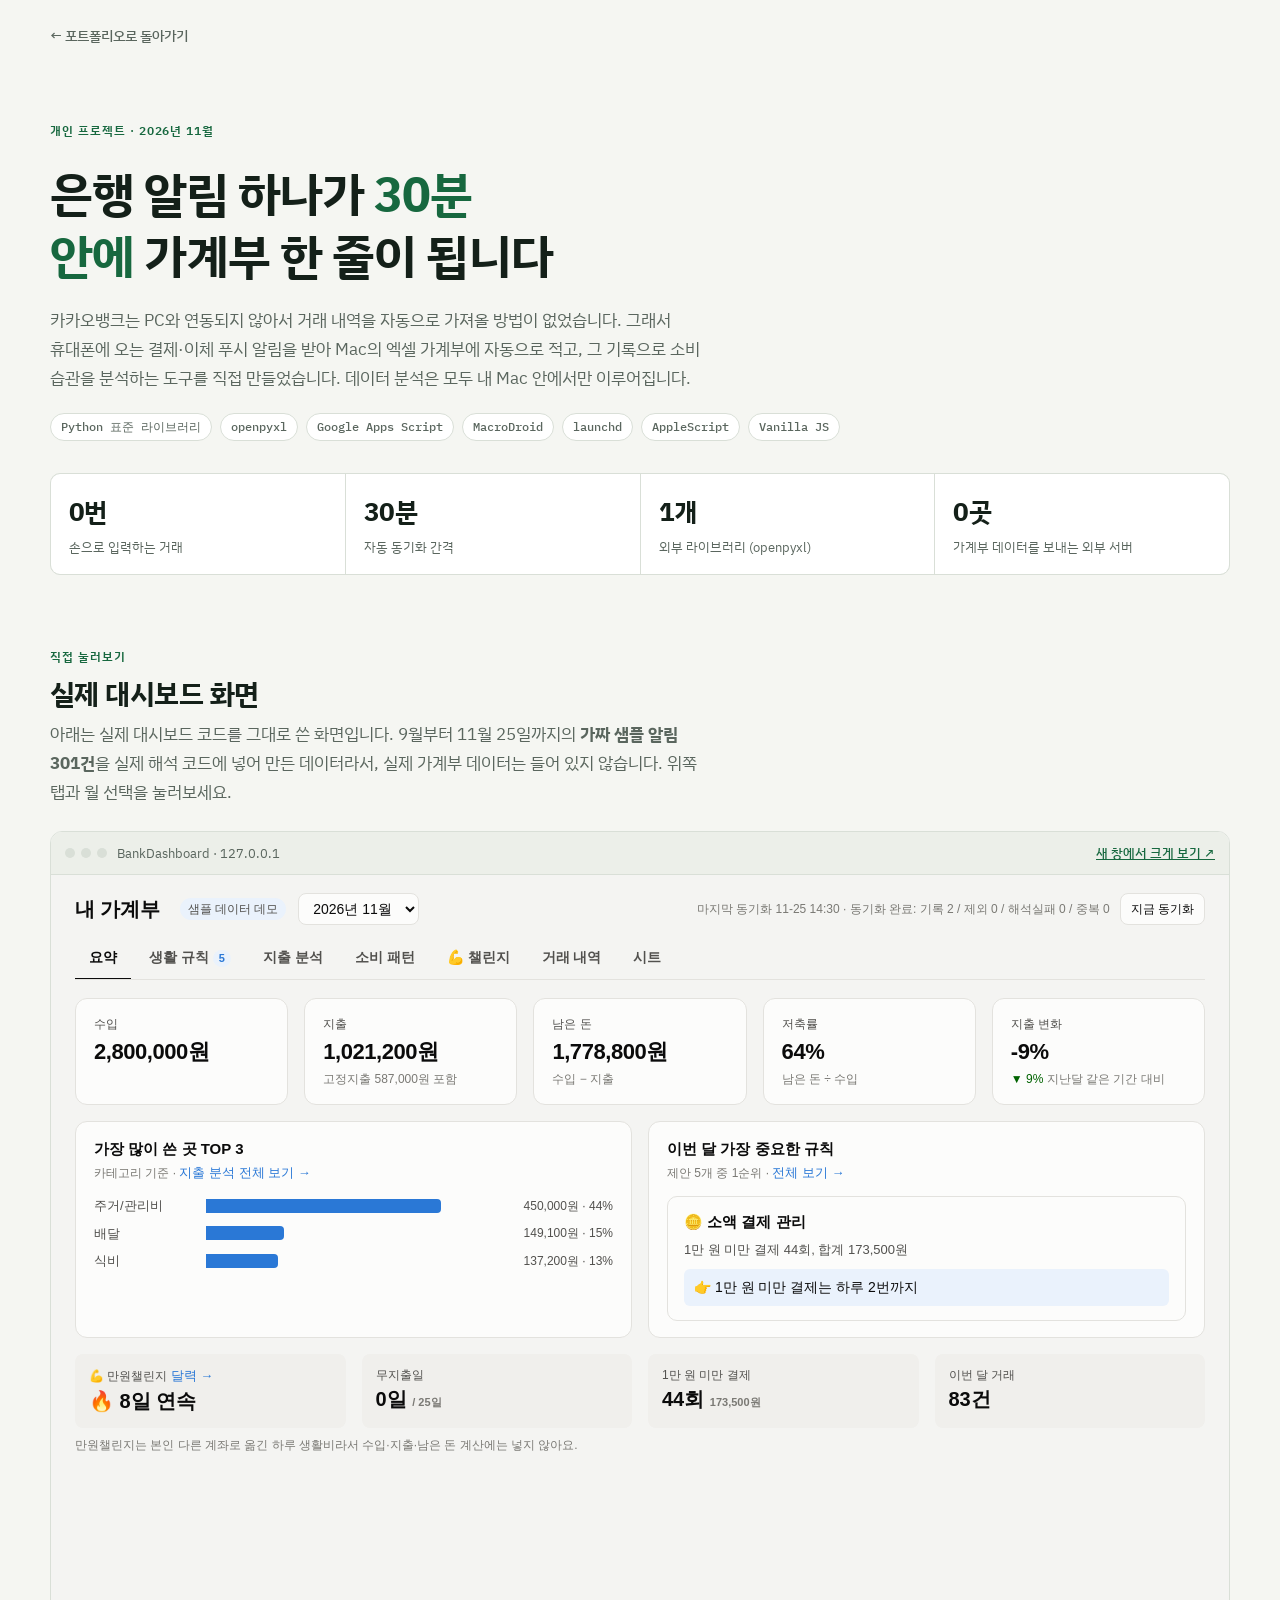
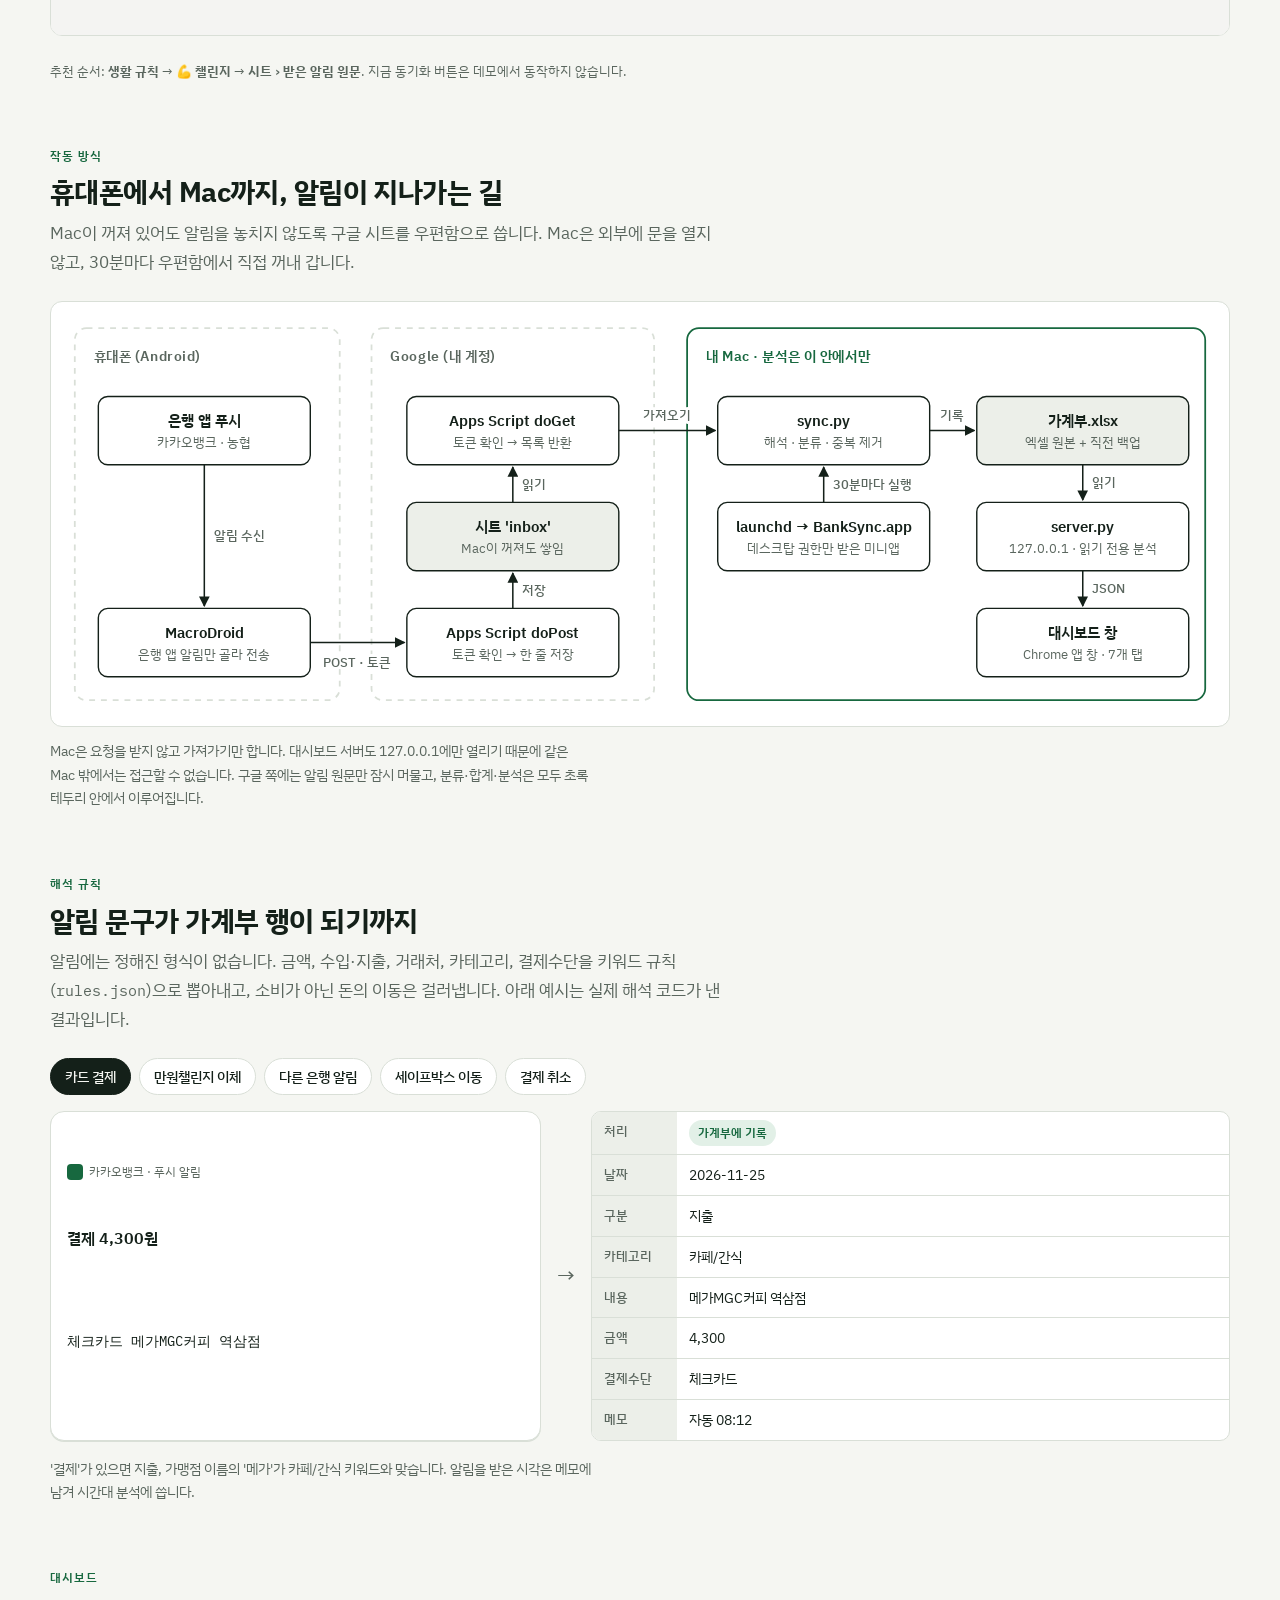
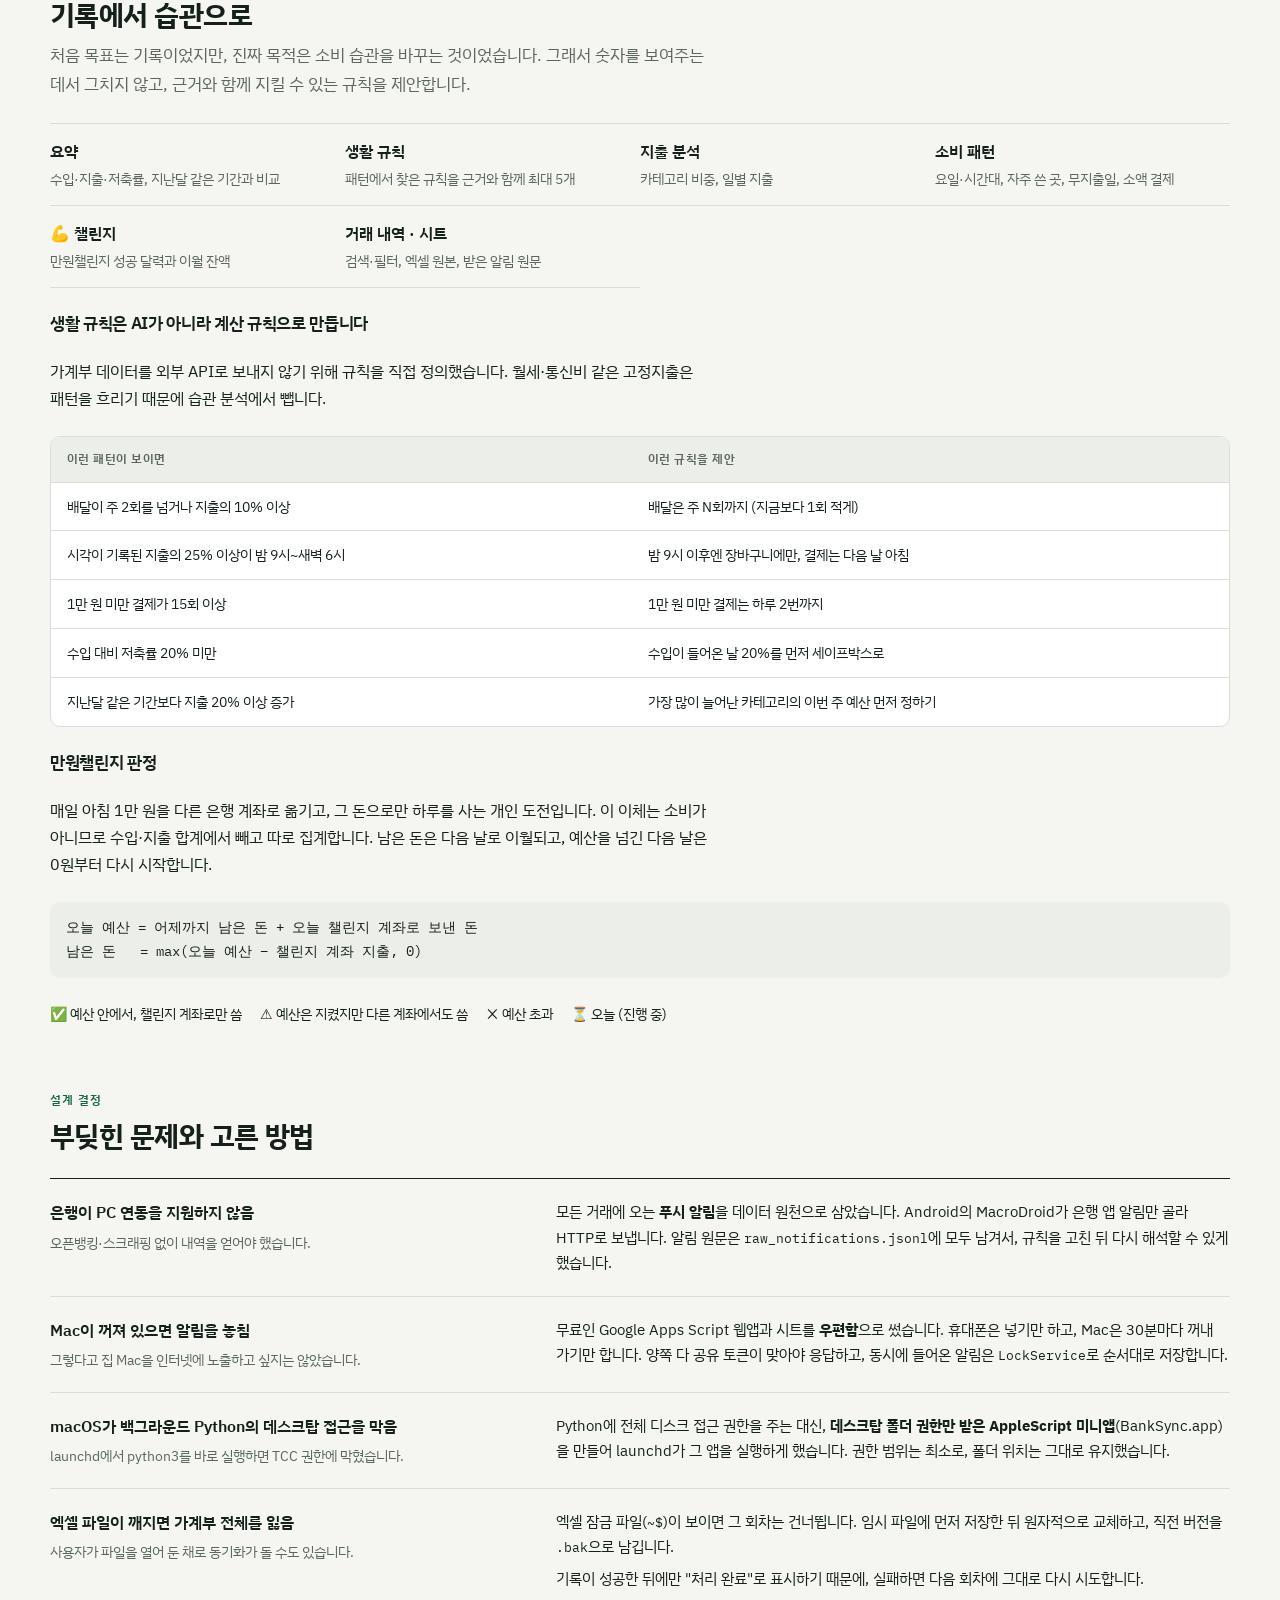
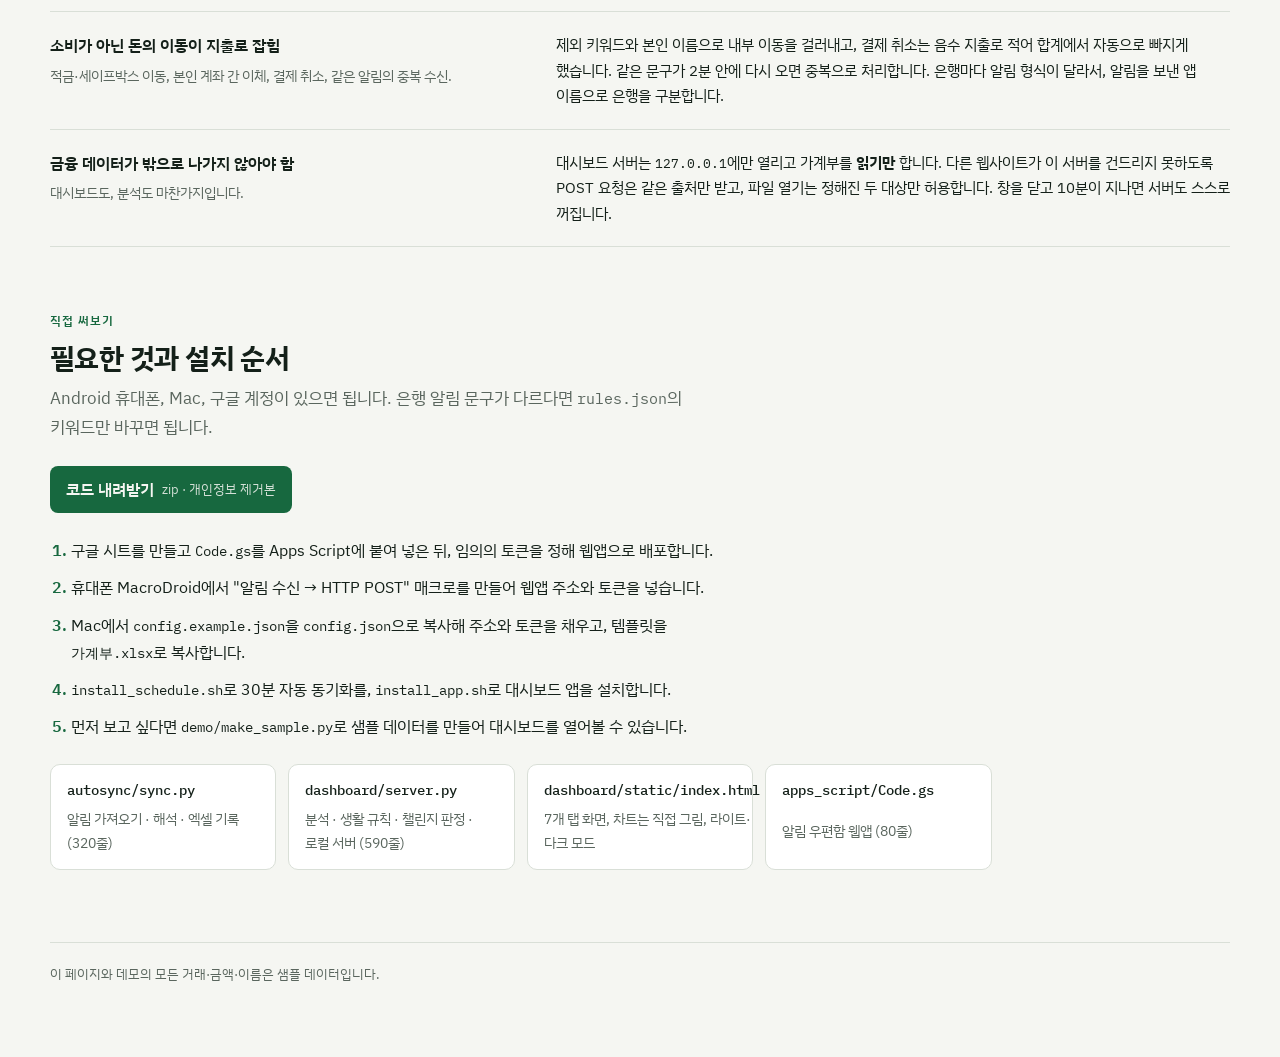
<file: bank-ledger/index.html>
<!doctype html>
<html lang="ko">
<head>
<meta charset="utf-8">
<meta name="viewport" content="width=device-width, initial-scale=1, viewport-fit=cover">
<meta name="description" content="은행 푸시 알림을 Mac의 엑셀 가계부로 자동 기록하고 소비 습관을 분석하는 개인 프로젝트">
<link rel="icon" href="../images/bank-ledger-icon.png">
<title>알림 가계부 자동화</title>

<meta name="claude:viewport-fit-sides" content="cover">
<link rel="preconnect" href="https://fonts.googleapis.com">
<link rel="preconnect" href="https://fonts.gstatic.com" crossorigin>
<link rel="stylesheet" href="https://fonts.googleapis.com/css2?family=IBM+Plex+Mono:wght@400;500&family=IBM+Plex+Sans+KR:wght@400;500;600;700&display=swap">
<style>
  /* 레이아웃: 한 줄 읽기 폭의 본문 + 넓게 펼치는 데모·다이어그램. 알림 원문(모노)과 가계부 행(표)의 대비가 이 페이지의 시각 언어 */
  :root {
    --bg: #f5f6f2;
    --surface: #ffffff;
    --sunk: #ecefe9;
    --ink: #142019;
    --muted: #5a665e;
    --line: #d9dfd7;
    --accent: #17683f;
    --accent-soft: #e2f0e7;
    --warn: #8a5a00;
    --warn-soft: #fbf0d6;
    --bad: #a12a2a;
    --font-body: "IBM Plex Sans KR", "Apple SD Gothic Neo", "Malgun Gothic", system-ui, sans-serif;
    --font-mono: "IBM Plex Mono", ui-monospace, "SF Mono", Menlo, monospace;
    --measure: 68ch;
    --wide: 1180px;
  }
  @media (prefers-color-scheme: dark) {
    :root:not([data-theme="light"]) {
      --bg: #0e1310; --surface: #161d19; --sunk: #1c2520; --ink: #e6ede8; --muted: #9aa8a0;
      --line: #2a352f; --accent: #5cc48c; --accent-soft: #173326; --warn: #f0c060; --warn-soft: #33290f; --bad: #ff8a8a;
      color-scheme: dark;
    }
  }
  :root[data-theme="dark"] {
    --bg: #0e1310; --surface: #161d19; --sunk: #1c2520; --ink: #e6ede8; --muted: #9aa8a0;
    --line: #2a352f; --accent: #5cc48c; --accent-soft: #173326; --warn: #f0c060; --warn-soft: #33290f; --bad: #ff8a8a;
    color-scheme: dark;
  }
  * { box-sizing: border-box; }
  body {
    background: var(--bg); color: var(--ink);
    font: 16px/1.7 var(--font-body);
    -webkit-font-smoothing: antialiased;
    word-break: keep-all; overflow-wrap: break-word;
    padding-left: max(16px, env(safe-area-inset-left, 0px));
    padding-right: max(16px, env(safe-area-inset-right, 0px));
    padding-block: 0 72px;
  }
  .col { max-width: var(--wide); margin: 0 auto; }
  .prose { max-width: var(--measure); }
  h1, h2, h3 { text-wrap: balance; letter-spacing: -0.02em; line-height: 1.3; margin: 0; }
  h2 { font-size: clamp(22px, 3vw, 28px); font-weight: 700; }
  h3 { font-size: 17px; font-weight: 600; }
  p { margin: 0; }
  a { color: var(--accent); }
  a:focus-visible, button:focus-visible { outline: 2px solid var(--accent); outline-offset: 2px; border-radius: 4px; }
  code, .mono { font-family: var(--font-mono); font-size: 0.88em; }
  .eyebrow { font-size: 12px; font-weight: 600; letter-spacing: 0.08em; color: var(--accent); }
  section { display: grid; gap: 24px; padding-block: 64px 0; }
  .lead { font-size: 17px; color: var(--muted); }

  /* 머리 */
  .hero { display: grid; gap: 20px; padding-block: 72px 8px; }
  .hero h1 { font-size: clamp(30px, 5vw, 48px); font-weight: 700; max-width: 18ch; }
  .hero h1 em { font-style: normal; color: var(--accent); }
  .tags { display: flex; flex-wrap: wrap; gap: 8px; }
  .tag { font: 500 12px/1 var(--font-mono); padding: 7px 10px; border: 1px solid var(--line); border-radius: 999px; color: var(--muted); background: var(--surface); }
  .facts { display: grid; grid-template-columns: repeat(4, minmax(0, 1fr)); gap: 1px; background: var(--line); border: 1px solid var(--line); border-radius: 10px; overflow: hidden; margin-top: 12px; }
  .fact { background: var(--surface); padding: 16px 18px; display: grid; gap: 2px; }
  .fact b { font-size: 26px; font-weight: 700; font-variant-numeric: tabular-nums; letter-spacing: -0.02em; }
  .fact span { font-size: 13px; color: var(--muted); }
  @media (max-width: 720px) { .facts { grid-template-columns: repeat(2, minmax(0, 1fr)); } }

  /* 데모 */
  .demo { border: 1px solid var(--line); border-radius: 12px; overflow: hidden; background: var(--surface); }
  .demo-bar { display: flex; align-items: center; gap: 10px; padding: 10px 14px; border-bottom: 1px solid var(--line); background: var(--sunk); font-size: 13px; color: var(--muted); flex-wrap: wrap; }
  .demo-bar .dots { display: flex; gap: 6px; }
  .demo-bar .dots i { width: 10px; height: 10px; border-radius: 50%; background: var(--line); display: block; }
  .demo-bar a { margin-left: auto; font-weight: 500; }
  .demo iframe { display: block; width: 100%; height: 760px; border: 0; background: var(--bg); }
  @media (max-width: 720px) { .demo iframe { height: 640px; } }
  .note { font-size: 13px; color: var(--muted); }

  /* 다이어그램 */
  figure { margin: 0; display: grid; gap: 12px; }
  .diagram { overflow-x: auto; border: 1px solid var(--line); border-radius: 12px; background: var(--surface); padding: 12px; }
  .diagram svg { display: block; width: 100%; min-width: 760px; height: auto; color: var(--ink); }
  figcaption { font-size: 14px; color: var(--muted); max-width: var(--measure); }
  .zone { fill: none; stroke: var(--line); stroke-width: 1.5; stroke-dasharray: 5 5; }
  .zone.mine { stroke: var(--accent); stroke-dasharray: none; }
  .zlabel { font: 600 12px var(--font-body); fill: var(--muted); letter-spacing: 0.04em; }
  .zlabel.mine { fill: var(--accent); }
  .box { fill: var(--surface); stroke: currentColor; stroke-width: 1.2; }
  .box.store { fill: var(--sunk); }
  .bt { font: 600 13px var(--font-body); fill: currentColor; }
  .bs { font: 400 11px var(--font-body); fill: var(--muted); }
  .edge { stroke: currentColor; stroke-width: 1.3; fill: none; }
  .el { font: 500 11px var(--font-body); fill: var(--muted); paint-order: stroke; stroke: var(--surface); stroke-width: 5px; stroke-linejoin: round; }
  .arrowhead { fill: currentColor; }

  /* 알림 → 가계부 행 */
  .parse { display: grid; gap: 16px; }
  .chips { display: flex; flex-wrap: wrap; gap: 8px; }
  .chip { font: 500 14px var(--font-body); padding: 8px 14px; border-radius: 999px; border: 1px solid var(--line); background: var(--surface); color: var(--ink); cursor: pointer; }
  .chip[aria-pressed="true"] { background: var(--ink); color: var(--bg); border-color: var(--ink); }
  .pair { display: grid; grid-template-columns: minmax(0, 1fr) auto minmax(0, 1.3fr); gap: 16px; align-items: stretch; }
  .pair .arrow { align-self: center; font-size: 22px; color: var(--muted); }
  @media (max-width: 760px) { .pair { grid-template-columns: minmax(0, 1fr); } .pair .arrow { transform: rotate(90deg); justify-self: center; } }
  .notif { background: var(--surface); border: 1px solid var(--line); border-radius: 14px; padding: 14px 16px; display: grid; gap: 6px; box-shadow: 0 1px 0 var(--line); }
  .notif .app { font-size: 12px; color: var(--muted); display: flex; gap: 6px; align-items: center; }
  .notif .app i { width: 16px; height: 16px; border-radius: 4px; background: var(--accent); display: inline-block; }
  .notif .t { font-weight: 600; }
  .notif .x { font-family: var(--font-mono); font-size: 13.5px; white-space: pre-wrap; word-break: break-all; }
  .row { border: 1px solid var(--line); border-radius: 10px; overflow: hidden; background: var(--surface); }
  .row table { width: 100%; border-collapse: collapse; font-size: 14px; }
  .row th, .row td { text-align: left; padding: 8px 12px; border-bottom: 1px solid var(--line); vertical-align: top; }
  .row tr:last-child th, .row tr:last-child td { border-bottom: 0; }
  .row th { width: 6.5em; font-weight: 500; color: var(--muted); background: var(--sunk); font-size: 13px; }
  .row td { font-variant-numeric: tabular-nums; }
  .status { display: inline-block; font-size: 12px; font-weight: 600; padding: 3px 9px; border-radius: 999px; }
  .status.ok { background: var(--accent-soft); color: var(--accent); }
  .status.skip { background: var(--warn-soft); color: var(--warn); }
  .why { font-size: 14px; color: var(--muted); }

  /* 화면 구성 */
  .tabs-list { display: grid; grid-template-columns: repeat(auto-fill, minmax(240px, 1fr)); gap: 0; border-top: 1px solid var(--line); }
  .tabs-list div { padding: 14px 16px 14px 0; border-bottom: 1px solid var(--line); display: grid; gap: 2px; }
  .tabs-list b { font-weight: 600; }
  .tabs-list span { font-size: 14px; color: var(--muted); }
  .rule-eg { display: grid; gap: 0; border: 1px solid var(--line); border-radius: 10px; overflow: hidden; background: var(--surface); }
  .rule-eg > div { display: grid; grid-template-columns: minmax(0, 1fr) minmax(0, 1fr); gap: 16px; padding: 12px 16px; border-bottom: 1px solid var(--line); font-size: 14px; }
  .rule-eg > div:last-child { border-bottom: 0; }
  .rule-eg .h { background: var(--sunk); font-size: 12px; font-weight: 600; color: var(--muted); letter-spacing: 0.04em; }
  @media (max-width: 600px) { .rule-eg > div { grid-template-columns: minmax(0, 1fr); gap: 4px; } }

  /* 챌린지 공식 */
  .formula { font-family: var(--font-mono); font-size: 14px; background: var(--sunk); border-radius: 10px; padding: 14px 16px; overflow-x: auto; white-space: pre; }
  .legend { display: flex; flex-wrap: wrap; gap: 8px 18px; font-size: 14px; }

  /* 설계 결정 */
  .decisions { display: grid; gap: 0; border-top: 1px solid var(--ink); }
  .decision { display: grid; grid-template-columns: minmax(0, 1fr) minmax(0, 1.4fr); gap: 24px; padding: 20px 0; border-bottom: 1px solid var(--line); }
  .decision .q { font-weight: 600; }
  .decision .q small { display: block; font-weight: 400; font-size: 14px; color: var(--muted); margin-top: 4px; }
  .decision .a { font-size: 15px; display: grid; gap: 6px; }
  @media (max-width: 720px) { .decision { grid-template-columns: minmax(0, 1fr); gap: 8px; } }

  /* 설치 */
  ol.steps { margin: 0; padding-left: 1.3em; display: grid; gap: 10px; }
  ol.steps li::marker { font-weight: 600; color: var(--accent); }
  .stack { display: grid; grid-template-columns: repeat(auto-fill, minmax(220px, 1fr)); gap: 12px; }
  .stack div { border: 1px solid var(--line); border-radius: 10px; padding: 14px 16px; background: var(--surface); display: grid; gap: 4px; }
  .stack b { font-family: var(--font-mono); font-size: 14px; font-weight: 500; }
  .stack span { font-size: 14px; color: var(--muted); }
  footer { margin-top: 72px; padding-top: 20px; border-top: 1px solid var(--line); font-size: 13px; color: var(--muted); display: grid; gap: 4px; }
  @media (prefers-reduced-motion: no-preference) { .chip { transition: background 0.15s, color 0.15s; } }
</style>
<style>
  body { margin: 0; }
  .back { display: inline-flex; gap: 6px; align-items: center; margin-top: 24px; font-size: 14px; font-weight: 500; color: var(--muted); text-decoration: none; }
  .back:hover { color: var(--accent); }
  .dl { display: inline-flex; align-items: center; gap: 8px; justify-self: start; padding: 10px 16px; border-radius: 8px;
        background: var(--accent); color: var(--bg); font-weight: 600; text-decoration: none; }
  .dl small { font-weight: 400; opacity: 0.85; }
</style>
</head>
<body>

<div class="col">
  <a class="back" href="../">← 포트폴리오로 돌아가기</a>

  <header class="hero">
    <div class="eyebrow">개인 프로젝트 · 2026년 11월</div>
    <h1>은행 알림 하나가 <em>30분 안에</em> 가계부 한 줄이 됩니다</h1>
    <p class="lead prose">카카오뱅크는 PC와 연동되지 않아서 거래 내역을 자동으로 가져올 방법이 없었습니다. 그래서 휴대폰에 오는 결제·이체 푸시 알림을 받아 Mac의 엑셀 가계부에 자동으로 적고, 그 기록으로 소비 습관을 분석하는 도구를 직접 만들었습니다. 데이터 분석은 모두 내 Mac 안에서만 이루어집니다.</p>
    <div class="tags">
      <span class="tag">Python 표준 라이브러리</span><span class="tag">openpyxl</span><span class="tag">Google Apps Script</span>
      <span class="tag">MacroDroid</span><span class="tag">launchd</span><span class="tag">AppleScript</span><span class="tag">Vanilla JS</span>
    </div>
    <div class="facts">
      <div class="fact"><b>0번</b><span>손으로 입력하는 거래</span></div>
      <div class="fact"><b>30분</b><span>자동 동기화 간격</span></div>
      <div class="fact"><b>1개</b><span>외부 라이브러리 (openpyxl)</span></div>
      <div class="fact"><b>0곳</b><span>가계부 데이터를 보내는 외부 서버</span></div>
    </div>
  </header>

  <section id="demo" aria-labelledby="demo-h">
    <div class="prose" style="display:grid;gap:8px">
      <div class="eyebrow">직접 눌러보기</div>
      <h2 id="demo-h">실제 대시보드 화면</h2>
      <p class="lead">아래는 실제 대시보드 코드를 그대로 쓴 화면입니다. 9월부터 11월 25일까지의 <b>가짜 샘플 알림 301건</b>을 실제 해석 코드에 넣어 만든 데이터라서, 실제 가계부 데이터는 들어 있지 않습니다. 위쪽 탭과 월 선택을 눌러보세요.</p>
    </div>
    <div class="demo">
      <div class="demo-bar"><span class="dots" aria-hidden="true"><i></i><i></i><i></i></span><span>BankDashboard · 127.0.0.1</span><a href="demo.html" target="_blank" rel="noopener">새 창에서 크게 보기 ↗</a></div>
      <iframe src="demo.html" title="가계부 대시보드 데모 (샘플 데이터)" loading="lazy"></iframe>
    </div>
    <p class="note">추천 순서: <b>생활 규칙</b> → <b>💪 챌린지</b> → <b>시트 › 받은 알림 원문</b>. 지금 동기화 버튼은 데모에서 동작하지 않습니다.</p>
  </section>

  <section id="flow" aria-labelledby="flow-h">
    <div class="prose" style="display:grid;gap:8px">
      <div class="eyebrow">작동 방식</div>
      <h2 id="flow-h">휴대폰에서 Mac까지, 알림이 지나가는 길</h2>
      <p class="lead">Mac이 꺼져 있어도 알림을 놓치지 않도록 구글 시트를 우편함으로 씁니다. Mac은 외부에 문을 열지 않고, 30분마다 우편함에서 직접 꺼내 갑니다.</p>
    </div>
    <figure>
      <div class="diagram">
        <svg viewBox="0 0 980 340" role="img" aria-label="은행 앱 푸시 알림을 MacroDroid가 토큰과 함께 Apps Script로 보내 구글 시트에 쌓고, Mac의 sync.py가 30분마다 가져와 해석해 가계부.xlsx에 기록하면, 127.0.0.1 서버가 읽어 대시보드 창에 보여준다.">
          <defs>
            <marker id="ah" viewBox="0 0 10 10" refX="9" refY="5" markerWidth="7" markerHeight="7" orient="auto-start-reverse">
              <path class="arrowhead" d="M0,0 L10,5 L0,10 z"/>
            </marker>
          </defs>
          <!-- 구역 -->
          <rect class="zone" x="10" y="12" width="225" height="316" rx="10"/>
          <rect class="zone" x="262" y="12" width="240" height="316" rx="10"/>
          <rect class="zone mine" x="530" y="12" width="440" height="316" rx="10"/>
          <text class="zlabel" x="26" y="40">휴대폰 (Android)</text>
          <text class="zlabel" x="278" y="40">Google (내 계정)</text>
          <text class="zlabel mine" x="546" y="40">내 Mac · 분석은 이 안에서만</text>

          <!-- 휴대폰 -->
          <rect class="box" x="30" y="70" width="180" height="58" rx="8"/>
          <text class="bt" x="120" y="95" text-anchor="middle">은행 앱 푸시</text>
          <text class="bs" x="120" y="113" text-anchor="middle">카카오뱅크 · 농협</text>
          <rect class="box" x="30" y="250" width="180" height="58" rx="8"/>
          <text class="bt" x="120" y="275" text-anchor="middle">MacroDroid</text>
          <text class="bs" x="120" y="293" text-anchor="middle">은행 앱 알림만 골라 전송</text>
          <line class="edge" x1="120" y1="128" x2="120" y2="248" marker-end="url(#ah)"/>
          <text class="el" x="128" y="192">알림 수신</text>

          <!-- 구글 -->
          <rect class="box" x="292" y="250" width="180" height="58" rx="8"/>
          <text class="bt" x="382" y="275" text-anchor="middle">Apps Script doPost</text>
          <text class="bs" x="382" y="293" text-anchor="middle">토큰 확인 → 한 줄 저장</text>
          <rect class="box store" x="292" y="160" width="180" height="58" rx="8"/>
          <text class="bt" x="382" y="185" text-anchor="middle">시트 'inbox'</text>
          <text class="bs" x="382" y="203" text-anchor="middle">Mac이 꺼져도 쌓임</text>
          <rect class="box" x="292" y="70" width="180" height="58" rx="8"/>
          <text class="bt" x="382" y="95" text-anchor="middle">Apps Script doGet</text>
          <text class="bs" x="382" y="113" text-anchor="middle">토큰 확인 → 목록 반환</text>
          <line class="edge" x1="210" y1="279" x2="290" y2="279" marker-end="url(#ah)"/>
          <text class="el" x="250" y="300" text-anchor="middle">POST · 토큰</text>
          <line class="edge" x1="382" y1="250" x2="382" y2="220" marker-end="url(#ah)"/>
          <text class="el" x="390" y="239">저장</text>
          <line class="edge" x1="382" y1="160" x2="382" y2="130" marker-end="url(#ah)"/>
          <text class="el" x="390" y="149">읽기</text>

          <!-- Mac -->
          <rect class="box" x="556" y="70" width="180" height="58" rx="8"/>
          <text class="bt" x="646" y="95" text-anchor="middle">sync.py</text>
          <text class="bs" x="646" y="113" text-anchor="middle">해석 · 분류 · 중복 제거</text>
          <rect class="box" x="556" y="160" width="180" height="58" rx="8"/>
          <text class="bt" x="646" y="185" text-anchor="middle">launchd → BankSync.app</text>
          <text class="bs" x="646" y="203" text-anchor="middle">데스크탑 권한만 받은 미니앱</text>
          <rect class="box store" x="776" y="70" width="180" height="58" rx="8"/>
          <text class="bt" x="866" y="95" text-anchor="middle">가계부.xlsx</text>
          <text class="bs" x="866" y="113" text-anchor="middle">엑셀 원본 + 직전 백업</text>
          <rect class="box" x="776" y="160" width="180" height="58" rx="8"/>
          <text class="bt" x="866" y="185" text-anchor="middle">server.py</text>
          <text class="bs" x="866" y="203" text-anchor="middle">127.0.0.1 · 읽기 전용 분석</text>
          <rect class="box" x="776" y="250" width="180" height="58" rx="8"/>
          <text class="bt" x="866" y="275" text-anchor="middle">대시보드 창</text>
          <text class="bs" x="866" y="293" text-anchor="middle">Chrome 앱 창 · 7개 탭</text>
          <line class="edge" x1="472" y1="99" x2="554" y2="99" marker-end="url(#ah)"/>
          <text class="el" x="513" y="90" text-anchor="middle">가져오기</text>
          <line class="edge" x1="646" y1="160" x2="646" y2="130" marker-end="url(#ah)"/>
          <text class="el" x="654" y="149">30분마다 실행</text>
          <line class="edge" x1="736" y1="99" x2="774" y2="99" marker-end="url(#ah)"/>
          <text class="el" x="755" y="90" text-anchor="middle">기록</text>
          <line class="edge" x1="866" y1="128" x2="866" y2="158" marker-end="url(#ah)"/>
          <text class="el" x="874" y="147">읽기</text>
          <line class="edge" x1="866" y1="218" x2="866" y2="248" marker-end="url(#ah)"/>
          <text class="el" x="874" y="237">JSON</text>
        </svg>
      </div>
      <figcaption>Mac은 요청을 받지 않고 가져가기만 합니다. 대시보드 서버도 127.0.0.1에만 열리기 때문에 같은 Mac 밖에서는 접근할 수 없습니다. 구글 쪽에는 알림 원문만 잠시 머물고, 분류·합계·분석은 모두 초록 테두리 안에서 이루어집니다.</figcaption>
    </figure>
  </section>

  <section id="parse" aria-labelledby="parse-h">
    <div class="prose" style="display:grid;gap:8px">
      <div class="eyebrow">해석 규칙</div>
      <h2 id="parse-h">알림 문구가 가계부 행이 되기까지</h2>
      <p class="lead">알림에는 정해진 형식이 없습니다. 금액, 수입·지출, 거래처, 카테고리, 결제수단을 키워드 규칙(<code>rules.json</code>)으로 뽑아내고, 소비가 아닌 돈의 이동은 걸러냅니다. 아래 예시는 실제 해석 코드가 낸 결과입니다.</p>
    </div>
    <div class="parse">
      <div class="chips" role="group" aria-label="예시 알림 고르기" id="chips"></div>
      <div class="pair">
        <div class="notif" id="notif" aria-live="polite"></div>
        <div class="arrow" aria-hidden="true">→</div>
        <div class="row" id="row"></div>
      </div>
      <p class="why prose" id="why"></p>
    </div>
  </section>

  <section id="screens" aria-labelledby="screens-h">
    <div class="prose" style="display:grid;gap:8px">
      <div class="eyebrow">대시보드</div>
      <h2 id="screens-h">기록에서 습관으로</h2>
      <p class="lead">처음 목표는 기록이었지만, 진짜 목적은 소비 습관을 바꾸는 것이었습니다. 그래서 숫자를 보여주는 데서 그치지 않고, 근거와 함께 지킬 수 있는 규칙을 제안합니다.</p>
    </div>
    <div class="tabs-list">
      <div><b>요약</b><span>수입·지출·저축률, 지난달 같은 기간과 비교</span></div>
      <div><b>생활 규칙</b><span>패턴에서 찾은 규칙을 근거와 함께 최대 5개</span></div>
      <div><b>지출 분석</b><span>카테고리 비중, 일별 지출</span></div>
      <div><b>소비 패턴</b><span>요일·시간대, 자주 쓴 곳, 무지출일, 소액 결제</span></div>
      <div><b>💪 챌린지</b><span>만원챌린지 성공 달력과 이월 잔액</span></div>
      <div><b>거래 내역 · 시트</b><span>검색·필터, 엑셀 원본, 받은 알림 원문</span></div>
    </div>
    <h3>생활 규칙은 AI가 아니라 계산 규칙으로 만듭니다</h3>
    <p class="prose">가계부 데이터를 외부 API로 보내지 않기 위해 규칙을 직접 정의했습니다. 월세·통신비 같은 고정지출은 패턴을 흐리기 때문에 습관 분석에서 뺍니다.</p>
    <div class="rule-eg">
      <div class="h"><span>이런 패턴이 보이면</span><span>이런 규칙을 제안</span></div>
      <div><span>배달이 주 2회를 넘거나 지출의 10% 이상</span><span>배달은 주 N회까지 (지금보다 1회 적게)</span></div>
      <div><span>시각이 기록된 지출의 25% 이상이 밤 9시~새벽 6시</span><span>밤 9시 이후엔 장바구니에만, 결제는 다음 날 아침</span></div>
      <div><span>1만 원 미만 결제가 15회 이상</span><span>1만 원 미만 결제는 하루 2번까지</span></div>
      <div><span>수입 대비 저축률 20% 미만</span><span>수입이 들어온 날 20%를 먼저 세이프박스로</span></div>
      <div><span>지난달 같은 기간보다 지출 20% 이상 증가</span><span>가장 많이 늘어난 카테고리의 이번 주 예산 먼저 정하기</span></div>
    </div>

    <h3>만원챌린지 판정</h3>
    <p class="prose">매일 아침 1만 원을 다른 은행 계좌로 옮기고, 그 돈으로만 하루를 사는 개인 도전입니다. 이 이체는 소비가 아니므로 수입·지출 합계에서 빼고 따로 집계합니다. 남은 돈은 다음 날로 이월되고, 예산을 넘긴 다음 날은 0원부터 다시 시작합니다.</p>
    <div class="formula">오늘 예산 = 어제까지 남은 돈 + 오늘 챌린지 계좌로 보낸 돈
남은 돈   = max(오늘 예산 − 챌린지 계좌 지출, 0)</div>
    <div class="legend"><span>✅ 예산 안에서, 챌린지 계좌로만 씀</span><span>⚠️ 예산은 지켰지만 다른 계좌에서도 씀</span><span>❌ 예산 초과</span><span>⏳ 오늘 (진행 중)</span></div>
  </section>

  <section id="decisions" aria-labelledby="dec-h">
    <div class="prose" style="display:grid;gap:8px">
      <div class="eyebrow">설계 결정</div>
      <h2 id="dec-h">부딪힌 문제와 고른 방법</h2>
    </div>
    <div class="decisions">
      <div class="decision">
        <div class="q">은행이 PC 연동을 지원하지 않음<small>오픈뱅킹·스크래핑 없이 내역을 얻어야 했습니다.</small></div>
        <div class="a"><p>모든 거래에 오는 <b>푸시 알림</b>을 데이터 원천으로 삼았습니다. Android의 MacroDroid가 은행 앱 알림만 골라 HTTP로 보냅니다. 알림 원문은 <code>raw_notifications.jsonl</code>에 모두 남겨서, 규칙을 고친 뒤 다시 해석할 수 있게 했습니다.</p></div>
      </div>
      <div class="decision">
        <div class="q">Mac이 꺼져 있으면 알림을 놓침<small>그렇다고 집 Mac을 인터넷에 노출하고 싶지는 않았습니다.</small></div>
        <div class="a"><p>무료인 Google Apps Script 웹앱과 시트를 <b>우편함</b>으로 썼습니다. 휴대폰은 넣기만 하고, Mac은 30분마다 꺼내 가기만 합니다. 양쪽 다 공유 토큰이 맞아야 응답하고, 동시에 들어온 알림은 <code>LockService</code>로 순서대로 저장합니다.</p></div>
      </div>
      <div class="decision">
        <div class="q">macOS가 백그라운드 Python의 데스크탑 접근을 막음<small>launchd에서 python3를 바로 실행하면 TCC 권한에 막혔습니다.</small></div>
        <div class="a"><p>Python에 전체 디스크 접근 권한을 주는 대신, <b>데스크탑 폴더 권한만 받은 AppleScript 미니앱</b>(BankSync.app)을 만들어 launchd가 그 앱을 실행하게 했습니다. 권한 범위는 최소로, 폴더 위치는 그대로 유지했습니다.</p></div>
      </div>
      <div class="decision">
        <div class="q">엑셀 파일이 깨지면 가계부 전체를 잃음<small>사용자가 파일을 열어 둔 채로 동기화가 돌 수도 있습니다.</small></div>
        <div class="a">
          <p>엑셀 잠금 파일(<code>~$</code>)이 보이면 그 회차는 건너뜁니다. 임시 파일에 먼저 저장한 뒤 원자적으로 교체하고, 직전 버전을 <code>.bak</code>으로 남깁니다.</p>
          <p>기록이 성공한 뒤에만 "처리 완료"로 표시하기 때문에, 실패하면 다음 회차에 그대로 다시 시도합니다.</p>
        </div>
      </div>
      <div class="decision">
        <div class="q">소비가 아닌 돈의 이동이 지출로 잡힘<small>적금·세이프박스 이동, 본인 계좌 간 이체, 결제 취소, 같은 알림의 중복 수신.</small></div>
        <div class="a"><p>제외 키워드와 본인 이름으로 내부 이동을 걸러내고, 결제 취소는 음수 지출로 적어 합계에서 자동으로 빠지게 했습니다. 같은 문구가 2분 안에 다시 오면 중복으로 처리합니다. 은행마다 알림 형식이 달라서, 알림을 보낸 앱 이름으로 은행을 구분합니다.</p></div>
      </div>
      <div class="decision">
        <div class="q">금융 데이터가 밖으로 나가지 않아야 함<small>대시보드도, 분석도 마찬가지입니다.</small></div>
        <div class="a"><p>대시보드 서버는 <code>127.0.0.1</code>에만 열리고 가계부를 <b>읽기만</b> 합니다. 다른 웹사이트가 이 서버를 건드리지 못하도록 POST 요청은 같은 출처만 받고, 파일 열기는 정해진 두 대상만 허용합니다. 창을 닫고 10분이 지나면 서버도 스스로 꺼집니다.</p></div>
      </div>
    </div>
  </section>

  <section id="setup" aria-labelledby="setup-h">
    <div class="prose" style="display:grid;gap:8px">
      <div class="eyebrow">직접 써보기</div>
      <h2 id="setup-h">필요한 것과 설치 순서</h2>
      <p class="lead">Android 휴대폰, Mac, 구글 계정이 있으면 됩니다. 은행 알림 문구가 다르다면 <code>rules.json</code>의 키워드만 바꾸면 됩니다.</p>
    </div>
    <a class="dl" href="../files/bank-ledger.zip" download>코드 내려받기 <small>zip · 개인정보 제거본</small></a>
    <ol class="steps prose">
      <li>구글 시트를 만들고 <code>Code.gs</code>를 Apps Script에 붙여 넣은 뒤, 임의의 토큰을 정해 웹앱으로 배포합니다.</li>
      <li>휴대폰 MacroDroid에서 "알림 수신 → HTTP POST" 매크로를 만들어 웹앱 주소와 토큰을 넣습니다.</li>
      <li>Mac에서 <code>config.example.json</code>을 <code>config.json</code>으로 복사해 주소와 토큰을 채우고, 템플릿을 <code>가계부.xlsx</code>로 복사합니다.</li>
      <li><code>install_schedule.sh</code>로 30분 자동 동기화를, <code>install_app.sh</code>로 대시보드 앱을 설치합니다.</li>
      <li>먼저 보고 싶다면 <code>demo/make_sample.py</code>로 샘플 데이터를 만들어 대시보드를 열어볼 수 있습니다.</li>
    </ol>
    <div class="stack">
      <div><b>autosync/sync.py</b><span>알림 가져오기 · 해석 · 엑셀 기록 (320줄)</span></div>
      <div><b>dashboard/server.py</b><span>분석 · 생활 규칙 · 챌린지 판정 · 로컬 서버 (590줄)</span></div>
      <div><b>dashboard/static/index.html</b><span>7개 탭 화면, 차트는 직접 그림, 라이트·다크 모드</span></div>
      <div><b>apps_script/Code.gs</b><span>알림 우편함 웹앱 (80줄)</span></div>
    </div>
  </section>

  <footer>
    <span>이 페이지와 데모의 모든 거래·금액·이름은 샘플 데이터입니다.</span>
  </footer>
</div>

<script>
const EXAMPLES = [
  { label: "카드 결제", app: "카카오뱅크", title: "결제 4,300원", text: "체크카드 메가MGC커피 역삼점", status: "ok",
    row: { 날짜: "2026-11-25", 구분: "지출", 카테고리: "카페/간식", 내용: "메가MGC커피 역삼점", 금액: "4,300", 결제수단: "체크카드", 메모: "자동 08:12" },
    why: "'결제'가 있으면 지출, 가맹점 이름의 '메가'가 카페/간식 키워드와 맞습니다. 알림을 받은 시각은 메모에 남겨 시간대 분석에 씁니다." },
  { label: "만원챌린지 이체", app: "카카오뱅크", title: "출금 10,000원", text: "입출금통장(1234) → 만원챌린지", status: "ok",
    row: { 날짜: "2026-11-25", 구분: "챌린지", 카테고리: "만원챌린지", 내용: "만원챌린지", 금액: "10,000", 결제수단: "계좌이체", 메모: "자동 08:41" },
    why: "화살표 오른쪽이 받는 사람입니다. 챌린지 계좌로 옮긴 돈은 소비가 아니므로 '지출'이 아니라 '챌린지'로 따로 집계합니다." },
  { label: "다른 은행 알림", app: "NH스마트뱅킹", title: "입출금 알림", text: "농협 출금3,200원\n11/25 12:05 302-****-0000-00 CU 선릉역점 잔액6,800원", status: "ok",
    row: { 날짜: "2026-11-25", 구분: "지출", 카테고리: "식비", 내용: "CU 선릉역점", 금액: "3,200", 결제수단: "농협 출금", 메모: "자동 12:05 · 농협(챌린지 계좌)" },
    why: "형식이 전혀 다른 은행입니다. 잔액·날짜·가려진 계좌번호를 지운 나머지를 거래처로 쓰고, 보낸 앱 이름으로 챌린지 계좌인지 판단합니다." },
  { label: "세이프박스 이동", app: "카카오뱅크", title: "출금 300,000원", text: "입출금통장(1234) → 세이프박스", status: "skip",
    reason: "제외 · 제외 키워드",
    why: "내 돈을 내 저축 칸으로 옮긴 것이라 지출이 아닙니다. 기록하지 않고 excluded.jsonl에 이유와 함께 남깁니다." },
  { label: "결제 취소", app: "카카오뱅크", title: "결제취소 18,500원", text: "체크카드 배달의민족", status: "ok",
    row: { 날짜: "2026-11-25", 구분: "지출", 카테고리: "배달", 내용: "배달의민족", 금액: "−18,500", 결제수단: "체크카드", 메모: "자동 20:20 · 결제취소" },
    why: "취소는 음수 지출로 적습니다. 원래 결제와 더하면 0원이 되어, 따로 찾아 지우지 않아도 합계가 맞습니다." },
];
const esc = s => String(s).replace(/[&<>"']/g, c => ({ "&": "&amp;", "<": "&lt;", ">": "&gt;", '"': "&quot;", "'": "&#39;" }[c]));
const chips = document.getElementById("chips");
function show(i) {
  const e = EXAMPLES[i];
  chips.querySelectorAll("button").forEach((b, j) => b.setAttribute("aria-pressed", String(i === j)));
  document.getElementById("notif").innerHTML =
    `<div class="app"><i aria-hidden="true"></i>${esc(e.app)} · 푸시 알림</div><div class="t">${esc(e.title)}</div><div class="x">${esc(e.text)}</div>`;
  document.getElementById("row").innerHTML = e.status === "ok"
    ? `<table><tbody><tr><th>처리</th><td><span class="status ok">가계부에 기록</span></td></tr>${Object.entries(e.row).map(([k, v]) => `<tr><th>${k}</th><td>${esc(v)}</td></tr>`).join("")}</tbody></table>`
    : `<table><tbody><tr><th>처리</th><td><span class="status skip">${esc(e.reason)}</span></td></tr><tr><th>가계부</th><td>기록하지 않음</td></tr><tr><th>보관</th><td class="mono">data/excluded.jsonl</td></tr></tbody></table>`;
  document.getElementById("why").textContent = e.why;
}
EXAMPLES.forEach((e, i) => {
  const b = document.createElement("button");
  b.type = "button"; b.className = "chip"; b.id = "chip-" + i; b.textContent = e.label;
  b.addEventListener("click", () => show(i));
  chips.appendChild(b);
});
show(0);
</script>

</body>
</html>
</file>
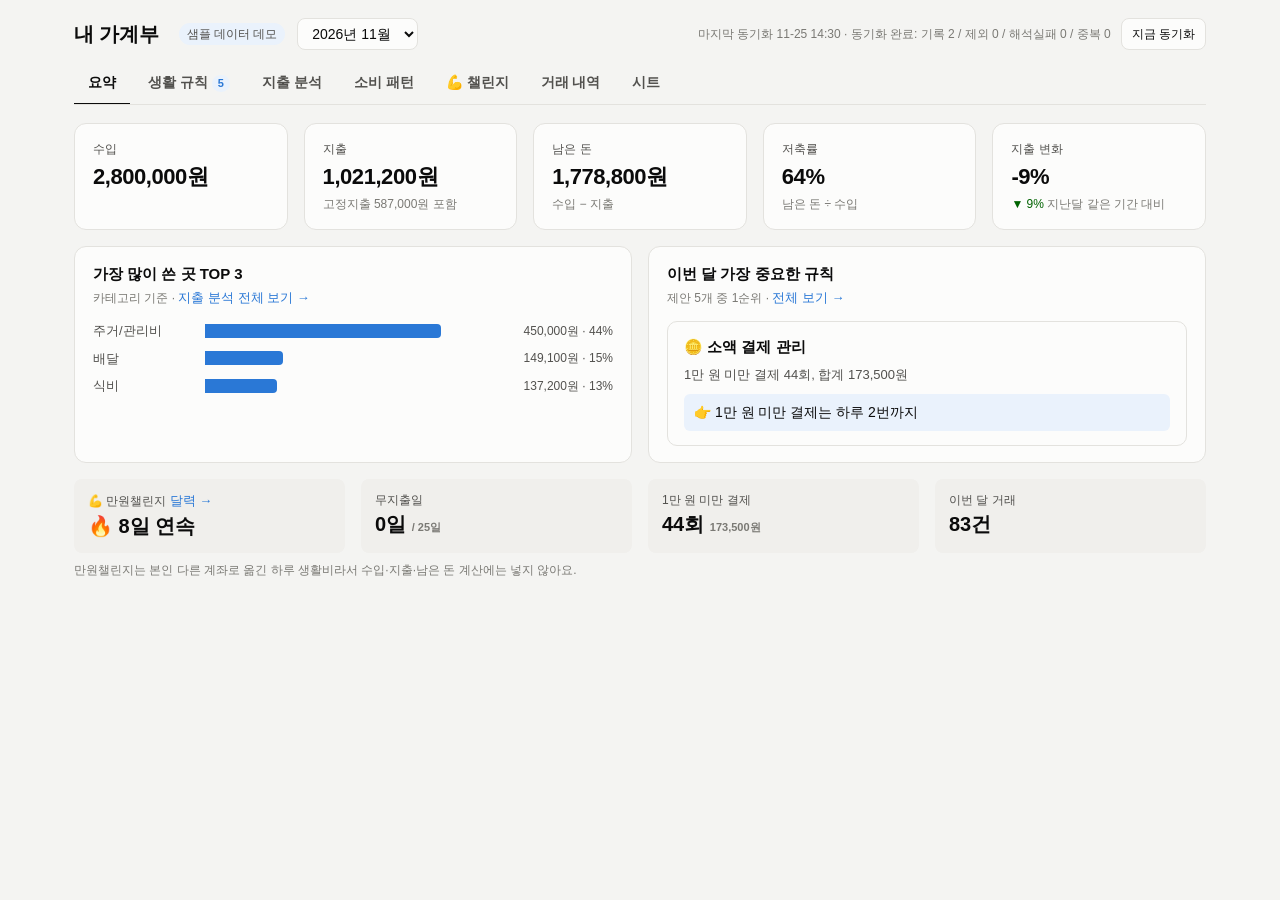
<file: bank-ledger/demo.html>
<!doctype html>
<html lang="ko">
<head>
<meta charset="utf-8">
<meta name="viewport" content="width=device-width, initial-scale=1">
<title>가계부 대시보드 데모</title>
<style>
  :root {
    color-scheme: light;
    --bg: #f4f4f2;
    --surface-1: #fcfcfb;
    --surface-2: #f0efec;
    --border: #e3e2de;
    --grid: #e9e8e4;
    --text-primary: #0b0b0b;
    --text-secondary: #52514e;
    --text-muted: #7a7974;
    --series-1: #2a78d6;
    --future: #e3e2de;
    --good: #006300;
    --bad: #b42323;
    --accent-bg: #eaf2fc;
    --tab-active: #0b0b0b;
    --ok-bg: #e4f5e4; --ok-fg: #006300;
    --half-bg: #fff3d1; --half-fg: #7a5200;
    --fail-bg: #fde6e6; --fail-fg: #b42323;
  }
  @media (prefers-color-scheme: dark) {
    :root {
      color-scheme: dark;
      --bg: #111110;
      --surface-1: #1a1a19;
      --surface-2: #232322;
      --border: #2f2f2d;
      --grid: #2a2a28;
      --text-primary: #f0efec;
      --text-secondary: #c3c2b7;
      --text-muted: #8f8e86;
      --series-1: #3987e5;
      --future: #2f2f2d;
      --good: #4cc24c;
      --bad: #ff7b7b;
      --accent-bg: #16263a;
      --tab-active: #f0efec;
      --ok-bg: #12301a; --ok-fg: #6fd46f;
      --half-bg: #33290f; --half-fg: #f5c451;
      --fail-bg: #3a1a1a; --fail-fg: #ff8a8a;
    }
  }
  * { box-sizing: border-box; }
  body {
    margin: 0; background: var(--bg); color: var(--text-primary);
    font: 14px/1.5 -apple-system, BlinkMacSystemFont, "Apple SD Gothic Neo", "Malgun Gothic", sans-serif;
    -webkit-font-smoothing: antialiased;
  }
  .wrap { max-width: 1180px; margin: 0 auto; padding: 0 24px 48px; }

  /* 상단 고정 영역: 제목 + 탭 */
  .top { position: sticky; top: 0; z-index: 5; background: var(--bg); padding-top: 18px; }
  header { display: flex; align-items: center; gap: 12px; flex-wrap: wrap; margin-bottom: 12px; }
  header h1 { font-size: 20px; margin: 0 8px 0 0; letter-spacing: -0.01em; }
  select, input, button {
    font: inherit; color: var(--text-primary); background: var(--surface-1);
    border: 1px solid var(--border); border-radius: 8px; padding: 6px 10px;
  }
  button { cursor: pointer; }
  button:hover { background: var(--surface-2); }
  button:disabled { opacity: .5; cursor: default; }
  .sync { margin-left: auto; display: flex; align-items: center; gap: 10px; color: var(--text-muted); font-size: 12px; }
  nav.tabs { display: flex; gap: 4px; border-bottom: 1px solid var(--border); overflow-x: auto; }
  nav.tabs a {
    padding: 10px 14px; color: var(--text-secondary); text-decoration: none; font-weight: 600; font-size: 14px;
    border-bottom: 2px solid transparent; margin-bottom: -1px; white-space: nowrap;
  }
  nav.tabs a:hover { color: var(--text-primary); }
  nav.tabs a.active { color: var(--tab-active); border-bottom-color: var(--tab-active); }
  nav.tabs .badge { display: inline-block; min-width: 18px; padding: 0 5px; margin-left: 4px; border-radius: 9px; background: var(--accent-bg); color: var(--series-1); font-size: 11px; text-align: center; }
  .month-hint { font-size: 12px; color: var(--text-muted); }

  main { padding-top: 18px; }
  .banner { background: var(--accent-bg); border-radius: 10px; padding: 12px 14px; margin-bottom: 16px; color: var(--text-secondary); }
  .banner b { color: var(--text-primary); }
  .grid { display: grid; gap: 16px; }
  .kpis { grid-template-columns: repeat(5, 1fr); margin-bottom: 16px; }
  .two { grid-template-columns: 1fr 1fr; }
  .card { background: var(--surface-1); border: 1px solid var(--border); border-radius: 12px; padding: 16px 18px; min-width: 0; }
  .card h2 { font-size: 15px; margin: 0 0 2px; }
  .card .sub { font-size: 12px; color: var(--text-muted); margin: 0 0 14px; }
  .kpi .label { font-size: 12px; color: var(--text-secondary); }
  .kpi .value { font-size: 22px; font-weight: 700; letter-spacing: -0.02em; margin-top: 2px; font-variant-numeric: tabular-nums; }
  .kpi .note { font-size: 12px; color: var(--text-muted); margin-top: 2px; }
  .up { color: var(--bad); } .down { color: var(--good); }
  .mt { margin-top: 16px; }
  a.more { font-size: 13px; color: var(--series-1); text-decoration: none; }
  a.more:hover { text-decoration: underline; }

  /* 생활 규칙 */
  .rules { display: grid; grid-template-columns: repeat(auto-fill, minmax(300px, 1fr)); gap: 12px; }
  .rule { border: 1px solid var(--border); border-radius: 10px; padding: 14px 16px; background: var(--surface-1); }
  .rule .t { font-weight: 700; font-size: 15px; }
  .rule .e { font-size: 13px; color: var(--text-secondary); margin: 6px 0 10px; }
  .rule .r { font-size: 14px; background: var(--accent-bg); border-radius: 6px; padding: 8px 10px; }
  .empty { color: var(--text-muted); font-size: 13px; padding: 8px 0; }
  .howto { font-size: 13px; color: var(--text-secondary); }
  .howto li { margin: 4px 0; }

  /* 가로 막대 */
  .hbars { display: grid; grid-template-columns: 100px 1fr 160px; gap: 8px 12px; align-items: center; }
  .hbars .name { font-size: 13px; color: var(--text-secondary); white-space: nowrap; overflow: hidden; text-overflow: ellipsis; }
  .hbars .track { height: 14px; }
  .hbars .bar { height: 100%; background: var(--series-1); border-radius: 0 4px 4px 0; min-width: 2px; }
  .hbars .val { font-size: 12px; color: var(--text-secondary); text-align: right; font-variant-numeric: tabular-nums; white-space: nowrap; }

  /* 세로 막대 */
  .vbars { display: flex; align-items: flex-end; gap: 2px; height: 180px; border-bottom: 1px solid var(--border); }
  .vbars .col { flex: 1; height: 100%; display: flex; align-items: flex-end; }
  .vbars .bar { width: 100%; background: var(--series-1); border-radius: 4px 4px 0 0; }
  .vbars .col.future .bar { background: var(--future); }
  .vbars .col:hover .bar { filter: brightness(1.15); }
  .xlabels { display: flex; gap: 2px; margin-top: 4px; }
  .xlabels span { flex: 1; text-align: center; font-size: 11px; color: var(--text-muted); }
  .vbars.wide, .xlabels.wide { gap: 10px; }
  .vbars.wide .col { justify-content: center; }
  .vbars.wide .bar { max-width: 48px; }
  .chart-note { font-size: 12px; color: var(--text-muted); margin-top: 8px; }

  /* 목록 */
  .list { list-style: none; margin: 0; padding: 0; }
  .list li { display: flex; justify-content: space-between; gap: 12px; padding: 8px 0; border-bottom: 1px solid var(--border); font-size: 13px; }
  .list li:last-child { border-bottom: 0; }
  .list .muted { color: var(--text-muted); }
  .stats { display: grid; grid-template-columns: repeat(3, 1fr); gap: 12px; }
  .stat { background: var(--surface-2); border-radius: 8px; padding: 12px 14px; }
  .stat .label { font-size: 12px; color: var(--text-secondary); }
  .stat .value { font-size: 20px; font-weight: 700; font-variant-numeric: tabular-nums; }

  /* 표 */
  .filters { display: flex; gap: 8px; margin-bottom: 10px; flex-wrap: wrap; align-items: center; }
  .filters input { flex: 1; min-width: 200px; }
  table { width: 100%; border-collapse: collapse; font-size: 13px; }
  th { text-align: left; font-weight: 600; color: var(--text-secondary); font-size: 12px; padding: 7px 8px; border-bottom: 1px solid var(--border); position: sticky; top: 0; background: var(--surface-1); z-index: 1; }
  td { padding: 7px 8px; border-bottom: 1px solid var(--border); }
  td.num, th.num { text-align: right; font-variant-numeric: tabular-nums; white-space: nowrap; }
  .income { color: var(--good); }
  .tbl-wrap { max-height: calc(100vh - 260px); overflow: auto; }
  .tag { font-size: 11px; color: var(--text-muted); }

  /* 시트 (엑셀처럼) */
  .sheet-bar { display: flex; gap: 8px; align-items: center; flex-wrap: wrap; margin-bottom: 12px; }
  .seg { display: inline-flex; border: 1px solid var(--border); border-radius: 8px; overflow: hidden; }
  .seg button { border: 0; border-radius: 0; border-right: 1px solid var(--border); }
  .seg button:last-child { border-right: 0; }
  .seg button.on { background: var(--text-primary); color: var(--surface-1); }
  .sheet-bar .actions { margin-left: auto; display: flex; gap: 8px; flex-wrap: wrap; }
  .sheet { border: 1px solid var(--border); border-radius: 8px; overflow: auto; max-height: calc(100vh - 250px); background: var(--surface-1); }
  .sheet table { border-collapse: separate; border-spacing: 0; font-size: 12.5px; }
  .sheet th, .sheet td { border-right: 1px solid var(--grid); border-bottom: 1px solid var(--grid); padding: 5px 8px; white-space: nowrap; }
  .sheet thead th { background: var(--surface-2); color: var(--text-secondary); text-align: center; font-weight: 600; }
  .sheet thead tr.letters th { font-weight: 500; color: var(--text-muted); font-size: 11px; padding: 3px 8px; top: 0; }
  .sheet thead tr.names th { top: 23px; }
  .sheet .rn { position: sticky; left: 0; background: var(--surface-2); color: var(--text-muted); text-align: center; font-size: 11px; min-width: 40px; z-index: 1; }
  .sheet thead .rn { z-index: 3; }
  .sheet tr.example td { color: var(--text-muted); }
  .sheet tr.total td { font-weight: 700; background: var(--surface-2); }
  .pill { font-size: 11px; padding: 1px 7px; border-radius: 9px; background: var(--surface-2); color: var(--text-secondary); }
  .pill.ok { background: var(--accent-bg); color: var(--series-1); }
  .pill.fail { color: var(--bad); }
  .sheet-note { font-size: 12px; color: var(--text-muted); margin-top: 8px; }

  /* 챌린지 달력 */
  .cal { display: grid; grid-template-columns: repeat(7, 1fr); gap: 6px; }
  .cal .wd { text-align: center; font-size: 12px; color: var(--text-muted); padding-bottom: 2px; }
  .cal .wd.sun { color: var(--bad); }
  .cal .cell { min-height: 92px; border-radius: 10px; border: 1px solid var(--border); padding: 8px 9px; display: flex; flex-direction: column; gap: 4px; background: var(--surface-1); }
  .cal .cell.blank { border: 0; background: transparent; }
  .cal .cell .hd { display: flex; justify-content: space-between; align-items: center; }
  .cal .cell .num { font-size: 13px; font-weight: 600; color: var(--text-secondary); }
  .cal .cell .ico { font-size: 16px; line-height: 1; }
  .cal .cell .amt { margin-top: auto; font-size: 11.5px; color: var(--text-secondary); font-variant-numeric: tabular-nums; }
  .cal .cell .lbl { font-size: 11px; font-weight: 600; }
  .cal .meter { height: 4px; border-radius: 2px; background: var(--grid); overflow: hidden; }
  .cal .meter i { display: block; height: 100%; border-radius: 2px; background: currentColor; }
  .cal .success { background: var(--ok-bg); border-color: transparent; color: var(--ok-fg); }
  .cal .half { background: var(--half-bg); border-color: transparent; color: var(--half-fg); }
  .cal .fail { background: var(--fail-bg); border-color: transparent; color: var(--fail-fg); }
  .cal .today { border: 2px solid var(--series-1); color: var(--series-1); }
  .cal .future .num, .cal .none .num { color: var(--text-muted); font-weight: 500; }
  .cal .success .num, .cal .half .num, .cal .fail .num, .cal .today .num { color: inherit; }
  .legend { display: flex; gap: 14px; flex-wrap: wrap; font-size: 12px; color: var(--text-secondary); margin-top: 12px; }
  .ch-kpis { grid-template-columns: repeat(5, 1fr); margin-bottom: 16px; }
  .today-box { border-radius: 10px; padding: 12px 14px; background: var(--accent-bg); margin-bottom: 16px; font-size: 14px; }
  .today-box b { font-size: 18px; }

  #tip { position: fixed; pointer-events: none; background: var(--text-primary); color: var(--surface-1); font-size: 12px; padding: 5px 8px; border-radius: 6px; white-space: pre-line; max-width: 280px; opacity: 0; transition: opacity .08s; z-index: 10; }
  .error { color: var(--bad); padding: 40px; text-align: center; }
  [hidden] { display: none !important; }

  @media (max-width: 900px) { .ch-kpis { grid-template-columns: repeat(2, 1fr); } .cal .cell { min-height: 70px; } .kpis { grid-template-columns: repeat(2, 1fr); } .two { grid-template-columns: 1fr; } .stats { grid-template-columns: 1fr; } }
</style>
</head>
<body>
<div class="wrap">
  <div class="top">
    <header>
      <h1>내 가계부</h1><span style="font-size:12px;padding:2px 8px;border-radius:999px;background:var(--accent-bg);color:var(--text-secondary)">샘플 데이터 데모</span>
      <select id="month" aria-label="월 선택"></select>
      <div class="sync">
        <span id="syncText">동기화 상태 확인 중…</span>
        <button id="syncBtn">지금 동기화</button>
      </div>
    </header>
    <nav class="tabs" id="tabs">
      <a href="#summary" data-tab="summary">요약</a>
      <a href="#rules" data-tab="rules">생활 규칙<span class="badge" id="ruleBadge" hidden></span></a>
      <a href="#spending" data-tab="spending">지출 분석</a>
      <a href="#patterns" data-tab="patterns">소비 패턴</a>
      <a href="#challenge" data-tab="challenge">💪 챌린지</a>
      <a href="#transactions" data-tab="transactions">거래 내역</a>
      <a href="#sheet" data-tab="sheet">시트</a>
    </nav>
  </div>
  <main id="app"><div class="empty">불러오는 중…</div></main>
</div>
<div id="tip" role="tooltip"></div>

<script>
/* 데모 모드: 서버 대신 미리 계산한 샘플 데이터를 돌려준다 (가짜 데이터) */
window.__DEMO_DATA__ = {"2026-09": {"ok": true, "month": "2026-09", "months": ["2026-11", "2026-10", "2026-09"], "is_current": false, "enough_data": true, "challenge": {"mode": "carryover", "days": [{"day": 1, "weekday": 2, "status": "none", "carry_in": 0.0, "transfer": 0.0, "budget": 0, "spent": 0.0, "other": 5500.0, "items": [], "other_items": ["스타벅스 테헤란로점 5,500원"]}, {"day": 2, "weekday": 3, "status": "none", "carry_in": 0.0, "transfer": 0.0, "budget": 0, "spent": 0.0, "other": 23400.0, "items": [], "other_items": ["파리바게뜨 역삼점 8,500원", "메가MGC커피 역삼점 4,300원", "스타벅스 테헤란로점 4,600원", "GS25 역삼센터점 6,000원"]}, {"day": 3, "weekday": 4, "status": "none", "carry_in": 0.0, "transfer": 0.0, "budget": 0, "spent": 0.0, "other": 59100.0, "items": [], "other_items": ["넷플릭스 13,500원", "스타벅스 테헤란로점 5,800원", "파리바게뜨 역삼점 6,800원", "파리바게뜨 역삼점 4,400원", "배달의민족 24,800원", "세븐일레븐 대치점 3,800원"]}, {"day": 4, "weekday": 5, "status": "none", "carry_in": 0.0, "transfer": 0.0, "budget": 0, "spent": 0.0, "other": 15400.0, "items": [], "other_items": ["CU 선릉역점 3,800원", "컴포즈커피 선릉점 2,600원", "스타벅스 테헤란로점 6,300원", "메가MGC커피 역삼점 2,700원"]}, {"day": 5, "weekday": 6, "status": "none", "carry_in": 0.0, "transfer": 0.0, "budget": 0, "spent": 0.0, "other": 5700.0, "items": [], "other_items": ["세븐일레븐 대치점 2,600원", "컴포즈커피 선릉점 3,100원"]}, {"day": 6, "weekday": 0, "status": "none", "carry_in": 0.0, "transfer": 0.0, "budget": 0, "spent": 0.0, "other": 26200.0, "items": [], "other_items": ["GS25 역삼센터점 2,600원", "스타벅스 테헤란로점 6,200원", "컴포즈커피 선릉점 1,700원", "쿠팡이츠 15,700원"]}, {"day": 7, "weekday": 1, "status": "none", "carry_in": 0.0, "transfer": 0.0, "budget": 0, "spent": 0.0, "other": 14900.0, "items": [], "other_items": ["유튜브 프리미엄 14,900원"]}, {"day": 8, "weekday": 2, "status": "none", "carry_in": 0.0, "transfer": 0.0, "budget": 0, "spent": 0.0, "other": 12300.0, "items": [], "other_items": ["메가MGC커피 역삼점 2,700원", "스타벅스 테헤란로점 5,800원", "세븐일레븐 대치점 3,800원"]}, {"day": 9, "weekday": 3, "status": "none", "carry_in": 0.0, "transfer": 0.0, "budget": 0, "spent": 0.0, "other": 20800.0, "items": [], "other_items": ["세븐일레븐 대치점 5,200원", "파리바게뜨 역삼점 8,700원", "파리바게뜨 역삼점 6,900원"]}, {"day": 10, "weekday": 4, "status": "none", "carry_in": 0.0, "transfer": 0.0, "budget": 0, "spent": 0.0, "other": 16300.0, "items": [], "other_items": ["컴포즈커피 선릉점 3,700원", "메가MGC커피 역삼점 3,700원", "파리바게뜨 역삼점 5,600원", "세븐일레븐 대치점 3,300원"]}, {"day": 11, "weekday": 5, "status": "none", "carry_in": 0.0, "transfer": 0.0, "budget": 0, "spent": 0.0, "other": 14600.0, "items": [], "other_items": ["스타벅스 테헤란로점 5,300원", "파리바게뜨 역삼점 6,600원", "CU 선릉역점 2,700원"]}, {"day": 12, "weekday": 6, "status": "none", "carry_in": 0.0, "transfer": 0.0, "budget": 0, "spent": 0.0, "other": 26900.0, "items": [], "other_items": ["파리바게뜨 역삼점 4,700원", "배달의민족 17,400원", "CU 선릉역점 4,800원"]}, {"day": 13, "weekday": 0, "status": "none", "carry_in": 0.0, "transfer": 0.0, "budget": 0, "spent": 0.0, "other": 48800.0, "items": [], "other_items": ["세븐일레븐 대치점 6,100원", "메가MGC커피 역삼점 2,500원", "컴포즈커피 선릉점 3,100원", "메가박스 코엑스 17,500원", "배달의민족 19,600원"]}, {"day": 14, "weekday": 1, "status": "none", "carry_in": 0.0, "transfer": 0.0, "budget": 0, "spent": 0.0, "other": 31700.0, "items": [], "other_items": ["컴포즈커피 선릉점 2,900원", "카카오T 택시 10,600원", "메가MGC커피 역삼점 3,600원", "파리바게뜨 역삼점 7,600원", "CU 선릉역점 7,000원"]}, {"day": 15, "weekday": 2, "status": "none", "carry_in": 0.0, "transfer": 0.0, "budget": 0, "spent": 0.0, "other": 6400.0, "items": [], "other_items": ["파리바게뜨 역삼점 3,600원", "메가MGC커피 역삼점 2,800원"]}, {"day": 16, "weekday": 3, "status": "none", "carry_in": 0.0, "transfer": 0.0, "budget": 0, "spent": 0.0, "other": 7000.0, "items": [], "other_items": ["메가MGC커피 역삼점 2,400원", "CU 선릉역점 4,600원"]}, {"day": 17, "weekday": 4, "status": "none", "carry_in": 0.0, "transfer": 0.0, "budget": 0, "spent": 0.0, "other": 0.0, "items": [], "other_items": []}, {"day": 18, "weekday": 5, "status": "none", "carry_in": 0.0, "transfer": 0.0, "budget": 0, "spent": 0.0, "other": 11100.0, "items": [], "other_items": ["스타벅스 테헤란로점 6,200원", "컴포즈커피 선릉점 1,700원", "세븐일레븐 대치점 3,200원"]}, {"day": 19, "weekday": 6, "status": "none", "carry_in": 0.0, "transfer": 0.0, "budget": 0, "spent": 0.0, "other": 24200.0, "items": [], "other_items": ["컴포즈커피 선릉점 3,300원", "CU 선릉역점 7,100원", "다이소 역삼점 13,800원"]}, {"day": 20, "weekday": 0, "status": "none", "carry_in": 0.0, "transfer": 0.0, "budget": 0, "spent": 0.0, "other": 10900.0, "items": [], "other_items": ["스타벅스 테헤란로점 4,500원", "스타벅스 테헤란로점 6,400원"]}, {"day": 21, "weekday": 1, "status": "none", "carry_in": 0.0, "transfer": 0.0, "budget": 0, "spent": 0.0, "other": 27800.0, "items": [], "other_items": ["파리바게뜨 역삼점 6,200원", "컴포즈커피 선릉점 1,700원", "쿠팡이츠 19,900원"]}, {"day": 22, "weekday": 2, "status": "none", "carry_in": 0.0, "transfer": 0.0, "budget": 0, "spent": 0.0, "other": 40000.0, "items": [], "other_items": ["스타벅스 테헤란로점 5,900원", "스타벅스 테헤란로점 6,600원", "GS25 역삼센터점 2,800원", "배달의민족 24,700원"]}, {"day": 23, "weekday": 3, "status": "none", "carry_in": 0.0, "transfer": 0.0, "budget": 0, "spent": 0.0, "other": 14500.0, "items": [], "other_items": ["메가MGC커피 역삼점 2,100원", "메가MGC커피 역삼점 2,500원", "파리바게뜨 역삼점 6,400원", "세븐일레븐 대치점 3,500원"]}, {"day": 24, "weekday": 4, "status": "none", "carry_in": 0.0, "transfer": 0.0, "budget": 0, "spent": 0.0, "other": 67200.0, "items": [], "other_items": ["무신사 30,900원", "카카오T 택시 13,900원", "메가MGC커피 역삼점 3,300원", "컴포즈커피 선릉점 3,100원", "쿠팡이츠 16,000원"]}, {"day": 25, "weekday": 5, "status": "none", "carry_in": 0.0, "transfer": 0.0, "budget": 0, "spent": 0.0, "other": 32000.0, "items": [], "other_items": ["컴포즈커피 선릉점 1,700원", "컴포즈커피 선릉점 2,900원", "스타벅스 테헤란로점 4,900원", "쿠팡이츠 22,500원"]}, {"day": 26, "weekday": 6, "status": "none", "carry_in": 0.0, "transfer": 0.0, "budget": 0, "spent": 0.0, "other": 7200.0, "items": [], "other_items": ["컴포즈커피 선릉점 2,000원", "스타벅스 테헤란로점 5,200원"]}, {"day": 27, "weekday": 0, "status": "none", "carry_in": 0.0, "transfer": 0.0, "budget": 0, "spent": 0.0, "other": 17800.0, "items": [], "other_items": ["메가MGC커피 역삼점 2,800원", "메가박스 코엑스 15,000원"]}, {"day": 28, "weekday": 1, "status": "none", "carry_in": 0.0, "transfer": 0.0, "budget": 0, "spent": 0.0, "other": 53000.0, "items": [], "other_items": ["스타벅스 테헤란로점 4,800원", "파리바게뜨 역삼점 6,900원", "세븐일레븐 대치점 6,100원", "이마트24 역삼점 5,500원", "배달의민족 29,700원"]}, {"day": 29, "weekday": 2, "status": "none", "carry_in": 0.0, "transfer": 0.0, "budget": 0, "spent": 0.0, "other": 3300.0, "items": [], "other_items": ["메가MGC커피 역삼점 3,300원"]}, {"day": 30, "weekday": 3, "status": "none", "carry_in": 0.0, "transfer": 0.0, "budget": 0, "spent": 0.0, "other": 0.0, "items": [], "other_items": []}], "first_weekday": 2, "joined": 0, "success": 0, "half": 0, "fail": 0, "rate": null, "streak": 0, "best": 0, "balance": 0.0, "carry_from_prev": 0.0, "month_transfer": 0.0, "month_spent": 0.0, "avg_spent": null, "today": null}, "summary": {"income": 2800000.0, "expense": 1231000.0, "net": 1569000.0, "savings_rate": 0.5603571428571429, "prev_expense_same_period": 0, "expense_change": null, "no_spend_days": 2, "elapsed_days": 30, "small_count": 73, "small_sum": 323600.0, "tx_count": 94, "timed_count": 90, "fixed_expense": 587000.0, "challenge_sum": 0, "challenge_days": 0}, "categories": [{"name": "주거/관리비", "amount": 450000.0, "count": 1, "share": 0.3655564581640942}, {"name": "카페/간식", "amount": 239100.0, "count": 54, "share": 0.1942323314378554}, {"name": "배달", "amount": 190300.0, "count": 9, "share": 0.1545897644191714}, {"name": "식비", "amount": 84500.0, "count": 19, "share": 0.0686433793663688}, {"name": "보험", "amount": 82000.0, "count": 1, "share": 0.06661251015434606}, {"name": "통신비", "amount": 55000.0, "count": 1, "share": 0.04467912266450041}, {"name": "문화/여가", "amount": 32500.0, "count": 2, "share": 0.026401299756295696}, {"name": "쇼핑/의류", "amount": 30900.0, "count": 1, "share": 0.025101543460601138}, {"name": "구독", "amount": 28400.0, "count": 2, "share": 0.02307067424857839}, {"name": "교통", "amount": 24500.0, "count": 2, "share": 0.019902518277822908}, {"name": "생활용품", "amount": 13800.0, "count": 1, "share": 0.011210398050365557}], "daily": [{"day": 1, "amount": 5500.0, "future": false}, {"day": 2, "amount": 23400.0, "future": false}, {"day": 3, "amount": 59100.0, "future": false}, {"day": 4, "amount": 15400.0, "future": false}, {"day": 5, "amount": 5700.0, "future": false}, {"day": 6, "amount": 26200.0, "future": false}, {"day": 7, "amount": 14900.0, "future": false}, {"day": 8, "amount": 12300.0, "future": false}, {"day": 9, "amount": 20800.0, "future": false}, {"day": 10, "amount": 16300.0, "future": false}, {"day": 11, "amount": 14600.0, "future": false}, {"day": 12, "amount": 26900.0, "future": false}, {"day": 13, "amount": 48800.0, "future": false}, {"day": 14, "amount": 31700.0, "future": false}, {"day": 15, "amount": 6400.0, "future": false}, {"day": 16, "amount": 7000.0, "future": false}, {"day": 17, "amount": 0.0, "future": false}, {"day": 18, "amount": 11100.0, "future": false}, {"day": 19, "amount": 24200.0, "future": false}, {"day": 20, "amount": 10900.0, "future": false}, {"day": 21, "amount": 27800.0, "future": false}, {"day": 22, "amount": 40000.0, "future": false}, {"day": 23, "amount": 14500.0, "future": false}, {"day": 24, "amount": 67200.0, "future": false}, {"day": 25, "amount": 32000.0, "future": false}, {"day": 26, "amount": 7200.0, "future": false}, {"day": 27, "amount": 17800.0, "future": false}, {"day": 28, "amount": 53000.0, "future": false}, {"day": 29, "amount": 3300.0, "future": false}, {"day": 30, "amount": 0.0, "future": false}], "weekday": [{"label": "월", "amount": 127400.0}, {"label": "화", "amount": 67500.0}, {"label": "수", "amount": 65700.0}, {"label": "목", "amount": 142600.0}, {"label": "금", "amount": 73100.0}, {"label": "토", "amount": 64000.0}, {"label": "일", "amount": 103700.0}], "timeslot": [{"label": "새벽", "amount": 75800.0, "count": 7}, {"label": "아침", "amount": 106500.0, "count": 20}, {"label": "점심", "amount": 105500.0, "count": 24}, {"label": "오후", "amount": 67000.0, "count": 15}, {"label": "저녁", "amount": 145100.0, "count": 7}, {"label": "밤", "amount": 144100.0, "count": 17}], "merchants": [{"name": "스타벅스 테헤란로점", "amount": 84000.0, "count": 15}, {"name": "파리바게뜨 역삼점", "amount": 82900.0, "count": 13}, {"name": "메가MGC커피 역삼점", "amount": 38700.0, "count": 13}, {"name": "컴포즈커피 선릉점", "amount": 33500.0, "count": 13}, {"name": "세븐일레븐 대치점", "amount": 37600.0, "count": 9}], "rules": [{"icon": "🪙", "title": "소액 결제 관리", "evidence": "1만 원 미만 결제 73회, 합계 323,600원", "rule": "1만 원 미만 결제는 하루 2번까지"}, {"icon": "🌙", "title": "밤 결제 멈추기", "evidence": "시각이 기록된 지출 중 34%(24건, 219,900원)가 밤 9시~새벽 6시", "rule": "밤 9시 이후엔 장바구니에만 담고, 결제는 다음 날 아침에"}, {"icon": "🛵", "title": "배달 줄이기", "evidence": "이번 달 배달 9회 · 190,300원 (지출의 15%), 주 평균 2.1회", "rule": "배달은 주 1회까지"}, {"icon": "☕", "title": "카페·간식 횟수 정하기", "evidence": "카페/간식 54회 · 239,100원, 주 평균 12.6회", "rule": "카페는 주 11회까지, 나머지는 텀블러·집 커피"}, {"icon": "🗓️", "title": "무지출 데이 만들기", "evidence": "30일 중 돈을 안 쓴 날이 2일", "rule": "일주일에 하루는 무지출 데이 (예: 수요일)"}], "category_names": ["교통", "구독", "급여", "문화/여가", "배달", "보험", "생활용품", "쇼핑/의류", "식비", "주거/관리비", "카페/간식", "통신비"], "transactions": [{"date": "2026-09-29", "kind": "지출", "cat": "카페/간식", "desc": "메가MGC커피 역삼점", "amount": 3300.0, "method": "체크카드", "memo": "자동 12:30", "hour": 12, "time": "12:30"}, {"date": "2026-09-28", "kind": "지출", "cat": "배달", "desc": "배달의민족", "amount": 29700.0, "method": "체크카드", "memo": "자동 20:09", "hour": 20, "time": "20:09"}, {"date": "2026-09-28", "kind": "지출", "cat": "식비", "desc": "이마트24 역삼점", "amount": 5500.0, "method": "체크카드", "memo": "자동 13:47", "hour": 13, "time": "13:47"}, {"date": "2026-09-28", "kind": "지출", "cat": "식비", "desc": "세븐일레븐 대치점", "amount": 6100.0, "method": "체크카드", "memo": "자동 12:23", "hour": 12, "time": "12:23"}, {"date": "2026-09-28", "kind": "지출", "cat": "카페/간식", "desc": "파리바게뜨 역삼점", "amount": 6900.0, "method": "체크카드", "memo": "자동 09:42", "hour": 9, "time": "09:42"}, {"date": "2026-09-28", "kind": "지출", "cat": "카페/간식", "desc": "스타벅스 테헤란로점", "amount": 4800.0, "method": "체크카드", "memo": "자동 08:47", "hour": 8, "time": "08:47"}, {"date": "2026-09-27", "kind": "지출", "cat": "문화/여가", "desc": "메가박스 코엑스", "amount": 15000.0, "method": "체크카드", "memo": "자동 19:01", "hour": 19, "time": "19:01"}, {"date": "2026-09-27", "kind": "지출", "cat": "카페/간식", "desc": "메가MGC커피 역삼점", "amount": 2800.0, "method": "체크카드", "memo": "자동 13:57", "hour": 13, "time": "13:57"}, {"date": "2026-09-26", "kind": "지출", "cat": "카페/간식", "desc": "스타벅스 테헤란로점", "amount": 5200.0, "method": "체크카드", "memo": "자동 12:23", "hour": 12, "time": "12:23"}, {"date": "2026-09-26", "kind": "지출", "cat": "카페/간식", "desc": "컴포즈커피 선릉점", "amount": 2000.0, "method": "체크카드", "memo": "자동 08:16", "hour": 8, "time": "08:16"}, {"date": "2026-09-25", "kind": "지출", "cat": "배달", "desc": "쿠팡이츠", "amount": 22500.0, "method": "체크카드", "memo": "자동 19:36", "hour": 19, "time": "19:36"}, {"date": "2026-09-25", "kind": "지출", "cat": "카페/간식", "desc": "스타벅스 테헤란로점", "amount": 4900.0, "method": "체크카드", "memo": "자동 16:09", "hour": 16, "time": "16:09"}, {"date": "2026-09-25", "kind": "지출", "cat": "카페/간식", "desc": "컴포즈커피 선릉점", "amount": 2900.0, "method": "체크카드", "memo": "자동 13:42", "hour": 13, "time": "13:42"}, {"date": "2026-09-25", "kind": "수입", "cat": "급여", "desc": "샘플컴퍼니 급여", "amount": 2800000.0, "method": "계좌이체", "memo": "자동 09:10", "hour": 9, "time": "09:10"}, {"date": "2026-09-25", "kind": "지출", "cat": "카페/간식", "desc": "컴포즈커피 선릉점", "amount": 1700.0, "method": "체크카드", "memo": "자동 08:26", "hour": 8, "time": "08:26"}, {"date": "2026-09-24", "kind": "지출", "cat": "배달", "desc": "쿠팡이츠", "amount": 16000.0, "method": "체크카드", "memo": "자동 20:24", "hour": 20, "time": "20:24"}, {"date": "2026-09-24", "kind": "지출", "cat": "카페/간식", "desc": "컴포즈커피 선릉점", "amount": 3100.0, "method": "체크카드", "memo": "자동 16:24", "hour": 16, "time": "16:24"}, {"date": "2026-09-24", "kind": "지출", "cat": "카페/간식", "desc": "메가MGC커피 역삼점", "amount": 3300.0, "method": "체크카드", "memo": "자동 08:23", "hour": 8, "time": "08:23"}, {"date": "2026-09-24", "kind": "지출", "cat": "교통", "desc": "카카오T 택시", "amount": 13900.0, "method": "체크카드", "memo": "자동 08:20", "hour": 8, "time": "08:20"}, {"date": "2026-09-24", "kind": "지출", "cat": "쇼핑/의류", "desc": "무신사", "amount": 30900.0, "method": "체크카드", "memo": "자동 01:03", "hour": 1, "time": "01:03"}, {"date": "2026-09-23", "kind": "지출", "cat": "식비", "desc": "세븐일레븐 대치점", "amount": 3500.0, "method": "체크카드", "memo": "자동 21:16", "hour": 21, "time": "21:16"}, {"date": "2026-09-23", "kind": "지출", "cat": "카페/간식", "desc": "파리바게뜨 역삼점", "amount": 6400.0, "method": "체크카드", "memo": "자동 13:58", "hour": 13, "time": "13:58"}, {"date": "2026-09-23", "kind": "지출", "cat": "카페/간식", "desc": "메가MGC커피 역삼점", "amount": 2500.0, "method": "체크카드", "memo": "자동 12:16", "hour": 12, "time": "12:16"}, {"date": "2026-09-23", "kind": "지출", "cat": "카페/간식", "desc": "메가MGC커피 역삼점", "amount": 2100.0, "method": "체크카드", "memo": "자동 08:47", "hour": 8, "time": "08:47"}, {"date": "2026-09-22", "kind": "지출", "cat": "배달", "desc": "배달의민족", "amount": 24700.0, "method": "체크카드", "memo": "자동 23:40", "hour": 23, "time": "23:40"}, {"date": "2026-09-22", "kind": "지출", "cat": "식비", "desc": "GS25 역삼센터점", "amount": 2800.0, "method": "체크카드", "memo": "자동 22:28", "hour": 22, "time": "22:28"}, {"date": "2026-09-22", "kind": "지출", "cat": "카페/간식", "desc": "스타벅스 테헤란로점", "amount": 6600.0, "method": "체크카드", "memo": "자동 08:18", "hour": 8, "time": "08:18"}, {"date": "2026-09-22", "kind": "지출", "cat": "카페/간식", "desc": "스타벅스 테헤란로점", "amount": 5900.0, "method": "체크카드", "memo": "자동 08:02", "hour": 8, "time": "08:02"}, {"date": "2026-09-21", "kind": "지출", "cat": "배달", "desc": "쿠팡이츠", "amount": 19900.0, "method": "체크카드", "memo": "자동 22:28", "hour": 22, "time": "22:28"}, {"date": "2026-09-21", "kind": "지출", "cat": "카페/간식", "desc": "컴포즈커피 선릉점", "amount": 1700.0, "method": "체크카드", "memo": "자동 09:59", "hour": 9, "time": "09:59"}, {"date": "2026-09-21", "kind": "지출", "cat": "카페/간식", "desc": "파리바게뜨 역삼점", "amount": 6200.0, "method": "체크카드", "memo": "자동 09:22", "hour": 9, "time": "09:22"}, {"date": "2026-09-20", "kind": "지출", "cat": "카페/간식", "desc": "스타벅스 테헤란로점", "amount": 6400.0, "method": "체크카드", "memo": "자동 13:19", "hour": 13, "time": "13:19"}, {"date": "2026-09-20", "kind": "지출", "cat": "카페/간식", "desc": "스타벅스 테헤란로점", "amount": 4500.0, "method": "체크카드", "memo": "자동 12:49", "hour": 12, "time": "12:49"}, {"date": "2026-09-19", "kind": "지출", "cat": "생활용품", "desc": "다이소 역삼점", "amount": 13800.0, "method": "체크카드", "memo": "자동 23:07", "hour": 23, "time": "23:07"}, {"date": "2026-09-19", "kind": "지출", "cat": "식비", "desc": "CU 선릉역점", "amount": 7100.0, "method": "체크카드", "memo": "자동 22:54", "hour": 22, "time": "22:54"}, {"date": "2026-09-19", "kind": "지출", "cat": "카페/간식", "desc": "컴포즈커피 선릉점", "amount": 3300.0, "method": "체크카드", "memo": "자동 13:24", "hour": 13, "time": "13:24"}, {"date": "2026-09-18", "kind": "지출", "cat": "식비", "desc": "세븐일레븐 대치점", "amount": 3200.0, "method": "체크카드", "memo": "자동 22:52", "hour": 22, "time": "22:52"}, {"date": "2026-09-18", "kind": "지출", "cat": "카페/간식", "desc": "컴포즈커피 선릉점", "amount": 1700.0, "method": "체크카드", "memo": "자동 13:17", "hour": 13, "time": "13:17"}, {"date": "2026-09-18", "kind": "지출", "cat": "카페/간식", "desc": "스타벅스 테헤란로점", "amount": 6200.0, "method": "체크카드", "memo": "자동 09:03", "hour": 9, "time": "09:03"}, {"date": "2026-09-16", "kind": "지출", "cat": "식비", "desc": "CU 선릉역점", "amount": 4600.0, "method": "체크카드", "memo": "자동 21:41", "hour": 21, "time": "21:41"}, {"date": "2026-09-16", "kind": "지출", "cat": "카페/간식", "desc": "메가MGC커피 역삼점", "amount": 2400.0, "method": "체크카드", "memo": "자동 15:22", "hour": 15, "time": "15:22"}, {"date": "2026-09-15", "kind": "지출", "cat": "카페/간식", "desc": "메가MGC커피 역삼점", "amount": 2800.0, "method": "체크카드", "memo": "자동 15:19", "hour": 15, "time": "15:19"}, {"date": "2026-09-15", "kind": "지출", "cat": "카페/간식", "desc": "파리바게뜨 역삼점", "amount": 3600.0, "method": "체크카드", "memo": "자동 13:23", "hour": 13, "time": "13:23"}, {"date": "2026-09-15", "kind": "지출", "cat": "보험", "desc": "보험료 자동이체", "amount": 82000.0, "method": "계좌이체", "memo": "자동 10:00", "hour": 10, "time": "10:00"}, {"date": "2026-09-14", "kind": "지출", "cat": "식비", "desc": "CU 선릉역점", "amount": 7000.0, "method": "체크카드", "memo": "자동 21:55", "hour": 21, "time": "21:55"}, {"date": "2026-09-14", "kind": "지출", "cat": "카페/간식", "desc": "파리바게뜨 역삼점", "amount": 7600.0, "method": "체크카드", "memo": "자동 16:23", "hour": 16, "time": "16:23"}, {"date": "2026-09-14", "kind": "지출", "cat": "카페/간식", "desc": "메가MGC커피 역삼점", "amount": 3600.0, "method": "체크카드", "memo": "자동 12:47", "hour": 12, "time": "12:47"}, {"date": "2026-09-14", "kind": "지출", "cat": "교통", "desc": "카카오T 택시", "amount": 10600.0, "method": "체크카드", "memo": "자동 08:51", "hour": 8, "time": "08:51"}, {"date": "2026-09-14", "kind": "지출", "cat": "카페/간식", "desc": "컴포즈커피 선릉점", "amount": 2900.0, "method": "체크카드", "memo": "자동 08:17", "hour": 8, "time": "08:17"}, {"date": "2026-09-13", "kind": "지출", "cat": "배달", "desc": "배달의민족", "amount": 19600.0, "method": "체크카드", "memo": "자동 20:14", "hour": 20, "time": "20:14"}, {"date": "2026-09-13", "kind": "지출", "cat": "문화/여가", "desc": "메가박스 코엑스", "amount": 17500.0, "method": "체크카드", "memo": "자동 19:52", "hour": 19, "time": "19:52"}, {"date": "2026-09-13", "kind": "지출", "cat": "카페/간식", "desc": "컴포즈커피 선릉점", "amount": 3100.0, "method": "체크카드", "memo": "자동 16:12", "hour": 16, "time": "16:12"}, {"date": "2026-09-13", "kind": "지출", "cat": "카페/간식", "desc": "메가MGC커피 역삼점", "amount": 2500.0, "method": "체크카드", "memo": "자동 15:24", "hour": 15, "time": "15:24"}, {"date": "2026-09-13", "kind": "지출", "cat": "식비", "desc": "세븐일레븐 대치점", "amount": 6100.0, "method": "체크카드", "memo": "자동 00:48", "hour": 0, "time": "00:48"}, {"date": "2026-09-12", "kind": "지출", "cat": "식비", "desc": "CU 선릉역점", "amount": 4800.0, "method": "체크카드", "memo": "자동 23:46", "hour": 23, "time": "23:46"}, {"date": "2026-09-12", "kind": "지출", "cat": "배달", "desc": "배달의민족", "amount": 17400.0, "method": "체크카드", "memo": "자동 23:38", "hour": 23, "time": "23:38"}, {"date": "2026-09-12", "kind": "지출", "cat": "카페/간식", "desc": "파리바게뜨 역삼점", "amount": 4700.0, "method": "체크카드", "memo": "자동 15:03", "hour": 15, "time": "15:03"}, {"date": "2026-09-11", "kind": "지출", "cat": "식비", "desc": "CU 선릉역점", "amount": 2700.0, "method": "체크카드", "memo": "자동 23:01", "hour": 23, "time": "23:01"}, {"date": "2026-09-11", "kind": "지출", "cat": "카페/간식", "desc": "파리바게뜨 역삼점", "amount": 6600.0, "method": "체크카드", "memo": "자동 16:50", "hour": 16, "time": "16:50"}, {"date": "2026-09-11", "kind": "지출", "cat": "카페/간식", "desc": "스타벅스 테헤란로점", "amount": 5300.0, "method": "체크카드", "memo": "자동 13:41", "hour": 13, "time": "13:41"}, {"date": "2026-09-10", "kind": "지출", "cat": "식비", "desc": "세븐일레븐 대치점", "amount": 3300.0, "method": "체크카드", "memo": "자동 21:15", "hour": 21, "time": "21:15"}, {"date": "2026-09-10", "kind": "지출", "cat": "카페/간식", "desc": "파리바게뜨 역삼점", "amount": 5600.0, "method": "체크카드", "memo": "자동 15:49", "hour": 15, "time": "15:49"}, {"date": "2026-09-10", "kind": "지출", "cat": "카페/간식", "desc": "메가MGC커피 역삼점", "amount": 3700.0, "method": "체크카드", "memo": "자동 13:36", "hour": 13, "time": "13:36"}, {"date": "2026-09-10", "kind": "지출", "cat": "카페/간식", "desc": "컴포즈커피 선릉점", "amount": 3700.0, "method": "체크카드", "memo": "자동 13:10", "hour": 13, "time": "13:10"}, {"date": "2026-09-10", "kind": "지출", "cat": "통신비", "desc": "SKT 통신요금 자동이체", "amount": 55000.0, "method": "계좌이체", "memo": "자동 10:00", "hour": 10, "time": "10:00"}, {"date": "2026-09-09", "kind": "지출", "cat": "카페/간식", "desc": "파리바게뜨 역삼점", "amount": 6900.0, "method": "체크카드", "memo": "자동 13:31", "hour": 13, "time": "13:31"}, {"date": "2026-09-09", "kind": "지출", "cat": "카페/간식", "desc": "파리바게뜨 역삼점", "amount": 8700.0, "method": "체크카드", "memo": "자동 12:36", "hour": 12, "time": "12:36"}, {"date": "2026-09-09", "kind": "지출", "cat": "식비", "desc": "세븐일레븐 대치점", "amount": 5200.0, "method": "체크카드", "memo": "자동 00:07", "hour": 0, "time": "00:07"}, {"date": "2026-09-08", "kind": "지출", "cat": "식비", "desc": "세븐일레븐 대치점", "amount": 3800.0, "method": "체크카드", "memo": "자동 21:54", "hour": 21, "time": "21:54"}, {"date": "2026-09-08", "kind": "지출", "cat": "카페/간식", "desc": "스타벅스 테헤란로점", "amount": 5800.0, "method": "체크카드", "memo": "자동 15:23", "hour": 15, "time": "15:23"}, {"date": "2026-09-08", "kind": "지출", "cat": "카페/간식", "desc": "메가MGC커피 역삼점", "amount": 2700.0, "method": "체크카드", "memo": "자동 08:44", "hour": 8, "time": "08:44"}, {"date": "2026-09-07", "kind": "지출", "cat": "구독", "desc": "유튜브 프리미엄", "amount": 14900.0, "method": "체크카드", "memo": "자동 04:30", "hour": 4, "time": "04:30"}, {"date": "2026-09-06", "kind": "지출", "cat": "배달", "desc": "쿠팡이츠", "amount": 15700.0, "method": "체크카드", "memo": "자동 22:35", "hour": 22, "time": "22:35"}, {"date": "2026-09-06", "kind": "지출", "cat": "카페/간식", "desc": "컴포즈커피 선릉점", "amount": 1700.0, "method": "체크카드", "memo": "자동 09:12", "hour": 9, "time": "09:12"}, {"date": "2026-09-06", "kind": "지출", "cat": "카페/간식", "desc": "스타벅스 테헤란로점", "amount": 6200.0, "method": "체크카드", "memo": "자동 08:00", "hour": 8, "time": "08:00"}, {"date": "2026-09-06", "kind": "지출", "cat": "식비", "desc": "GS25 역삼센터점", "amount": 2600.0, "method": "체크카드", "memo": "자동 00:02", "hour": 0, "time": "00:02"}, {"date": "2026-09-05", "kind": "지출", "cat": "카페/간식", "desc": "컴포즈커피 선릉점", "amount": 3100.0, "method": "체크카드", "memo": "자동 12:58", "hour": 12, "time": "12:58"}, {"date": "2026-09-05", "kind": "지출", "cat": "식비", "desc": "세븐일레븐 대치점", "amount": 2600.0, "method": "체크카드", "memo": "자동 00:03", "hour": 0, "time": "00:03"}, {"date": "2026-09-04", "kind": "지출", "cat": "카페/간식", "desc": "메가MGC커피 역삼점", "amount": 2700.0, "method": "체크카드", "memo": "자동 16:01", "hour": 16, "time": "16:01"}, {"date": "2026-09-04", "kind": "지출", "cat": "카페/간식", "desc": "스타벅스 테헤란로점", "amount": 6300.0, "method": "체크카드", "memo": "자동 15:44", "hour": 15, "time": "15:44"}, {"date": "2026-09-04", "kind": "지출", "cat": "카페/간식", "desc": "컴포즈커피 선릉점", "amount": 2600.0, "method": "체크카드", "memo": "자동 13:37", "hour": 13, "time": "13:37"}, {"date": "2026-09-04", "kind": "지출", "cat": "식비", "desc": "CU 선릉역점", "amount": 3800.0, "method": "체크카드", "memo": "자동 12:49", "hour": 12, "time": "12:49"}, {"date": "2026-09-03", "kind": "지출", "cat": "식비", "desc": "세븐일레븐 대치점", "amount": 3800.0, "method": "체크카드", "memo": "자동 23:03", "hour": 23, "time": "23:03"}, {"date": "2026-09-03", "kind": "지출", "cat": "배달", "desc": "배달의민족", "amount": 24800.0, "method": "체크카드", "memo": "자동 19:07", "hour": 19, "time": "19:07"}, {"date": "2026-09-03", "kind": "지출", "cat": "카페/간식", "desc": "파리바게뜨 역삼점", "amount": 4400.0, "method": "체크카드", "memo": "자동 13:29", "hour": 13, "time": "13:29"}, {"date": "2026-09-03", "kind": "지출", "cat": "카페/간식", "desc": "파리바게뜨 역삼점", "amount": 6800.0, "method": "체크카드", "memo": "자동 09:14", "hour": 9, "time": "09:14"}, {"date": "2026-09-03", "kind": "지출", "cat": "카페/간식", "desc": "스타벅스 테헤란로점", "amount": 5800.0, "method": "체크카드", "memo": "자동 08:51", "hour": 8, "time": "08:51"}, {"date": "2026-09-03", "kind": "지출", "cat": "구독", "desc": "넷플릭스", "amount": 13500.0, "method": "체크카드", "memo": "자동 04:12", "hour": 4, "time": "04:12"}, {"date": "2026-09-02", "kind": "지출", "cat": "식비", "desc": "GS25 역삼센터점", "amount": 6000.0, "method": "체크카드", "memo": "자동 21:17", "hour": 21, "time": "21:17"}, {"date": "2026-09-02", "kind": "지출", "cat": "카페/간식", "desc": "스타벅스 테헤란로점", "amount": 4600.0, "method": "체크카드", "memo": "자동 16:54", "hour": 16, "time": "16:54"}, {"date": "2026-09-02", "kind": "지출", "cat": "카페/간식", "desc": "메가MGC커피 역삼점", "amount": 4300.0, "method": "체크카드", "memo": "자동 15:18", "hour": 15, "time": "15:18"}, {"date": "2026-09-02", "kind": "지출", "cat": "카페/간식", "desc": "파리바게뜨 역삼점", "amount": 8500.0, "method": "체크카드", "memo": "자동 08:55", "hour": 8, "time": "08:55"}, {"date": "2026-09-01", "kind": "지출", "cat": "카페/간식", "desc": "스타벅스 테헤란로점", "amount": 5500.0, "method": "체크카드", "memo": "자동 13:35", "hour": 13, "time": "13:35"}, {"date": "2026-09-01", "kind": "지출", "cat": "주거/관리비", "desc": "월세 집주인", "amount": 450000.0, "method": "계좌이체", "memo": "자동 09:05", "hour": 9, "time": "09:05"}], "sync": {"last": "2026-11-25 14:30:02", "message": "동기화 완료: 기록 2 / 제외 0 / 해석실패 0 / 중복 0"}, "generated_at": "2026-11-25 14:30"}, "2026-10": {"ok": true, "month": "2026-10", "months": ["2026-11", "2026-10", "2026-09"], "is_current": false, "enough_data": true, "challenge": {"mode": "carryover", "days": [{"day": 1, "weekday": 4, "status": "none", "carry_in": 0.0, "transfer": 0.0, "budget": 0, "spent": 0.0, "other": 0.0, "items": [], "other_items": []}, {"day": 2, "weekday": 5, "status": "none", "carry_in": 0.0, "transfer": 0.0, "budget": 0, "spent": 0.0, "other": 5900.0, "items": [], "other_items": ["메가MGC커피 역삼점 3,800원", "메가MGC커피 역삼점 2,100원"]}, {"day": 3, "weekday": 6, "status": "none", "carry_in": 0.0, "transfer": 0.0, "budget": 0, "spent": 0.0, "other": 44200.0, "items": [], "other_items": ["넷플릭스 13,500원", "메가MGC커피 역삼점 2,100원", "파리바게뜨 역삼점 7,400원", "배달의민족 21,200원"]}, {"day": 4, "weekday": 0, "status": "none", "carry_in": 0.0, "transfer": 0.0, "budget": 0, "spent": 0.0, "other": 34300.0, "items": [], "other_items": ["파리바게뜨 역삼점 4,100원", "배달의민족 27,100원", "세븐일레븐 대치점 3,100원"]}, {"day": 5, "weekday": 1, "status": "none", "carry_in": 0.0, "transfer": 0.0, "budget": 0, "spent": 0.0, "other": 4500.0, "items": [], "other_items": ["컴포즈커피 선릉점 2,500원", "컴포즈커피 선릉점 2,000원"]}, {"day": 6, "weekday": 2, "status": "none", "carry_in": 0.0, "transfer": 0.0, "budget": 0, "spent": 0.0, "other": 42100.0, "items": [], "other_items": ["파리바게뜨 역삼점 6,400원", "메가MGC커피 역삼점 4,100원", "쿠팡이츠 24,500원", "GS25 역삼센터점 7,100원"]}, {"day": 7, "weekday": 3, "status": "none", "carry_in": 0.0, "transfer": 0.0, "budget": 0, "spent": 0.0, "other": 24800.0, "items": [], "other_items": ["유튜브 프리미엄 14,900원", "컴포즈커피 선릉점 1,700원", "스타벅스 테헤란로점 4,500원", "컴포즈커피 선릉점 3,700원"]}, {"day": 8, "weekday": 4, "status": "none", "carry_in": 0.0, "transfer": 0.0, "budget": 0, "spent": 0.0, "other": 6200.0, "items": [], "other_items": ["파리바게뜨 역삼점 6,200원"]}, {"day": 9, "weekday": 5, "status": "none", "carry_in": 0.0, "transfer": 0.0, "budget": 0, "spent": 0.0, "other": 7700.0, "items": [], "other_items": ["파리바게뜨 역삼점 7,700원"]}, {"day": 10, "weekday": 6, "status": "none", "carry_in": 0.0, "transfer": 0.0, "budget": 0, "spent": 0.0, "other": 17200.0, "items": [], "other_items": ["세븐일레븐 대치점 3,600원", "파리바게뜨 역삼점 7,300원", "스타벅스 테헤란로점 6,300원"]}, {"day": 11, "weekday": 0, "status": "none", "carry_in": 0.0, "transfer": 0.0, "budget": 0, "spent": 0.0, "other": 27300.0, "items": [], "other_items": ["세븐일레븐 대치점 2,700원", "스타벅스 테헤란로점 4,800원", "쿠팡이츠 19,800원"]}, {"day": 12, "weekday": 1, "status": "none", "carry_in": 0.0, "transfer": 0.0, "budget": 0, "spent": 0.0, "other": 13300.0, "items": [], "other_items": ["컴포즈커피 선릉점 1,800원", "메가MGC커피 역삼점 4,100원", "컴포즈커피 선릉점 2,700원", "GS25 역삼센터점 4,700원"]}, {"day": 13, "weekday": 2, "status": "none", "carry_in": 0.0, "transfer": 0.0, "budget": 0, "spent": 0.0, "other": 11200.0, "items": [], "other_items": ["파리바게뜨 역삼점 3,700원", "컴포즈커피 선릉점 3,100원", "세븐일레븐 대치점 4,400원"]}, {"day": 14, "weekday": 3, "status": "none", "carry_in": 0.0, "transfer": 0.0, "budget": 0, "spent": 0.0, "other": 7000.0, "items": [], "other_items": ["CU 선릉역점 1,900원", "스타벅스 테헤란로점 5,100원"]}, {"day": 15, "weekday": 4, "status": "none", "carry_in": 0.0, "transfer": 0.0, "budget": 0, "spent": 0.0, "other": 42600.0, "items": [], "other_items": ["메가MGC커피 역삼점 3,200원", "메가MGC커피 역삼점 2,200원", "메가MGC커피 역삼점 3,500원", "요기요 28,100원", "GS25 역삼센터점 5,600원"]}, {"day": 16, "weekday": 5, "status": "none", "carry_in": 0.0, "transfer": 0.0, "budget": 0, "spent": 0.0, "other": 6000.0, "items": [], "other_items": ["스타벅스 테헤란로점 6,000원"]}, {"day": 17, "weekday": 6, "status": "none", "carry_in": 0.0, "transfer": 0.0, "budget": 0, "spent": 0.0, "other": 40900.0, "items": [], "other_items": ["메가MGC커피 역삼점 2,100원", "쿠팡 38,800원"]}, {"day": 18, "weekday": 0, "status": "none", "carry_in": 0.0, "transfer": 0.0, "budget": 0, "spent": 0.0, "other": 30400.0, "items": [], "other_items": ["파리바게뜨 역삼점 7,600원", "메가MGC커피 역삼점 2,100원", "파리바게뜨 역삼점 3,800원", "배달의민족 16,900원"]}, {"day": 19, "weekday": 1, "status": "none", "carry_in": 0.0, "transfer": 0.0, "budget": 0, "spent": 0.0, "other": 18600.0, "items": [], "other_items": ["컴포즈커피 선릉점 3,700원", "파리바게뜨 역삼점 8,800원", "세븐일레븐 대치점 6,100원"]}, {"day": 20, "weekday": 2, "status": "none", "carry_in": 0.0, "transfer": 0.0, "budget": 0, "spent": 0.0, "other": 13600.0, "items": [], "other_items": ["메가MGC커피 역삼점 2,200원", "컴포즈커피 선릉점 2,900원", "세븐일레븐 대치점 4,400원", "메가MGC커피 역삼점 4,100원"]}, {"day": 21, "weekday": 3, "status": "none", "carry_in": 0.0, "transfer": 0.0, "budget": 0, "spent": 0.0, "other": 33900.0, "items": [], "other_items": ["스타벅스 테헤란로점 4,800원", "스타벅스 테헤란로점 5,400원", "컴포즈커피 선릉점 1,600원", "배달의민족 22,100원"]}, {"day": 22, "weekday": 4, "status": "none", "carry_in": 0.0, "transfer": 0.0, "budget": 0, "spent": 0.0, "other": 7700.0, "items": [], "other_items": ["파리바게뜨 역삼점 7,700원"]}, {"day": 23, "weekday": 5, "status": "none", "carry_in": 0.0, "transfer": 0.0, "budget": 0, "spent": 0.0, "other": 37100.0, "items": [], "other_items": ["파리바게뜨 역삼점 7,000원", "배달의민족 30,100원"]}, {"day": 24, "weekday": 6, "status": "none", "carry_in": 0.0, "transfer": 0.0, "budget": 0, "spent": 0.0, "other": 9000.0, "items": [], "other_items": ["메가MGC커피 역삼점 2,300원", "파리바게뜨 역삼점 6,700원"]}, {"day": 25, "weekday": 0, "status": "none", "carry_in": 0.0, "transfer": 0.0, "budget": 0, "spent": 0.0, "other": 44900.0, "items": [], "other_items": ["카카오T 택시 17,400원", "스타벅스 테헤란로점 5,300원", "스타벅스 테헤란로점 6,100원", "쿠팡이츠 14,100원", "CU 선릉역점 2,000원"]}, {"day": 26, "weekday": 1, "status": "none", "carry_in": 0.0, "transfer": 0.0, "budget": 0, "spent": 0.0, "other": 70200.0, "items": [], "other_items": ["파리바게뜨 역삼점 7,500원", "무신사 62,700원"]}, {"day": 27, "weekday": 2, "status": "none", "carry_in": 0.0, "transfer": 0.0, "budget": 0, "spent": 0.0, "other": 11600.0, "items": [], "other_items": ["스타벅스 테헤란로점 5,000원", "스타벅스 테헤란로점 6,600원"]}, {"day": 28, "weekday": 3, "status": "none", "carry_in": 0.0, "transfer": 0.0, "budget": 0, "spent": 0.0, "other": 31600.0, "items": [], "other_items": ["컴포즈커피 선릉점 2,300원", "쿠팡 10,400원", "배달의민족 18,900원"]}, {"day": 29, "weekday": 4, "status": "none", "carry_in": 0.0, "transfer": 0.0, "budget": 0, "spent": 0.0, "other": 27900.0, "items": [], "other_items": ["컴포즈커피 선릉점 2,600원", "파리바게뜨 역삼점 4,400원", "메가MGC커피 역삼점 2,500원", "요기요 18,400원"]}, {"day": 30, "weekday": 5, "status": "none", "carry_in": 0.0, "transfer": 0.0, "budget": 0, "spent": 0.0, "other": 41600.0, "items": [], "other_items": ["파리바게뜨 역삼점 8,300원", "파리바게뜨 역삼점 8,500원", "배달의민족 24,800원"]}, {"day": 31, "weekday": 6, "status": "none", "carry_in": 0.0, "transfer": 0.0, "budget": 0, "spent": 0.0, "other": 70200.0, "items": [], "other_items": ["메가MGC커피 역삼점 4,000원", "메가박스 코엑스 25,500원", "쿠팡이츠 21,700원", "티머니 충전 19,000원"]}], "first_weekday": 4, "joined": 0, "success": 0, "half": 0, "fail": 0, "rate": null, "streak": 0, "best": 0, "balance": 0.0, "carry_from_prev": 0.0, "month_transfer": 0.0, "month_spent": 0.0, "avg_spent": null, "today": null}, "summary": {"income": 2950000.0, "expense": 1370500.0, "net": 1579500.0, "savings_rate": 0.5354237288135594, "prev_expense_same_period": 1231000.0, "expense_change": 0.11332250203086922, "no_spend_days": 1, "elapsed_days": 31, "small_count": 66, "small_sum": 293600.0, "tx_count": 92, "timed_count": 87, "fixed_expense": 587000.0, "challenge_sum": 0, "challenge_days": 0}, "categories": [{"name": "주거/관리비", "amount": 450000.0, "count": 1, "share": 0.32834731849689897}, {"name": "배달", "amount": 287700.0, "count": 13, "share": 0.20992338562568405}, {"name": "카페/간식", "amount": 248000.0, "count": 55, "share": 0.18095585552717985}, {"name": "쇼핑/의류", "amount": 111900.0, "count": 3, "share": 0.08164903319956221}, {"name": "보험", "amount": 82000.0, "count": 1, "share": 0.0598321780372127}, {"name": "통신비", "amount": 55000.0, "count": 1, "share": 0.04013133892739876}, {"name": "식비", "amount": 45600.0, "count": 11, "share": 0.033272528274352425}, {"name": "교통", "amount": 36400.0, "count": 2, "share": 0.02655964976286027}, {"name": "구독", "amount": 28400.0, "count": 2, "share": 0.020722364100693176}, {"name": "문화/여가", "amount": 25500.0, "count": 1, "share": 0.018606348048157608}], "daily": [{"day": 1, "amount": 0.0, "future": false}, {"day": 2, "amount": 5900.0, "future": false}, {"day": 3, "amount": 44200.0, "future": false}, {"day": 4, "amount": 34300.0, "future": false}, {"day": 5, "amount": 4500.0, "future": false}, {"day": 6, "amount": 42100.0, "future": false}, {"day": 7, "amount": 24800.0, "future": false}, {"day": 8, "amount": 6200.0, "future": false}, {"day": 9, "amount": 7700.0, "future": false}, {"day": 10, "amount": 17200.0, "future": false}, {"day": 11, "amount": 27300.0, "future": false}, {"day": 12, "amount": 13300.0, "future": false}, {"day": 13, "amount": 11200.0, "future": false}, {"day": 14, "amount": 7000.0, "future": false}, {"day": 15, "amount": 42600.0, "future": false}, {"day": 16, "amount": 6000.0, "future": false}, {"day": 17, "amount": 40900.0, "future": false}, {"day": 18, "amount": 30400.0, "future": false}, {"day": 19, "amount": 18600.0, "future": false}, {"day": 20, "amount": 13600.0, "future": false}, {"day": 21, "amount": 33900.0, "future": false}, {"day": 22, "amount": 7700.0, "future": false}, {"day": 23, "amount": 37100.0, "future": false}, {"day": 24, "amount": 9000.0, "future": false}, {"day": 25, "amount": 44900.0, "future": false}, {"day": 26, "amount": 70200.0, "future": false}, {"day": 27, "amount": 11600.0, "future": false}, {"day": 28, "amount": 31600.0, "future": false}, {"day": 29, "amount": 27900.0, "future": false}, {"day": 30, "amount": 41600.0, "future": false}, {"day": 31, "amount": 70200.0, "future": false}], "weekday": [{"label": "월", "amount": 106600.0}, {"label": "화", "amount": 78500.0}, {"label": "수", "amount": 97300.0}, {"label": "목", "amount": 84400.0}, {"label": "금", "amount": 98300.0}, {"label": "토", "amount": 181500.0}, {"label": "일", "amount": 136900.0}], "timeslot": [{"label": "새벽", "amount": 54000.0, "count": 6}, {"label": "아침", "amount": 71500.0, "count": 16}, {"label": "점심", "amount": 151800.0, "count": 24}, {"label": "오후", "amount": 93400.0, "count": 18}, {"label": "저녁", "amount": 155600.0, "count": 7}, {"label": "밤", "amount": 257200.0, "count": 16}], "merchants": [{"name": "파리바게뜨 역삼점", "amount": 113100.0, "count": 17}, {"name": "메가MGC커피 역삼점", "amount": 44400.0, "count": 15}, {"name": "컴포즈커피 선릉점", "amount": 30600.0, "count": 12}, {"name": "스타벅스 테헤란로점", "amount": 59900.0, "count": 11}, {"name": "배달의민족", "amount": 161100.0, "count": 7}], "rules": [{"icon": "🪙", "title": "소액 결제 관리", "evidence": "1만 원 미만 결제 66회, 합계 293,600원", "rule": "1만 원 미만 결제는 하루 2번까지"}, {"icon": "🌙", "title": "밤 결제 멈추기", "evidence": "시각이 기록된 지출 중 40%(22건, 311,200원)가 밤 9시~새벽 6시", "rule": "밤 9시 이후엔 장바구니에만 담고, 결제는 다음 날 아침에"}, {"icon": "🛵", "title": "배달 줄이기", "evidence": "이번 달 배달 13회 · 287,700원 (지출의 21%), 주 평균 2.9회", "rule": "배달은 주 1회까지"}, {"icon": "☕", "title": "카페·간식 횟수 정하기", "evidence": "카페/간식 55회 · 248,000원, 주 평균 12.4회", "rule": "카페는 주 11회까지, 나머지는 텀블러·집 커피"}, {"icon": "🗓️", "title": "무지출 데이 만들기", "evidence": "31일 중 돈을 안 쓴 날이 1일", "rule": "일주일에 하루는 무지출 데이 (예: 수요일)"}], "category_names": ["교통", "구독", "급여", "기타수입", "문화/여가", "배달", "보험", "쇼핑/의류", "식비", "주거/관리비", "카페/간식", "통신비"], "transactions": [{"date": "2026-10-31", "kind": "지출", "cat": "교통", "desc": "티머니 충전", "amount": 19000.0, "method": "체크카드", "memo": "자동 23:10", "hour": 23, "time": "23:10"}, {"date": "2026-10-31", "kind": "지출", "cat": "배달", "desc": "쿠팡이츠", "amount": 21700.0, "method": "체크카드", "memo": "자동 20:11", "hour": 20, "time": "20:11"}, {"date": "2026-10-31", "kind": "지출", "cat": "문화/여가", "desc": "메가박스 코엑스", "amount": 25500.0, "method": "체크카드", "memo": "자동 14:26", "hour": 14, "time": "14:26"}, {"date": "2026-10-31", "kind": "지출", "cat": "카페/간식", "desc": "메가MGC커피 역삼점", "amount": 4000.0, "method": "체크카드", "memo": "자동 13:55", "hour": 13, "time": "13:55"}, {"date": "2026-10-30", "kind": "지출", "cat": "배달", "desc": "배달의민족", "amount": 24800.0, "method": "체크카드", "memo": "자동 22:01", "hour": 22, "time": "22:01"}, {"date": "2026-10-30", "kind": "지출", "cat": "카페/간식", "desc": "파리바게뜨 역삼점", "amount": 8500.0, "method": "체크카드", "memo": "자동 12:19", "hour": 12, "time": "12:19"}, {"date": "2026-10-30", "kind": "지출", "cat": "카페/간식", "desc": "파리바게뜨 역삼점", "amount": 8300.0, "method": "체크카드", "memo": "자동 12:17", "hour": 12, "time": "12:17"}, {"date": "2026-10-29", "kind": "지출", "cat": "배달", "desc": "요기요", "amount": 18400.0, "method": "체크카드", "memo": "자동 22:13", "hour": 22, "time": "22:13"}, {"date": "2026-10-29", "kind": "지출", "cat": "카페/간식", "desc": "메가MGC커피 역삼점", "amount": 2500.0, "method": "체크카드", "memo": "자동 16:48", "hour": 16, "time": "16:48"}, {"date": "2026-10-29", "kind": "지출", "cat": "카페/간식", "desc": "파리바게뜨 역삼점", "amount": 4400.0, "method": "체크카드", "memo": "자동 16:38", "hour": 16, "time": "16:38"}, {"date": "2026-10-29", "kind": "지출", "cat": "카페/간식", "desc": "컴포즈커피 선릉점", "amount": 2600.0, "method": "체크카드", "memo": "자동 13:08", "hour": 13, "time": "13:08"}, {"date": "2026-10-28", "kind": "지출", "cat": "배달", "desc": "배달의민족", "amount": 18900.0, "method": "체크카드", "memo": "자동 23:54", "hour": 23, "time": "23:54"}, {"date": "2026-10-28", "kind": "지출", "cat": "쇼핑/의류", "desc": "쿠팡", "amount": 10400.0, "method": "체크카드", "memo": "자동 22:23", "hour": 22, "time": "22:23"}, {"date": "2026-10-28", "kind": "지출", "cat": "카페/간식", "desc": "컴포즈커피 선릉점", "amount": 2300.0, "method": "체크카드", "memo": "자동 16:19", "hour": 16, "time": "16:19"}, {"date": "2026-10-27", "kind": "지출", "cat": "카페/간식", "desc": "스타벅스 테헤란로점", "amount": 6600.0, "method": "체크카드", "memo": "자동 13:03", "hour": 13, "time": "13:03"}, {"date": "2026-10-27", "kind": "지출", "cat": "카페/간식", "desc": "스타벅스 테헤란로점", "amount": 5000.0, "method": "체크카드", "memo": "자동 12:33", "hour": 12, "time": "12:33"}, {"date": "2026-10-26", "kind": "지출", "cat": "쇼핑/의류", "desc": "무신사", "amount": 62700.0, "method": "체크카드", "memo": "자동 22:22", "hour": 22, "time": "22:22"}, {"date": "2026-10-26", "kind": "지출", "cat": "카페/간식", "desc": "파리바게뜨 역삼점", "amount": 7500.0, "method": "체크카드", "memo": "자동 13:05", "hour": 13, "time": "13:05"}, {"date": "2026-10-25", "kind": "지출", "cat": "식비", "desc": "CU 선릉역점", "amount": 2000.0, "method": "체크카드", "memo": "자동 21:38", "hour": 21, "time": "21:38"}, {"date": "2026-10-25", "kind": "지출", "cat": "배달", "desc": "쿠팡이츠", "amount": 14100.0, "method": "체크카드", "memo": "자동 19:49", "hour": 19, "time": "19:49"}, {"date": "2026-10-25", "kind": "지출", "cat": "카페/간식", "desc": "스타벅스 테헤란로점", "amount": 6100.0, "method": "체크카드", "memo": "자동 13:40", "hour": 13, "time": "13:40"}, {"date": "2026-10-25", "kind": "지출", "cat": "카페/간식", "desc": "스타벅스 테헤란로점", "amount": 5300.0, "method": "체크카드", "memo": "자동 09:35", "hour": 9, "time": "09:35"}, {"date": "2026-10-25", "kind": "수입", "cat": "급여", "desc": "샘플컴퍼니 급여", "amount": 2800000.0, "method": "계좌이체", "memo": "자동 09:10", "hour": 9, "time": "09:10"}, {"date": "2026-10-25", "kind": "지출", "cat": "교통", "desc": "카카오T 택시", "amount": 17400.0, "method": "체크카드", "memo": "자동 00:27", "hour": 0, "time": "00:27"}, {"date": "2026-10-24", "kind": "지출", "cat": "카페/간식", "desc": "파리바게뜨 역삼점", "amount": 6700.0, "method": "체크카드", "memo": "자동 12:17", "hour": 12, "time": "12:17"}, {"date": "2026-10-24", "kind": "지출", "cat": "카페/간식", "desc": "메가MGC커피 역삼점", "amount": 2300.0, "method": "체크카드", "memo": "자동 08:17", "hour": 8, "time": "08:17"}, {"date": "2026-10-23", "kind": "지출", "cat": "배달", "desc": "배달의민족", "amount": 30100.0, "method": "체크카드", "memo": "자동 20:09", "hour": 20, "time": "20:09"}, {"date": "2026-10-23", "kind": "지출", "cat": "카페/간식", "desc": "파리바게뜨 역삼점", "amount": 7000.0, "method": "체크카드", "memo": "자동 16:02", "hour": 16, "time": "16:02"}, {"date": "2026-10-22", "kind": "지출", "cat": "카페/간식", "desc": "파리바게뜨 역삼점", "amount": 7700.0, "method": "체크카드", "memo": "자동 15:33", "hour": 15, "time": "15:33"}, {"date": "2026-10-21", "kind": "지출", "cat": "배달", "desc": "배달의민족", "amount": 22100.0, "method": "체크카드", "memo": "자동 21:54", "hour": 21, "time": "21:54"}, {"date": "2026-10-21", "kind": "지출", "cat": "카페/간식", "desc": "컴포즈커피 선릉점", "amount": 1600.0, "method": "체크카드", "memo": "자동 15:34", "hour": 15, "time": "15:34"}, {"date": "2026-10-21", "kind": "지출", "cat": "카페/간식", "desc": "스타벅스 테헤란로점", "amount": 5400.0, "method": "체크카드", "memo": "자동 15:28", "hour": 15, "time": "15:28"}, {"date": "2026-10-21", "kind": "지출", "cat": "카페/간식", "desc": "스타벅스 테헤란로점", "amount": 4800.0, "method": "체크카드", "memo": "자동 09:59", "hour": 9, "time": "09:59"}, {"date": "2026-10-20", "kind": "지출", "cat": "카페/간식", "desc": "메가MGC커피 역삼점", "amount": 4100.0, "method": "체크카드", "memo": "자동 12:47", "hour": 12, "time": "12:47"}, {"date": "2026-10-20", "kind": "지출", "cat": "식비", "desc": "세븐일레븐 대치점", "amount": 4400.0, "method": "체크카드", "memo": "자동 12:07", "hour": 12, "time": "12:07"}, {"date": "2026-10-20", "kind": "지출", "cat": "카페/간식", "desc": "컴포즈커피 선릉점", "amount": 2900.0, "method": "체크카드", "memo": "자동 09:58", "hour": 9, "time": "09:58"}, {"date": "2026-10-20", "kind": "지출", "cat": "카페/간식", "desc": "메가MGC커피 역삼점", "amount": 2200.0, "method": "체크카드", "memo": "자동 08:35", "hour": 8, "time": "08:35"}, {"date": "2026-10-19", "kind": "지출", "cat": "식비", "desc": "세븐일레븐 대치점", "amount": 6100.0, "method": "체크카드", "memo": "자동 22:22", "hour": 22, "time": "22:22"}, {"date": "2026-10-19", "kind": "지출", "cat": "카페/간식", "desc": "파리바게뜨 역삼점", "amount": 8800.0, "method": "체크카드", "memo": "자동 13:51", "hour": 13, "time": "13:51"}, {"date": "2026-10-19", "kind": "지출", "cat": "카페/간식", "desc": "컴포즈커피 선릉점", "amount": 3700.0, "method": "체크카드", "memo": "자동 12:02", "hour": 12, "time": "12:02"}, {"date": "2026-10-18", "kind": "지출", "cat": "배달", "desc": "배달의민족", "amount": 16900.0, "method": "체크카드", "memo": "자동 20:47", "hour": 20, "time": "20:47"}, {"date": "2026-10-18", "kind": "수입", "cat": "기타수입", "desc": "중고거래 판매", "amount": 150000.0, "method": "계좌이체", "memo": "자동 20:03", "hour": 20, "time": "20:03"}, {"date": "2026-10-18", "kind": "지출", "cat": "카페/간식", "desc": "파리바게뜨 역삼점", "amount": 3800.0, "method": "체크카드", "memo": "자동 16:05", "hour": 16, "time": "16:05"}, {"date": "2026-10-18", "kind": "지출", "cat": "카페/간식", "desc": "메가MGC커피 역삼점", "amount": 2100.0, "method": "체크카드", "memo": "자동 13:15", "hour": 13, "time": "13:15"}, {"date": "2026-10-18", "kind": "지출", "cat": "카페/간식", "desc": "파리바게뜨 역삼점", "amount": 7600.0, "method": "체크카드", "memo": "자동 08:46", "hour": 8, "time": "08:46"}, {"date": "2026-10-17", "kind": "지출", "cat": "쇼핑/의류", "desc": "쿠팡", "amount": 38800.0, "method": "체크카드", "memo": "자동 13:34", "hour": 13, "time": "13:34"}, {"date": "2026-10-17", "kind": "지출", "cat": "카페/간식", "desc": "메가MGC커피 역삼점", "amount": 2100.0, "method": "체크카드", "memo": "자동 08:16", "hour": 8, "time": "08:16"}, {"date": "2026-10-16", "kind": "지출", "cat": "카페/간식", "desc": "스타벅스 테헤란로점", "amount": 6000.0, "method": "체크카드", "memo": "자동 13:12", "hour": 13, "time": "13:12"}, {"date": "2026-10-15", "kind": "지출", "cat": "식비", "desc": "GS25 역삼센터점", "amount": 5600.0, "method": "체크카드", "memo": "자동 22:19", "hour": 22, "time": "22:19"}, {"date": "2026-10-15", "kind": "지출", "cat": "배달", "desc": "요기요", "amount": 28100.0, "method": "체크카드", "memo": "자동 21:41", "hour": 21, "time": "21:41"}, {"date": "2026-10-15", "kind": "지출", "cat": "카페/간식", "desc": "메가MGC커피 역삼점", "amount": 3500.0, "method": "체크카드", "memo": "자동 15:56", "hour": 15, "time": "15:56"}, {"date": "2026-10-15", "kind": "지출", "cat": "보험", "desc": "보험료 자동이체", "amount": 82000.0, "method": "계좌이체", "memo": "자동 10:00", "hour": 10, "time": "10:00"}, {"date": "2026-10-15", "kind": "지출", "cat": "카페/간식", "desc": "메가MGC커피 역삼점", "amount": 2200.0, "method": "체크카드", "memo": "자동 09:33", "hour": 9, "time": "09:33"}, {"date": "2026-10-15", "kind": "지출", "cat": "카페/간식", "desc": "메가MGC커피 역삼점", "amount": 3200.0, "method": "체크카드", "memo": "자동 08:24", "hour": 8, "time": "08:24"}, {"date": "2026-10-14", "kind": "지출", "cat": "카페/간식", "desc": "스타벅스 테헤란로점", "amount": 5100.0, "method": "체크카드", "memo": "자동 09:45", "hour": 9, "time": "09:45"}, {"date": "2026-10-14", "kind": "지출", "cat": "식비", "desc": "CU 선릉역점", "amount": 1900.0, "method": "체크카드", "memo": "자동 00:45", "hour": 0, "time": "00:45"}, {"date": "2026-10-13", "kind": "지출", "cat": "식비", "desc": "세븐일레븐 대치점", "amount": 4400.0, "method": "체크카드", "memo": "자동 21:06", "hour": 21, "time": "21:06"}, {"date": "2026-10-13", "kind": "지출", "cat": "카페/간식", "desc": "컴포즈커피 선릉점", "amount": 3100.0, "method": "체크카드", "memo": "자동 16:32", "hour": 16, "time": "16:32"}, {"date": "2026-10-13", "kind": "지출", "cat": "카페/간식", "desc": "파리바게뜨 역삼점", "amount": 3700.0, "method": "체크카드", "memo": "자동 09:49", "hour": 9, "time": "09:49"}, {"date": "2026-10-12", "kind": "지출", "cat": "식비", "desc": "GS25 역삼센터점", "amount": 4700.0, "method": "체크카드", "memo": "자동 22:29", "hour": 22, "time": "22:29"}, {"date": "2026-10-12", "kind": "지출", "cat": "카페/간식", "desc": "컴포즈커피 선릉점", "amount": 2700.0, "method": "체크카드", "memo": "자동 15:16", "hour": 15, "time": "15:16"}, {"date": "2026-10-12", "kind": "지출", "cat": "카페/간식", "desc": "메가MGC커피 역삼점", "amount": 4100.0, "method": "체크카드", "memo": "자동 13:20", "hour": 13, "time": "13:20"}, {"date": "2026-10-12", "kind": "지출", "cat": "카페/간식", "desc": "컴포즈커피 선릉점", "amount": 1800.0, "method": "체크카드", "memo": "자동 12:13", "hour": 12, "time": "12:13"}, {"date": "2026-10-11", "kind": "지출", "cat": "배달", "desc": "쿠팡이츠", "amount": 19800.0, "method": "체크카드", "memo": "자동 22:41", "hour": 22, "time": "22:41"}, {"date": "2026-10-11", "kind": "지출", "cat": "카페/간식", "desc": "스타벅스 테헤란로점", "amount": 4800.0, "method": "체크카드", "memo": "자동 16:38", "hour": 16, "time": "16:38"}, {"date": "2026-10-11", "kind": "지출", "cat": "식비", "desc": "세븐일레븐 대치점", "amount": 2700.0, "method": "체크카드", "memo": "자동 00:27", "hour": 0, "time": "00:27"}, {"date": "2026-10-10", "kind": "지출", "cat": "카페/간식", "desc": "스타벅스 테헤란로점", "amount": 6300.0, "method": "체크카드", "memo": "자동 13:41", "hour": 13, "time": "13:41"}, {"date": "2026-10-10", "kind": "지출", "cat": "통신비", "desc": "SKT 통신요금 자동이체", "amount": 55000.0, "method": "계좌이체", "memo": "자동 10:00", "hour": 10, "time": "10:00"}, {"date": "2026-10-10", "kind": "지출", "cat": "카페/간식", "desc": "파리바게뜨 역삼점", "amount": 7300.0, "method": "체크카드", "memo": "자동 08:44", "hour": 8, "time": "08:44"}, {"date": "2026-10-10", "kind": "지출", "cat": "식비", "desc": "세븐일레븐 대치점", "amount": 3600.0, "method": "체크카드", "memo": "자동 00:07", "hour": 0, "time": "00:07"}, {"date": "2026-10-09", "kind": "지출", "cat": "카페/간식", "desc": "파리바게뜨 역삼점", "amount": 7700.0, "method": "체크카드", "memo": "자동 08:17", "hour": 8, "time": "08:17"}, {"date": "2026-10-08", "kind": "지출", "cat": "카페/간식", "desc": "파리바게뜨 역삼점", "amount": 6200.0, "method": "체크카드", "memo": "자동 09:05", "hour": 9, "time": "09:05"}, {"date": "2026-10-07", "kind": "지출", "cat": "카페/간식", "desc": "컴포즈커피 선릉점", "amount": 3700.0, "method": "체크카드", "memo": "자동 15:45", "hour": 15, "time": "15:45"}, {"date": "2026-10-07", "kind": "지출", "cat": "카페/간식", "desc": "스타벅스 테헤란로점", "amount": 4500.0, "method": "체크카드", "memo": "자동 13:27", "hour": 13, "time": "13:27"}, {"date": "2026-10-07", "kind": "지출", "cat": "카페/간식", "desc": "컴포즈커피 선릉점", "amount": 1700.0, "method": "체크카드", "memo": "자동 12:56", "hour": 12, "time": "12:56"}, {"date": "2026-10-07", "kind": "지출", "cat": "구독", "desc": "유튜브 프리미엄", "amount": 14900.0, "method": "체크카드", "memo": "자동 04:30", "hour": 4, "time": "04:30"}, {"date": "2026-10-06", "kind": "지출", "cat": "식비", "desc": "GS25 역삼센터점", "amount": 7100.0, "method": "체크카드", "memo": "자동 21:01", "hour": 21, "time": "21:01"}, {"date": "2026-10-06", "kind": "지출", "cat": "배달", "desc": "쿠팡이츠", "amount": 24500.0, "method": "체크카드", "memo": "자동 20:17", "hour": 20, "time": "20:17"}, {"date": "2026-10-06", "kind": "지출", "cat": "카페/간식", "desc": "메가MGC커피 역삼점", "amount": 4100.0, "method": "체크카드", "memo": "자동 12:21", "hour": 12, "time": "12:21"}, {"date": "2026-10-06", "kind": "지출", "cat": "카페/간식", "desc": "파리바게뜨 역삼점", "amount": 6400.0, "method": "체크카드", "memo": "자동 08:08", "hour": 8, "time": "08:08"}, {"date": "2026-10-05", "kind": "지출", "cat": "카페/간식", "desc": "컴포즈커피 선릉점", "amount": 2000.0, "method": "체크카드", "memo": "자동 12:21", "hour": 12, "time": "12:21"}, {"date": "2026-10-05", "kind": "지출", "cat": "카페/간식", "desc": "컴포즈커피 선릉점", "amount": 2500.0, "method": "체크카드", "memo": "자동 09:43", "hour": 9, "time": "09:43"}, {"date": "2026-10-04", "kind": "지출", "cat": "식비", "desc": "세븐일레븐 대치점", "amount": 3100.0, "method": "체크카드", "memo": "자동 23:24", "hour": 23, "time": "23:24"}, {"date": "2026-10-04", "kind": "지출", "cat": "배달", "desc": "배달의민족", "amount": 27100.0, "method": "체크카드", "memo": "자동 20:50", "hour": 20, "time": "20:50"}, {"date": "2026-10-04", "kind": "지출", "cat": "카페/간식", "desc": "파리바게뜨 역삼점", "amount": 4100.0, "method": "체크카드", "memo": "자동 12:59", "hour": 12, "time": "12:59"}, {"date": "2026-10-03", "kind": "지출", "cat": "배달", "desc": "배달의민족", "amount": 21200.0, "method": "체크카드", "memo": "자동 20:26", "hour": 20, "time": "20:26"}, {"date": "2026-10-03", "kind": "지출", "cat": "카페/간식", "desc": "파리바게뜨 역삼점", "amount": 7400.0, "method": "체크카드", "memo": "자동 16:04", "hour": 16, "time": "16:04"}, {"date": "2026-10-03", "kind": "지출", "cat": "카페/간식", "desc": "메가MGC커피 역삼점", "amount": 2100.0, "method": "체크카드", "memo": "자동 15:34", "hour": 15, "time": "15:34"}, {"date": "2026-10-03", "kind": "지출", "cat": "구독", "desc": "넷플릭스", "amount": 13500.0, "method": "체크카드", "memo": "자동 04:12", "hour": 4, "time": "04:12"}, {"date": "2026-10-02", "kind": "지출", "cat": "카페/간식", "desc": "메가MGC커피 역삼점", "amount": 2100.0, "method": "체크카드", "memo": "자동 16:38", "hour": 16, "time": "16:38"}, {"date": "2026-10-02", "kind": "지출", "cat": "카페/간식", "desc": "메가MGC커피 역삼점", "amount": 3800.0, "method": "체크카드", "memo": "자동 15:25", "hour": 15, "time": "15:25"}, {"date": "2026-10-01", "kind": "지출", "cat": "주거/관리비", "desc": "월세 집주인", "amount": 450000.0, "method": "계좌이체", "memo": "자동 09:05", "hour": 9, "time": "09:05"}], "sync": {"last": "2026-11-25 14:30:02", "message": "동기화 완료: 기록 2 / 제외 0 / 해석실패 0 / 중복 0"}, "generated_at": "2026-11-25 14:30"}, "2026-11": {"ok": true, "month": "2026-11", "months": ["2026-11", "2026-10", "2026-09"], "is_current": true, "enough_data": true, "challenge": {"mode": "carryover", "days": [{"day": 1, "weekday": 0, "status": "none", "carry_in": 0.0, "transfer": 0.0, "budget": 0, "spent": 0.0, "other": 55800.0, "items": [], "other_items": ["메가MGC커피 역삼점 2,000원", "CGV 강남 26,600원", "배달의민족 27,200원"]}, {"day": 2, "weekday": 1, "status": "none", "carry_in": 0.0, "transfer": 0.0, "budget": 0, "spent": 0.0, "other": 38300.0, "items": [], "other_items": ["스타벅스 테헤란로점 5,400원", "배달의민족 29,900원", "세븐일레븐 대치점 3,000원"]}, {"day": 3, "weekday": 2, "status": "half", "carry_in": 0.0, "transfer": 10000.0, "budget": 10000.0, "spent": 7100.0, "other": 13500.0, "items": ["GS25 역삼센터점 2,900원", "세븐일레븐 대치점 4,200원"], "other_items": ["넷플릭스 13,500원"]}, {"day": 4, "weekday": 3, "status": "success", "carry_in": 2900.0, "transfer": 10000.0, "budget": 12900.0, "spent": 7700.0, "other": 0.0, "items": ["CU 선릉역점 5,500원", "메가MGC커피 역삼점 2,200원"], "other_items": []}, {"day": 5, "weekday": 4, "status": "success", "carry_in": 5200.0, "transfer": 10000.0, "budget": 15200.0, "spent": 3300.0, "other": 0.0, "items": ["CU 선릉역점 3,300원"], "other_items": []}, {"day": 6, "weekday": 5, "status": "success", "carry_in": 11900.0, "transfer": 10000.0, "budget": 21900.0, "spent": 6800.0, "other": 0.0, "items": ["GS25 역삼센터점 6,800원"], "other_items": []}, {"day": 7, "weekday": 6, "status": "half", "carry_in": 15100.0, "transfer": 10000.0, "budget": 25100.0, "spent": 2100.0, "other": 14900.0, "items": ["컴포즈커피 선릉점 2,100원"], "other_items": ["유튜브 프리미엄 14,900원"]}, {"day": 8, "weekday": 0, "status": "half", "carry_in": 23000.0, "transfer": 10000.0, "budget": 33000.0, "spent": 4100.0, "other": 61900.0, "items": ["CU 선릉역점 4,100원"], "other_items": ["CGV 강남 18,900원", "요기요 24,700원", "티머니 충전 18,300원"]}, {"day": 9, "weekday": 1, "status": "success", "carry_in": 28900.0, "transfer": 10000.0, "budget": 38900.0, "spent": 8400.0, "other": 0.0, "items": ["세븐일레븐 대치점 5,600원", "메가MGC커피 역삼점 2,800원"], "other_items": []}, {"day": 10, "weekday": 2, "status": "success", "carry_in": 30500.0, "transfer": 10000.0, "budget": 40500.0, "spent": 8900.0, "other": 0.0, "items": ["세븐일레븐 대치점 6,000원", "컴포즈커피 선릉점 2,900원"], "other_items": []}, {"day": 11, "weekday": 3, "status": "success", "carry_in": 31600.0, "transfer": 10000.0, "budget": 41600.0, "spent": 8000.0, "other": 0.0, "items": ["GS25 역삼센터점 2,500원", "CU 선릉역점 5,500원"], "other_items": []}, {"day": 12, "weekday": 4, "status": "success", "carry_in": 33600.0, "transfer": 10000.0, "budget": 43600.0, "spent": 2000.0, "other": 0.0, "items": ["메가MGC커피 역삼점 2,000원"], "other_items": []}, {"day": 13, "weekday": 5, "status": "half", "carry_in": 41600.0, "transfer": 10000.0, "budget": 51600.0, "spent": 5500.0, "other": 30800.0, "items": ["세븐일레븐 대치점 5,500원"], "other_items": ["배달의민족 30,800원"]}, {"day": 14, "weekday": 6, "status": "half", "carry_in": 46100.0, "transfer": 10000.0, "budget": 56100.0, "spent": 9600.0, "other": 19400.0, "items": ["GS25 역삼센터점 2,800원", "GS25 역삼센터점 6,800원"], "other_items": ["CGV 강남 19,400원"]}, {"day": 15, "weekday": 0, "status": "half", "carry_in": 46500.0, "transfer": 10000.0, "budget": 56500.0, "spent": 2900.0, "other": 18800.0, "items": ["메가MGC커피 역삼점 2,900원"], "other_items": ["요기요 18,800원"]}, {"day": 16, "weekday": 1, "status": "half", "carry_in": 53600.0, "transfer": 10000.0, "budget": 63600.0, "spent": 6600.0, "other": 17700.0, "items": ["GS25 역삼센터점 3,800원", "컴포즈커피 선릉점 2,800원"], "other_items": ["쿠팡이츠 17,700원"]}, {"day": 17, "weekday": 2, "status": "success", "carry_in": 57000.0, "transfer": 10000.0, "budget": 67000.0, "spent": 9100.0, "other": 0.0, "items": ["GS25 역삼센터점 6,600원", "CU 선릉역점 2,500원"], "other_items": []}, {"day": 18, "weekday": 3, "status": "success", "carry_in": 57900.0, "transfer": 10000.0, "budget": 67900.0, "spent": 5900.0, "other": 0.0, "items": ["CU 선릉역점 4,200원", "컴포즈커피 선릉점 1,700원"], "other_items": []}, {"day": 19, "weekday": 4, "status": "success", "carry_in": 62000.0, "transfer": 10000.0, "budget": 72000.0, "spent": 9200.0, "other": 0.0, "items": ["세븐일레븐 대치점 3,700원", "GS25 역삼센터점 5,500원"], "other_items": []}, {"day": 20, "weekday": 5, "status": "success", "carry_in": 62800.0, "transfer": 10000.0, "budget": 72800.0, "spent": 17000.0, "other": 0.0, "items": ["CU 선릉역점 5,500원", "GS25 역삼센터점 6,200원", "GS25 역삼센터점 5,300원"], "other_items": []}, {"day": 21, "weekday": 6, "status": "success", "carry_in": 55800.0, "transfer": 10000.0, "budget": 65800.0, "spent": 7200.0, "other": 0.0, "items": ["GS25 역삼센터점 2,700원", "컴포즈커피 선릉점 1,700원", "컴포즈커피 선릉점 2,800원"], "other_items": []}, {"day": 22, "weekday": 0, "status": "success", "carry_in": 58600.0, "transfer": 10000.0, "budget": 68600.0, "spent": 12000.0, "other": 0.0, "items": ["메가MGC커피 역삼점 2,800원", "세븐일레븐 대치점 4,700원", "세븐일레븐 대치점 4,500원"], "other_items": []}, {"day": 23, "weekday": 1, "status": "success", "carry_in": 56600.0, "transfer": 10000.0, "budget": 66600.0, "spent": 7400.0, "other": 0.0, "items": ["메가MGC커피 역삼점 2,200원", "세븐일레븐 대치점 5,200원"], "other_items": []}, {"day": 24, "weekday": 2, "status": "success", "carry_in": 59200.0, "transfer": 10000.0, "budget": 69200.0, "spent": 9100.0, "other": 0.0, "items": ["세븐일레븐 대치점 6,300원", "CU 선릉역점 2,800원"], "other_items": []}, {"day": 25, "weekday": 3, "status": "today", "carry_in": 60100.0, "transfer": 10000.0, "budget": 70100.0, "spent": 3200.0, "other": 0.0, "items": ["CU 선릉역점 3,200원"], "other_items": []}, {"day": 26, "weekday": 4, "status": "future", "carry_in": 66900.0, "transfer": 0.0, "budget": 0, "spent": 0.0, "other": 0.0, "items": [], "other_items": []}, {"day": 27, "weekday": 5, "status": "future", "carry_in": 66900.0, "transfer": 0.0, "budget": 0, "spent": 0.0, "other": 0.0, "items": [], "other_items": []}, {"day": 28, "weekday": 6, "status": "future", "carry_in": 66900.0, "transfer": 0.0, "budget": 0, "spent": 0.0, "other": 0.0, "items": [], "other_items": []}, {"day": 29, "weekday": 0, "status": "future", "carry_in": 66900.0, "transfer": 0.0, "budget": 0, "spent": 0.0, "other": 0.0, "items": [], "other_items": []}, {"day": 30, "weekday": 1, "status": "future", "carry_in": 66900.0, "transfer": 0.0, "budget": 0, "spent": 0.0, "other": 0.0, "items": [], "other_items": []}], "first_weekday": 0, "joined": 23, "success": 15, "half": 7, "fail": 0, "rate": 0.6818181818181818, "streak": 8, "best": 8, "balance": 66900.0, "carry_from_prev": 0.0, "month_transfer": 230000.0, "month_spent": 163100.0, "avg_spent": 7268.181818181818, "today": {"day": 25, "weekday": 3, "status": "today", "carry_in": 60100.0, "transfer": 10000.0, "budget": 70100.0, "spent": 3200.0, "other": 0.0, "items": ["CU 선릉역점 3,200원"], "other_items": []}}, "summary": {"income": 2800000.0, "expense": 1021200.0, "net": 1778800.0, "savings_rate": 0.6352857142857142, "prev_expense_same_period": 1117400.0, "expense_change": -0.08609271523178808, "no_spend_days": 0, "elapsed_days": 25, "small_count": 44, "small_sum": 173500.0, "tx_count": 83, "timed_count": 56, "fixed_expense": 587000.0, "challenge_sum": 230000.0, "challenge_days": 23}, "categories": [{"name": "주거/관리비", "amount": 450000.0, "count": 1, "share": 0.4406580493537015}, {"name": "배달", "amount": 149100.0, "count": 6, "share": 0.14600470035252644}, {"name": "식비", "amount": 137200.0, "count": 30, "share": 0.13435174304739522}, {"name": "보험", "amount": 82000.0, "count": 1, "share": 0.08029768899334117}, {"name": "문화/여가", "amount": 64900.0, "count": 3, "share": 0.06355268311790051}, {"name": "통신비", "amount": 55000.0, "count": 1, "share": 0.05385820603211908}, {"name": "카페/간식", "amount": 36300.0, "count": 14, "share": 0.03554641598119859}, {"name": "구독", "amount": 28400.0, "count": 2, "share": 0.027810419114766942}, {"name": "교통", "amount": 18300.0, "count": 1, "share": 0.017920094007050528}], "daily": [{"day": 1, "amount": 55800.0, "future": false}, {"day": 2, "amount": 38300.0, "future": false}, {"day": 3, "amount": 20600.0, "future": false}, {"day": 4, "amount": 7700.0, "future": false}, {"day": 5, "amount": 3300.0, "future": false}, {"day": 6, "amount": 6800.0, "future": false}, {"day": 7, "amount": 17000.0, "future": false}, {"day": 8, "amount": 66000.0, "future": false}, {"day": 9, "amount": 8400.0, "future": false}, {"day": 10, "amount": 8900.0, "future": false}, {"day": 11, "amount": 8000.0, "future": false}, {"day": 12, "amount": 2000.0, "future": false}, {"day": 13, "amount": 36300.0, "future": false}, {"day": 14, "amount": 29000.0, "future": false}, {"day": 15, "amount": 21700.0, "future": false}, {"day": 16, "amount": 24300.0, "future": false}, {"day": 17, "amount": 9100.0, "future": false}, {"day": 18, "amount": 5900.0, "future": false}, {"day": 19, "amount": 9200.0, "future": false}, {"day": 20, "amount": 17000.0, "future": false}, {"day": 21, "amount": 7200.0, "future": false}, {"day": 22, "amount": 12000.0, "future": false}, {"day": 23, "amount": 7400.0, "future": false}, {"day": 24, "amount": 9100.0, "future": false}, {"day": 25, "amount": 3200.0, "future": false}, {"day": 26, "amount": 0.0, "future": true}, {"day": 27, "amount": 0.0, "future": true}, {"day": 28, "amount": 0.0, "future": true}, {"day": 29, "amount": 0.0, "future": true}, {"day": 30, "amount": 0.0, "future": true}], "weekday": [{"label": "월", "amount": 78400.0}, {"label": "화", "amount": 47700.0}, {"label": "수", "amount": 24800.0}, {"label": "목", "amount": 14500.0}, {"label": "금", "amount": 60100.0}, {"label": "토", "amount": 53200.0}, {"label": "일", "amount": 155500.0}], "timeslot": [{"label": "새벽", "amount": 28400.0, "count": 2}, {"label": "아침", "amount": 39400.0, "count": 11}, {"label": "점심", "amount": 69900.0, "count": 18}, {"label": "오후", "amount": 68200.0, "count": 10}, {"label": "저녁", "amount": 133800.0, "count": 10}, {"label": "밤", "amount": 94500.0, "count": 5}], "merchants": [{"name": "GS25 역삼센터점", "amount": 51900.0, "count": 11}, {"name": "세븐일레븐 대치점", "amount": 48700.0, "count": 10}, {"name": "CU 선릉역점", "amount": 36600.0, "count": 9}, {"name": "메가MGC커피 역삼점", "amount": 16900.0, "count": 7}, {"name": "컴포즈커피 선릉점", "amount": 14000.0, "count": 6}], "rules": [{"icon": "🪙", "title": "소액 결제 관리", "evidence": "1만 원 미만 결제 44회, 합계 173,500원", "rule": "1만 원 미만 결제는 하루 2번까지"}, {"icon": "🌙", "title": "밤 결제 멈추기", "evidence": "시각이 기록된 지출 중 28%(7건, 122,900원)가 밤 9시~새벽 6시", "rule": "밤 9시 이후엔 장바구니에만 담고, 결제는 다음 날 아침에"}, {"icon": "🛵", "title": "배달 줄이기", "evidence": "이번 달 배달 6회 · 149,100원 (지출의 15%), 주 평균 1.7회", "rule": "배달은 주 1회까지"}, {"icon": "☕", "title": "카페·간식 횟수 정하기", "evidence": "카페/간식 14회 · 36,300원, 주 평균 3.9회", "rule": "카페는 주 2회까지, 나머지는 텀블러·집 커피"}, {"icon": "🛍️", "title": "주말 지출 계획", "evidence": "지출의 48%가 토·일요일에 몰려 있어요", "rule": "금요일 저녁에 주말 예산을 정해두기"}], "category_names": ["교통", "구독", "급여", "만원챌린지", "문화/여가", "배달", "보험", "식비", "주거/관리비", "카페/간식", "통신비"], "transactions": [{"date": "2026-11-25", "kind": "지출", "cat": "식비", "desc": "CU 선릉역점", "amount": 3200.0, "method": "농협 출금", "memo": "자동 12:05 · 농협(챌린지 계좌)", "hour": 12, "time": "12:05"}, {"date": "2026-11-25", "kind": "수입", "cat": "급여", "desc": "샘플컴퍼니 급여", "amount": 2800000.0, "method": "계좌이체", "memo": "자동 09:10", "hour": 9, "time": "09:10"}, {"date": "2026-11-25", "kind": "챌린지", "cat": "만원챌린지", "desc": "만원챌린지", "amount": 10000.0, "method": "계좌이체", "memo": "자동 08:41", "hour": 8, "time": "08:41"}, {"date": "2026-11-24", "kind": "지출", "cat": "식비", "desc": "CU 선릉역점", "amount": 2800.0, "method": "농협 출금", "memo": "자동 13:43 · 농협(챌린지 계좌)", "hour": 13, "time": "13:43"}, {"date": "2026-11-24", "kind": "지출", "cat": "식비", "desc": "세븐일레븐 대치점", "amount": 6300.0, "method": "농협 출금", "memo": "자동 12:41 · 농협(챌린지 계좌)", "hour": 12, "time": "12:41"}, {"date": "2026-11-24", "kind": "챌린지", "cat": "만원챌린지", "desc": "만원챌린지", "amount": 10000.0, "method": "계좌이체", "memo": "자동 08:37", "hour": 8, "time": "08:37"}, {"date": "2026-11-23", "kind": "지출", "cat": "식비", "desc": "세븐일레븐 대치점", "amount": 5200.0, "method": "농협 출금", "memo": "자동 15:44 · 농협(챌린지 계좌)", "hour": 15, "time": "15:44"}, {"date": "2026-11-23", "kind": "챌린지", "cat": "만원챌린지", "desc": "만원챌린지", "amount": 10000.0, "method": "계좌이체", "memo": "자동 08:26", "hour": 8, "time": "08:26"}, {"date": "2026-11-23", "kind": "지출", "cat": "카페/간식", "desc": "메가MGC커피 역삼점", "amount": 2200.0, "method": "농협 출금", "memo": "자동 08:03 · 농협(챌린지 계좌)", "hour": 8, "time": "08:03"}, {"date": "2026-11-22", "kind": "지출", "cat": "식비", "desc": "세븐일레븐 대치점", "amount": 4500.0, "method": "농협 출금", "memo": "자동 15:08 · 농협(챌린지 계좌)", "hour": 15, "time": "15:08"}, {"date": "2026-11-22", "kind": "지출", "cat": "식비", "desc": "세븐일레븐 대치점", "amount": 4700.0, "method": "농협 출금", "memo": "자동 15:05 · 농협(챌린지 계좌)", "hour": 15, "time": "15:05"}, {"date": "2026-11-22", "kind": "지출", "cat": "카페/간식", "desc": "메가MGC커피 역삼점", "amount": 2800.0, "method": "농협 출금", "memo": "자동 12:16 · 농협(챌린지 계좌)", "hour": 12, "time": "12:16"}, {"date": "2026-11-22", "kind": "챌린지", "cat": "만원챌린지", "desc": "만원챌린지", "amount": 10000.0, "method": "계좌이체", "memo": "자동 08:35", "hour": 8, "time": "08:35"}, {"date": "2026-11-21", "kind": "지출", "cat": "카페/간식", "desc": "컴포즈커피 선릉점", "amount": 2800.0, "method": "농협 출금", "memo": "자동 15:58 · 농협(챌린지 계좌)", "hour": 15, "time": "15:58"}, {"date": "2026-11-21", "kind": "지출", "cat": "카페/간식", "desc": "컴포즈커피 선릉점", "amount": 1700.0, "method": "농협 출금", "memo": "자동 12:59 · 농협(챌린지 계좌)", "hour": 12, "time": "12:59"}, {"date": "2026-11-21", "kind": "지출", "cat": "식비", "desc": "GS25 역삼센터점", "amount": 2700.0, "method": "농협 출금", "memo": "자동 12:21 · 농협(챌린지 계좌)", "hour": 12, "time": "12:21"}, {"date": "2026-11-21", "kind": "챌린지", "cat": "만원챌린지", "desc": "만원챌린지", "amount": 10000.0, "method": "계좌이체", "memo": "자동 08:42", "hour": 8, "time": "08:42"}, {"date": "2026-11-20", "kind": "지출", "cat": "식비", "desc": "GS25 역삼센터점", "amount": 5300.0, "method": "농협 출금", "memo": "자동 19:26 · 농협(챌린지 계좌)", "hour": 19, "time": "19:26"}, {"date": "2026-11-20", "kind": "지출", "cat": "식비", "desc": "GS25 역삼센터점", "amount": 6200.0, "method": "농협 출금", "memo": "자동 13:00 · 농협(챌린지 계좌)", "hour": 13, "time": "13:00"}, {"date": "2026-11-20", "kind": "지출", "cat": "식비", "desc": "CU 선릉역점", "amount": 5500.0, "method": "농협 출금", "memo": "자동 12:51 · 농협(챌린지 계좌)", "hour": 12, "time": "12:51"}, {"date": "2026-11-20", "kind": "챌린지", "cat": "만원챌린지", "desc": "만원챌린지", "amount": 10000.0, "method": "계좌이체", "memo": "자동 08:45", "hour": 8, "time": "08:45"}, {"date": "2026-11-19", "kind": "지출", "cat": "식비", "desc": "GS25 역삼센터점", "amount": 5500.0, "method": "농협 출금", "memo": "자동 12:32 · 농협(챌린지 계좌)", "hour": 12, "time": "12:32"}, {"date": "2026-11-19", "kind": "챌린지", "cat": "만원챌린지", "desc": "만원챌린지", "amount": 10000.0, "method": "계좌이체", "memo": "자동 08:39", "hour": 8, "time": "08:39"}, {"date": "2026-11-19", "kind": "지출", "cat": "식비", "desc": "세븐일레븐 대치점", "amount": 3700.0, "method": "농협 출금", "memo": "자동 08:22 · 농협(챌린지 계좌)", "hour": 8, "time": "08:22"}, {"date": "2026-11-18", "kind": "지출", "cat": "카페/간식", "desc": "컴포즈커피 선릉점", "amount": 1700.0, "method": "농협 출금", "memo": "자동 12:43 · 농협(챌린지 계좌)", "hour": 12, "time": "12:43"}, {"date": "2026-11-18", "kind": "지출", "cat": "식비", "desc": "CU 선릉역점", "amount": 4200.0, "method": "농협 출금", "memo": "자동 12:21 · 농협(챌린지 계좌)", "hour": 12, "time": "12:21"}, {"date": "2026-11-18", "kind": "챌린지", "cat": "만원챌린지", "desc": "만원챌린지", "amount": 10000.0, "method": "계좌이체", "memo": "자동 08:37", "hour": 8, "time": "08:37"}, {"date": "2026-11-17", "kind": "지출", "cat": "식비", "desc": "CU 선릉역점", "amount": 2500.0, "method": "농협 출금", "memo": "자동 15:34 · 농협(챌린지 계좌)", "hour": 15, "time": "15:34"}, {"date": "2026-11-17", "kind": "지출", "cat": "식비", "desc": "GS25 역삼센터점", "amount": 6600.0, "method": "농협 출금", "memo": "자동 13:49 · 농협(챌린지 계좌)", "hour": 13, "time": "13:49"}, {"date": "2026-11-17", "kind": "챌린지", "cat": "만원챌린지", "desc": "만원챌린지", "amount": 10000.0, "method": "계좌이체", "memo": "자동 08:27", "hour": 8, "time": "08:27"}, {"date": "2026-11-16", "kind": "지출", "cat": "배달", "desc": "쿠팡이츠", "amount": 17700.0, "method": "체크카드", "memo": "자동 21:52", "hour": 21, "time": "21:52"}, {"date": "2026-11-16", "kind": "지출", "cat": "카페/간식", "desc": "컴포즈커피 선릉점", "amount": 2800.0, "method": "농협 출금", "memo": "자동 08:31 · 농협(챌린지 계좌)", "hour": 8, "time": "08:31"}, {"date": "2026-11-16", "kind": "지출", "cat": "식비", "desc": "GS25 역삼센터점", "amount": 3800.0, "method": "농협 출금", "memo": "자동 08:28 · 농협(챌린지 계좌)", "hour": 8, "time": "08:28"}, {"date": "2026-11-16", "kind": "챌린지", "cat": "만원챌린지", "desc": "만원챌린지", "amount": 10000.0, "method": "계좌이체", "memo": "자동 08:21", "hour": 8, "time": "08:21"}, {"date": "2026-11-15", "kind": "지출", "cat": "배달", "desc": "요기요", "amount": 18800.0, "method": "체크카드", "memo": "자동 20:48", "hour": 20, "time": "20:48"}, {"date": "2026-11-15", "kind": "지출", "cat": "카페/간식", "desc": "메가MGC커피 역삼점", "amount": 2900.0, "method": "농협 출금", "memo": "자동 12:16 · 농협(챌린지 계좌)", "hour": 12, "time": "12:16"}, {"date": "2026-11-15", "kind": "지출", "cat": "보험", "desc": "보험료 자동이체", "amount": 82000.0, "method": "계좌이체", "memo": "자동 10:00", "hour": 10, "time": "10:00"}, {"date": "2026-11-15", "kind": "챌린지", "cat": "만원챌린지", "desc": "만원챌린지", "amount": 10000.0, "method": "계좌이체", "memo": "자동 08:40", "hour": 8, "time": "08:40"}, {"date": "2026-11-14", "kind": "지출", "cat": "문화/여가", "desc": "CGV 강남", "amount": 19400.0, "method": "체크카드", "memo": "자동 19:59", "hour": 19, "time": "19:59"}, {"date": "2026-11-14", "kind": "지출", "cat": "식비", "desc": "GS25 역삼센터점", "amount": 6800.0, "method": "농협 출금", "memo": "자동 19:01 · 농협(챌린지 계좌)", "hour": 19, "time": "19:01"}, {"date": "2026-11-14", "kind": "지출", "cat": "식비", "desc": "GS25 역삼센터점", "amount": 2800.0, "method": "농협 출금", "memo": "자동 13:15 · 농협(챌린지 계좌)", "hour": 13, "time": "13:15"}, {"date": "2026-11-14", "kind": "챌린지", "cat": "만원챌린지", "desc": "만원챌린지", "amount": 10000.0, "method": "계좌이체", "memo": "자동 08:28", "hour": 8, "time": "08:28"}, {"date": "2026-11-13", "kind": "지출", "cat": "배달", "desc": "배달의민족", "amount": 30800.0, "method": "체크카드", "memo": "자동 21:59", "hour": 21, "time": "21:59"}, {"date": "2026-11-13", "kind": "지출", "cat": "식비", "desc": "세븐일레븐 대치점", "amount": 5500.0, "method": "농협 출금", "memo": "자동 15:29 · 농협(챌린지 계좌)", "hour": 15, "time": "15:29"}, {"date": "2026-11-13", "kind": "챌린지", "cat": "만원챌린지", "desc": "만원챌린지", "amount": 10000.0, "method": "계좌이체", "memo": "자동 08:25", "hour": 8, "time": "08:25"}, {"date": "2026-11-12", "kind": "지출", "cat": "카페/간식", "desc": "메가MGC커피 역삼점", "amount": 2000.0, "method": "농협 출금", "memo": "자동 19:26 · 농협(챌린지 계좌)", "hour": 19, "time": "19:26"}, {"date": "2026-11-12", "kind": "챌린지", "cat": "만원챌린지", "desc": "만원챌린지", "amount": 10000.0, "method": "계좌이체", "memo": "자동 08:37", "hour": 8, "time": "08:37"}, {"date": "2026-11-11", "kind": "지출", "cat": "식비", "desc": "CU 선릉역점", "amount": 5500.0, "method": "농협 출금", "memo": "자동 15:51 · 농협(챌린지 계좌)", "hour": 15, "time": "15:51"}, {"date": "2026-11-11", "kind": "지출", "cat": "식비", "desc": "GS25 역삼센터점", "amount": 2500.0, "method": "농협 출금", "memo": "자동 12:53 · 농협(챌린지 계좌)", "hour": 12, "time": "12:53"}, {"date": "2026-11-11", "kind": "챌린지", "cat": "만원챌린지", "desc": "만원챌린지", "amount": 10000.0, "method": "계좌이체", "memo": "자동 08:38", "hour": 8, "time": "08:38"}, {"date": "2026-11-10", "kind": "지출", "cat": "카페/간식", "desc": "컴포즈커피 선릉점", "amount": 2900.0, "method": "농협 출금", "memo": "자동 12:13 · 농협(챌린지 계좌)", "hour": 12, "time": "12:13"}, {"date": "2026-11-10", "kind": "지출", "cat": "통신비", "desc": "SKT 통신요금 자동이체", "amount": 55000.0, "method": "계좌이체", "memo": "자동 10:00", "hour": 10, "time": "10:00"}, {"date": "2026-11-10", "kind": "챌린지", "cat": "만원챌린지", "desc": "만원챌린지", "amount": 10000.0, "method": "계좌이체", "memo": "자동 08:27", "hour": 8, "time": "08:27"}, {"date": "2026-11-10", "kind": "지출", "cat": "식비", "desc": "세븐일레븐 대치점", "amount": 6000.0, "method": "농협 출금", "memo": "자동 08:04 · 농협(챌린지 계좌)", "hour": 8, "time": "08:04"}, {"date": "2026-11-09", "kind": "지출", "cat": "카페/간식", "desc": "메가MGC커피 역삼점", "amount": 2800.0, "method": "농협 출금", "memo": "자동 13:48 · 농협(챌린지 계좌)", "hour": 13, "time": "13:48"}, {"date": "2026-11-09", "kind": "챌린지", "cat": "만원챌린지", "desc": "만원챌린지", "amount": 10000.0, "method": "계좌이체", "memo": "자동 08:41", "hour": 8, "time": "08:41"}, {"date": "2026-11-09", "kind": "지출", "cat": "식비", "desc": "세븐일레븐 대치점", "amount": 5600.0, "method": "농협 출금", "memo": "자동 08:26 · 농협(챌린지 계좌)", "hour": 8, "time": "08:26"}, {"date": "2026-11-08", "kind": "지출", "cat": "교통", "desc": "티머니 충전", "amount": 18300.0, "method": "체크카드", "memo": "자동 23:23", "hour": 23, "time": "23:23"}, {"date": "2026-11-08", "kind": "지출", "cat": "배달", "desc": "요기요", "amount": 24700.0, "method": "체크카드", "memo": "자동 22:57", "hour": 22, "time": "22:57"}, {"date": "2026-11-08", "kind": "지출", "cat": "문화/여가", "desc": "CGV 강남", "amount": 18900.0, "method": "체크카드", "memo": "자동 19:07", "hour": 19, "time": "19:07"}, {"date": "2026-11-08", "kind": "챌린지", "cat": "만원챌린지", "desc": "만원챌린지", "amount": 10000.0, "method": "계좌이체", "memo": "자동 08:38", "hour": 8, "time": "08:38"}, {"date": "2026-11-08", "kind": "지출", "cat": "식비", "desc": "CU 선릉역점", "amount": 4100.0, "method": "농협 출금", "memo": "자동 08:01 · 농협(챌린지 계좌)", "hour": 8, "time": "08:01"}, {"date": "2026-11-07", "kind": "지출", "cat": "카페/간식", "desc": "컴포즈커피 선릉점", "amount": 2100.0, "method": "농협 출금", "memo": "자동 08:55 · 농협(챌린지 계좌)", "hour": 8, "time": "08:55"}, {"date": "2026-11-07", "kind": "챌린지", "cat": "만원챌린지", "desc": "만원챌린지", "amount": 10000.0, "method": "계좌이체", "memo": "자동 08:26", "hour": 8, "time": "08:26"}, {"date": "2026-11-07", "kind": "지출", "cat": "구독", "desc": "유튜브 프리미엄", "amount": 14900.0, "method": "체크카드", "memo": "자동 04:30", "hour": 4, "time": "04:30"}, {"date": "2026-11-06", "kind": "지출", "cat": "식비", "desc": "GS25 역삼센터점", "amount": 6800.0, "method": "농협 출금", "memo": "자동 12:02 · 농협(챌린지 계좌)", "hour": 12, "time": "12:02"}, {"date": "2026-11-06", "kind": "챌린지", "cat": "만원챌린지", "desc": "만원챌린지", "amount": 10000.0, "method": "계좌이체", "memo": "자동 08:39", "hour": 8, "time": "08:39"}, {"date": "2026-11-05", "kind": "지출", "cat": "식비", "desc": "CU 선릉역점", "amount": 3300.0, "method": "농협 출금", "memo": "자동 19:08 · 농협(챌린지 계좌)", "hour": 19, "time": "19:08"}, {"date": "2026-11-05", "kind": "챌린지", "cat": "만원챌린지", "desc": "만원챌린지", "amount": 10000.0, "method": "계좌이체", "memo": "자동 08:24", "hour": 8, "time": "08:24"}, {"date": "2026-11-04", "kind": "지출", "cat": "카페/간식", "desc": "메가MGC커피 역삼점", "amount": 2200.0, "method": "농협 출금", "memo": "자동 19:36 · 농협(챌린지 계좌)", "hour": 19, "time": "19:36"}, {"date": "2026-11-04", "kind": "지출", "cat": "식비", "desc": "CU 선릉역점", "amount": 5500.0, "method": "농협 출금", "memo": "자동 15:36 · 농협(챌린지 계좌)", "hour": 15, "time": "15:36"}, {"date": "2026-11-04", "kind": "챌린지", "cat": "만원챌린지", "desc": "만원챌린지", "amount": 10000.0, "method": "계좌이체", "memo": "자동 08:40", "hour": 8, "time": "08:40"}, {"date": "2026-11-03", "kind": "지출", "cat": "식비", "desc": "세븐일레븐 대치점", "amount": 4200.0, "method": "농협 출금", "memo": "자동 08:50 · 농협(챌린지 계좌)", "hour": 8, "time": "08:50"}, {"date": "2026-11-03", "kind": "지출", "cat": "식비", "desc": "GS25 역삼센터점", "amount": 2900.0, "method": "농협 출금", "memo": "자동 08:36 · 농협(챌린지 계좌)", "hour": 8, "time": "08:36"}, {"date": "2026-11-03", "kind": "챌린지", "cat": "만원챌린지", "desc": "만원챌린지", "amount": 10000.0, "method": "계좌이체", "memo": "자동 08:32", "hour": 8, "time": "08:32"}, {"date": "2026-11-03", "kind": "지출", "cat": "구독", "desc": "넷플릭스", "amount": 13500.0, "method": "체크카드", "memo": "자동 04:12", "hour": 4, "time": "04:12"}, {"date": "2026-11-02", "kind": "지출", "cat": "식비", "desc": "세븐일레븐 대치점", "amount": 3000.0, "method": "체크카드", "memo": "자동 23:08", "hour": 23, "time": "23:08"}, {"date": "2026-11-02", "kind": "지출", "cat": "배달", "desc": "배달의민족", "amount": 29900.0, "method": "체크카드", "memo": "자동 20:54", "hour": 20, "time": "20:54"}, {"date": "2026-11-02", "kind": "지출", "cat": "카페/간식", "desc": "스타벅스 테헤란로점", "amount": 5400.0, "method": "체크카드", "memo": "자동 16:34", "hour": 16, "time": "16:34"}, {"date": "2026-11-01", "kind": "지출", "cat": "배달", "desc": "배달의민족", "amount": 27200.0, "method": "체크카드", "memo": "자동 19:39", "hour": 19, "time": "19:39"}, {"date": "2026-11-01", "kind": "지출", "cat": "문화/여가", "desc": "CGV 강남", "amount": 26600.0, "method": "체크카드", "memo": "자동 14:58", "hour": 14, "time": "14:58"}, {"date": "2026-11-01", "kind": "지출", "cat": "주거/관리비", "desc": "월세 집주인", "amount": 450000.0, "method": "계좌이체", "memo": "자동 09:05", "hour": 9, "time": "09:05"}, {"date": "2026-11-01", "kind": "지출", "cat": "카페/간식", "desc": "메가MGC커피 역삼점", "amount": 2000.0, "method": "체크카드", "memo": "자동 08:17", "hour": 8, "time": "08:17"}], "sync": {"last": "2026-11-25 14:30:02", "message": "동기화 완료: 기록 2 / 제외 0 / 해석실패 0 / 중복 0"}, "generated_at": "2026-11-25 14:30"}};
window.__DEMO_SHEET__ = {"ok": true, "headers": ["날짜", "구분", "카테고리", "내용", "금액(원)", "결제수단", "메모"], "rows": [{"row": 2, "cells": ["2026-09-01", "지출", "주거/관리비", "월세 집주인", 450000, "계좌이체", "자동 09:05"]}, {"row": 3, "cells": ["2026-09-01", "지출", "카페/간식", "스타벅스 테헤란로점", 5500, "체크카드", "자동 13:35"]}, {"row": 4, "cells": ["2026-09-02", "지출", "카페/간식", "파리바게뜨 역삼점", 8500, "체크카드", "자동 08:55"]}, {"row": 5, "cells": ["2026-09-02", "지출", "카페/간식", "메가MGC커피 역삼점", 4300, "체크카드", "자동 15:18"]}, {"row": 6, "cells": ["2026-09-02", "지출", "카페/간식", "스타벅스 테헤란로점", 4600, "체크카드", "자동 16:54"]}, {"row": 7, "cells": ["2026-09-02", "지출", "식비", "GS25 역삼센터점", 6000, "체크카드", "자동 21:17"]}, {"row": 8, "cells": ["2026-09-03", "지출", "구독", "넷플릭스", 13500, "체크카드", "자동 04:12"]}, {"row": 9, "cells": ["2026-09-03", "지출", "카페/간식", "스타벅스 테헤란로점", 5800, "체크카드", "자동 08:51"]}, {"row": 10, "cells": ["2026-09-03", "지출", "카페/간식", "파리바게뜨 역삼점", 6800, "체크카드", "자동 09:14"]}, {"row": 11, "cells": ["2026-09-03", "지출", "카페/간식", "파리바게뜨 역삼점", 4400, "체크카드", "자동 13:29"]}, {"row": 12, "cells": ["2026-09-03", "지출", "배달", "배달의민족", 24800, "체크카드", "자동 19:07"]}, {"row": 13, "cells": ["2026-09-03", "지출", "식비", "세븐일레븐 대치점", 3800, "체크카드", "자동 23:03"]}, {"row": 14, "cells": ["2026-09-04", "지출", "식비", "CU 선릉역점", 3800, "체크카드", "자동 12:49"]}, {"row": 15, "cells": ["2026-09-04", "지출", "카페/간식", "컴포즈커피 선릉점", 2600, "체크카드", "자동 13:37"]}, {"row": 16, "cells": ["2026-09-04", "지출", "카페/간식", "스타벅스 테헤란로점", 6300, "체크카드", "자동 15:44"]}, {"row": 17, "cells": ["2026-09-04", "지출", "카페/간식", "메가MGC커피 역삼점", 2700, "체크카드", "자동 16:01"]}, {"row": 18, "cells": ["2026-09-05", "지출", "식비", "세븐일레븐 대치점", 2600, "체크카드", "자동 00:03"]}, {"row": 19, "cells": ["2026-09-05", "지출", "카페/간식", "컴포즈커피 선릉점", 3100, "체크카드", "자동 12:58"]}, {"row": 20, "cells": ["2026-09-06", "지출", "식비", "GS25 역삼센터점", 2600, "체크카드", "자동 00:02"]}, {"row": 21, "cells": ["2026-09-06", "지출", "카페/간식", "스타벅스 테헤란로점", 6200, "체크카드", "자동 08:00"]}, {"row": 22, "cells": ["2026-09-06", "지출", "카페/간식", "컴포즈커피 선릉점", 1700, "체크카드", "자동 09:12"]}, {"row": 23, "cells": ["2026-09-06", "지출", "배달", "쿠팡이츠", 15700, "체크카드", "자동 22:35"]}, {"row": 24, "cells": ["2026-09-07", "지출", "구독", "유튜브 프리미엄", 14900, "체크카드", "자동 04:30"]}, {"row": 25, "cells": ["2026-09-08", "지출", "카페/간식", "메가MGC커피 역삼점", 2700, "체크카드", "자동 08:44"]}, {"row": 26, "cells": ["2026-09-08", "지출", "카페/간식", "스타벅스 테헤란로점", 5800, "체크카드", "자동 15:23"]}, {"row": 27, "cells": ["2026-09-08", "지출", "식비", "세븐일레븐 대치점", 3800, "체크카드", "자동 21:54"]}, {"row": 28, "cells": ["2026-09-09", "지출", "식비", "세븐일레븐 대치점", 5200, "체크카드", "자동 00:07"]}, {"row": 29, "cells": ["2026-09-09", "지출", "카페/간식", "파리바게뜨 역삼점", 8700, "체크카드", "자동 12:36"]}, {"row": 30, "cells": ["2026-09-09", "지출", "카페/간식", "파리바게뜨 역삼점", 6900, "체크카드", "자동 13:31"]}, {"row": 31, "cells": ["2026-09-10", "지출", "통신비", "SKT 통신요금 자동이체", 55000, "계좌이체", "자동 10:00"]}, {"row": 32, "cells": ["2026-09-10", "지출", "카페/간식", "컴포즈커피 선릉점", 3700, "체크카드", "자동 13:10"]}, {"row": 33, "cells": ["2026-09-10", "지출", "카페/간식", "메가MGC커피 역삼점", 3700, "체크카드", "자동 13:36"]}, {"row": 34, "cells": ["2026-09-10", "지출", "카페/간식", "파리바게뜨 역삼점", 5600, "체크카드", "자동 15:49"]}, {"row": 35, "cells": ["2026-09-10", "지출", "식비", "세븐일레븐 대치점", 3300, "체크카드", "자동 21:15"]}, {"row": 36, "cells": ["2026-09-11", "지출", "카페/간식", "스타벅스 테헤란로점", 5300, "체크카드", "자동 13:41"]}, {"row": 37, "cells": ["2026-09-11", "지출", "카페/간식", "파리바게뜨 역삼점", 6600, "체크카드", "자동 16:50"]}, {"row": 38, "cells": ["2026-09-11", "지출", "식비", "CU 선릉역점", 2700, "체크카드", "자동 23:01"]}, {"row": 39, "cells": ["2026-09-12", "지출", "카페/간식", "파리바게뜨 역삼점", 4700, "체크카드", "자동 15:03"]}, {"row": 40, "cells": ["2026-09-12", "지출", "배달", "배달의민족", 17400, "체크카드", "자동 23:38"]}, {"row": 41, "cells": ["2026-09-12", "지출", "식비", "CU 선릉역점", 4800, "체크카드", "자동 23:46"]}, {"row": 42, "cells": ["2026-09-13", "지출", "식비", "세븐일레븐 대치점", 6100, "체크카드", "자동 00:48"]}, {"row": 43, "cells": ["2026-09-13", "지출", "카페/간식", "메가MGC커피 역삼점", 2500, "체크카드", "자동 15:24"]}, {"row": 44, "cells": ["2026-09-13", "지출", "카페/간식", "컴포즈커피 선릉점", 3100, "체크카드", "자동 16:12"]}, {"row": 45, "cells": ["2026-09-13", "지출", "문화/여가", "메가박스 코엑스", 17500, "체크카드", "자동 19:52"]}, {"row": 46, "cells": ["2026-09-13", "지출", "배달", "배달의민족", 19600, "체크카드", "자동 20:14"]}, {"row": 47, "cells": ["2026-09-14", "지출", "카페/간식", "컴포즈커피 선릉점", 2900, "체크카드", "자동 08:17"]}, {"row": 48, "cells": ["2026-09-14", "지출", "교통", "카카오T 택시", 10600, "체크카드", "자동 08:51"]}, {"row": 49, "cells": ["2026-09-14", "지출", "카페/간식", "메가MGC커피 역삼점", 3600, "체크카드", "자동 12:47"]}, {"row": 50, "cells": ["2026-09-14", "지출", "카페/간식", "파리바게뜨 역삼점", 7600, "체크카드", "자동 16:23"]}, {"row": 51, "cells": ["2026-09-14", "지출", "식비", "CU 선릉역점", 7000, "체크카드", "자동 21:55"]}, {"row": 52, "cells": ["2026-09-15", "지출", "보험", "보험료 자동이체", 82000, "계좌이체", "자동 10:00"]}, {"row": 53, "cells": ["2026-09-15", "지출", "카페/간식", "파리바게뜨 역삼점", 3600, "체크카드", "자동 13:23"]}, {"row": 54, "cells": ["2026-09-15", "지출", "카페/간식", "메가MGC커피 역삼점", 2800, "체크카드", "자동 15:19"]}, {"row": 55, "cells": ["2026-09-16", "지출", "카페/간식", "메가MGC커피 역삼점", 2400, "체크카드", "자동 15:22"]}, {"row": 56, "cells": ["2026-09-16", "지출", "식비", "CU 선릉역점", 4600, "체크카드", "자동 21:41"]}, {"row": 57, "cells": ["2026-09-18", "지출", "카페/간식", "스타벅스 테헤란로점", 6200, "체크카드", "자동 09:03"]}, {"row": 58, "cells": ["2026-09-18", "지출", "카페/간식", "컴포즈커피 선릉점", 1700, "체크카드", "자동 13:17"]}, {"row": 59, "cells": ["2026-09-18", "지출", "식비", "세븐일레븐 대치점", 3200, "체크카드", "자동 22:52"]}, {"row": 60, "cells": ["2026-09-19", "지출", "카페/간식", "컴포즈커피 선릉점", 3300, "체크카드", "자동 13:24"]}, {"row": 61, "cells": ["2026-09-19", "지출", "식비", "CU 선릉역점", 7100, "체크카드", "자동 22:54"]}, {"row": 62, "cells": ["2026-09-19", "지출", "생활용품", "다이소 역삼점", 13800, "체크카드", "자동 23:07"]}, {"row": 63, "cells": ["2026-09-20", "지출", "카페/간식", "스타벅스 테헤란로점", 4500, "체크카드", "자동 12:49"]}, {"row": 64, "cells": ["2026-09-20", "지출", "카페/간식", "스타벅스 테헤란로점", 6400, "체크카드", "자동 13:19"]}, {"row": 65, "cells": ["2026-09-21", "지출", "카페/간식", "파리바게뜨 역삼점", 6200, "체크카드", "자동 09:22"]}, {"row": 66, "cells": ["2026-09-21", "지출", "카페/간식", "컴포즈커피 선릉점", 1700, "체크카드", "자동 09:59"]}, {"row": 67, "cells": ["2026-09-21", "지출", "배달", "쿠팡이츠", 19900, "체크카드", "자동 22:28"]}, {"row": 68, "cells": ["2026-09-22", "지출", "카페/간식", "스타벅스 테헤란로점", 5900, "체크카드", "자동 08:02"]}, {"row": 69, "cells": ["2026-09-22", "지출", "카페/간식", "스타벅스 테헤란로점", 6600, "체크카드", "자동 08:18"]}, {"row": 70, "cells": ["2026-09-22", "지출", "식비", "GS25 역삼센터점", 2800, "체크카드", "자동 22:28"]}, {"row": 71, "cells": ["2026-09-22", "지출", "배달", "배달의민족", 24700, "체크카드", "자동 23:40"]}, {"row": 72, "cells": ["2026-09-23", "지출", "카페/간식", "메가MGC커피 역삼점", 2100, "체크카드", "자동 08:47"]}, {"row": 73, "cells": ["2026-09-23", "지출", "카페/간식", "메가MGC커피 역삼점", 2500, "체크카드", "자동 12:16"]}, {"row": 74, "cells": ["2026-09-23", "지출", "카페/간식", "파리바게뜨 역삼점", 6400, "체크카드", "자동 13:58"]}, {"row": 75, "cells": ["2026-09-23", "지출", "식비", "세븐일레븐 대치점", 3500, "체크카드", "자동 21:16"]}, {"row": 76, "cells": ["2026-09-24", "지출", "쇼핑/의류", "무신사", 30900, "체크카드", "자동 01:03"]}, {"row": 77, "cells": ["2026-09-24", "지출", "교통", "카카오T 택시", 13900, "체크카드", "자동 08:20"]}, {"row": 78, "cells": ["2026-09-24", "지출", "카페/간식", "메가MGC커피 역삼점", 3300, "체크카드", "자동 08:23"]}, {"row": 79, "cells": ["2026-09-24", "지출", "카페/간식", "컴포즈커피 선릉점", 3100, "체크카드", "자동 16:24"]}, {"row": 80, "cells": ["2026-09-24", "지출", "배달", "쿠팡이츠", 16000, "체크카드", "자동 20:24"]}, {"row": 81, "cells": ["2026-09-25", "지출", "카페/간식", "컴포즈커피 선릉점", 1700, "체크카드", "자동 08:26"]}, {"row": 82, "cells": ["2026-09-25", "수입", "급여", "샘플컴퍼니 급여", 2800000, "계좌이체", "자동 09:10"]}, {"row": 83, "cells": ["2026-09-25", "지출", "카페/간식", "컴포즈커피 선릉점", 2900, "체크카드", "자동 13:42"]}, {"row": 84, "cells": ["2026-09-25", "지출", "카페/간식", "스타벅스 테헤란로점", 4900, "체크카드", "자동 16:09"]}, {"row": 85, "cells": ["2026-09-25", "지출", "배달", "쿠팡이츠", 22500, "체크카드", "자동 19:36"]}, {"row": 86, "cells": ["2026-09-26", "지출", "카페/간식", "컴포즈커피 선릉점", 2000, "체크카드", "자동 08:16"]}, {"row": 87, "cells": ["2026-09-26", "지출", "카페/간식", "스타벅스 테헤란로점", 5200, "체크카드", "자동 12:23"]}, {"row": 88, "cells": ["2026-09-27", "지출", "카페/간식", "메가MGC커피 역삼점", 2800, "체크카드", "자동 13:57"]}, {"row": 89, "cells": ["2026-09-27", "지출", "문화/여가", "메가박스 코엑스", 15000, "체크카드", "자동 19:01"]}, {"row": 90, "cells": ["2026-09-28", "지출", "카페/간식", "스타벅스 테헤란로점", 4800, "체크카드", "자동 08:47"]}, {"row": 91, "cells": ["2026-09-28", "지출", "카페/간식", "파리바게뜨 역삼점", 6900, "체크카드", "자동 09:42"]}, {"row": 92, "cells": ["2026-09-28", "지출", "식비", "세븐일레븐 대치점", 6100, "체크카드", "자동 12:23"]}, {"row": 93, "cells": ["2026-09-28", "지출", "식비", "이마트24 역삼점", 5500, "체크카드", "자동 13:47"]}, {"row": 94, "cells": ["2026-09-28", "지출", "배달", "배달의민족", 29700, "체크카드", "자동 20:09"]}, {"row": 95, "cells": ["2026-09-29", "지출", "카페/간식", "메가MGC커피 역삼점", 3300, "체크카드", "자동 12:30"]}, {"row": 96, "cells": ["2026-10-01", "지출", "주거/관리비", "월세 집주인", 450000, "계좌이체", "자동 09:05"]}, {"row": 97, "cells": ["2026-10-02", "지출", "카페/간식", "메가MGC커피 역삼점", 3800, "체크카드", "자동 15:25"]}, {"row": 98, "cells": ["2026-10-02", "지출", "카페/간식", "메가MGC커피 역삼점", 2100, "체크카드", "자동 16:38"]}, {"row": 99, "cells": ["2026-10-03", "지출", "구독", "넷플릭스", 13500, "체크카드", "자동 04:12"]}, {"row": 100, "cells": ["2026-10-03", "지출", "카페/간식", "메가MGC커피 역삼점", 2100, "체크카드", "자동 15:34"]}, {"row": 101, "cells": ["2026-10-03", "지출", "카페/간식", "파리바게뜨 역삼점", 7400, "체크카드", "자동 16:04"]}, {"row": 102, "cells": ["2026-10-03", "지출", "배달", "배달의민족", 21200, "체크카드", "자동 20:26"]}, {"row": 103, "cells": ["2026-10-04", "지출", "카페/간식", "파리바게뜨 역삼점", 4100, "체크카드", "자동 12:59"]}, {"row": 104, "cells": ["2026-10-04", "지출", "배달", "배달의민족", 27100, "체크카드", "자동 20:50"]}, {"row": 105, "cells": ["2026-10-04", "지출", "식비", "세븐일레븐 대치점", 3100, "체크카드", "자동 23:24"]}, {"row": 106, "cells": ["2026-10-05", "지출", "카페/간식", "컴포즈커피 선릉점", 2500, "체크카드", "자동 09:43"]}, {"row": 107, "cells": ["2026-10-05", "지출", "카페/간식", "컴포즈커피 선릉점", 2000, "체크카드", "자동 12:21"]}, {"row": 108, "cells": ["2026-10-06", "지출", "카페/간식", "파리바게뜨 역삼점", 6400, "체크카드", "자동 08:08"]}, {"row": 109, "cells": ["2026-10-06", "지출", "카페/간식", "메가MGC커피 역삼점", 4100, "체크카드", "자동 12:21"]}, {"row": 110, "cells": ["2026-10-06", "지출", "배달", "쿠팡이츠", 24500, "체크카드", "자동 20:17"]}, {"row": 111, "cells": ["2026-10-06", "지출", "식비", "GS25 역삼센터점", 7100, "체크카드", "자동 21:01"]}, {"row": 112, "cells": ["2026-10-07", "지출", "구독", "유튜브 프리미엄", 14900, "체크카드", "자동 04:30"]}, {"row": 113, "cells": ["2026-10-07", "지출", "카페/간식", "컴포즈커피 선릉점", 1700, "체크카드", "자동 12:56"]}, {"row": 114, "cells": ["2026-10-07", "지출", "카페/간식", "스타벅스 테헤란로점", 4500, "체크카드", "자동 13:27"]}, {"row": 115, "cells": ["2026-10-07", "지출", "카페/간식", "컴포즈커피 선릉점", 3700, "체크카드", "자동 15:45"]}, {"row": 116, "cells": ["2026-10-08", "지출", "카페/간식", "파리바게뜨 역삼점", 6200, "체크카드", "자동 09:05"]}, {"row": 117, "cells": ["2026-10-09", "지출", "카페/간식", "파리바게뜨 역삼점", 7700, "체크카드", "자동 08:17"]}, {"row": 118, "cells": ["2026-10-10", "지출", "식비", "세븐일레븐 대치점", 3600, "체크카드", "자동 00:07"]}, {"row": 119, "cells": ["2026-10-10", "지출", "카페/간식", "파리바게뜨 역삼점", 7300, "체크카드", "자동 08:44"]}, {"row": 120, "cells": ["2026-10-10", "지출", "통신비", "SKT 통신요금 자동이체", 55000, "계좌이체", "자동 10:00"]}, {"row": 121, "cells": ["2026-10-10", "지출", "카페/간식", "스타벅스 테헤란로점", 6300, "체크카드", "자동 13:41"]}, {"row": 122, "cells": ["2026-10-11", "지출", "식비", "세븐일레븐 대치점", 2700, "체크카드", "자동 00:27"]}, {"row": 123, "cells": ["2026-10-11", "지출", "카페/간식", "스타벅스 테헤란로점", 4800, "체크카드", "자동 16:38"]}, {"row": 124, "cells": ["2026-10-11", "지출", "배달", "쿠팡이츠", 19800, "체크카드", "자동 22:41"]}, {"row": 125, "cells": ["2026-10-12", "지출", "카페/간식", "컴포즈커피 선릉점", 1800, "체크카드", "자동 12:13"]}, {"row": 126, "cells": ["2026-10-12", "지출", "카페/간식", "메가MGC커피 역삼점", 4100, "체크카드", "자동 13:20"]}, {"row": 127, "cells": ["2026-10-12", "지출", "카페/간식", "컴포즈커피 선릉점", 2700, "체크카드", "자동 15:16"]}, {"row": 128, "cells": ["2026-10-12", "지출", "식비", "GS25 역삼센터점", 4700, "체크카드", "자동 22:29"]}, {"row": 129, "cells": ["2026-10-13", "지출", "카페/간식", "파리바게뜨 역삼점", 3700, "체크카드", "자동 09:49"]}, {"row": 130, "cells": ["2026-10-13", "지출", "카페/간식", "컴포즈커피 선릉점", 3100, "체크카드", "자동 16:32"]}, {"row": 131, "cells": ["2026-10-13", "지출", "식비", "세븐일레븐 대치점", 4400, "체크카드", "자동 21:06"]}, {"row": 132, "cells": ["2026-10-14", "지출", "식비", "CU 선릉역점", 1900, "체크카드", "자동 00:45"]}, {"row": 133, "cells": ["2026-10-14", "지출", "카페/간식", "스타벅스 테헤란로점", 5100, "체크카드", "자동 09:45"]}, {"row": 134, "cells": ["2026-10-15", "지출", "카페/간식", "메가MGC커피 역삼점", 3200, "체크카드", "자동 08:24"]}, {"row": 135, "cells": ["2026-10-15", "지출", "카페/간식", "메가MGC커피 역삼점", 2200, "체크카드", "자동 09:33"]}, {"row": 136, "cells": ["2026-10-15", "지출", "보험", "보험료 자동이체", 82000, "계좌이체", "자동 10:00"]}, {"row": 137, "cells": ["2026-10-15", "지출", "카페/간식", "메가MGC커피 역삼점", 3500, "체크카드", "자동 15:56"]}, {"row": 138, "cells": ["2026-10-15", "지출", "배달", "요기요", 28100, "체크카드", "자동 21:41"]}, {"row": 139, "cells": ["2026-10-15", "지출", "식비", "GS25 역삼센터점", 5600, "체크카드", "자동 22:19"]}, {"row": 140, "cells": ["2026-10-16", "지출", "카페/간식", "스타벅스 테헤란로점", 6000, "체크카드", "자동 13:12"]}, {"row": 141, "cells": ["2026-10-17", "지출", "카페/간식", "메가MGC커피 역삼점", 2100, "체크카드", "자동 08:16"]}, {"row": 142, "cells": ["2026-10-17", "지출", "쇼핑/의류", "쿠팡", 38800, "체크카드", "자동 13:34"]}, {"row": 143, "cells": ["2026-10-18", "지출", "카페/간식", "파리바게뜨 역삼점", 7600, "체크카드", "자동 08:46"]}, {"row": 144, "cells": ["2026-10-18", "지출", "카페/간식", "메가MGC커피 역삼점", 2100, "체크카드", "자동 13:15"]}, {"row": 145, "cells": ["2026-10-18", "지출", "카페/간식", "파리바게뜨 역삼점", 3800, "체크카드", "자동 16:05"]}, {"row": 146, "cells": ["2026-10-18", "수입", "기타수입", "중고거래 판매", 150000, "계좌이체", "자동 20:03"]}, {"row": 147, "cells": ["2026-10-18", "지출", "배달", "배달의민족", 16900, "체크카드", "자동 20:47"]}, {"row": 148, "cells": ["2026-10-19", "지출", "카페/간식", "컴포즈커피 선릉점", 3700, "체크카드", "자동 12:02"]}, {"row": 149, "cells": ["2026-10-19", "지출", "카페/간식", "파리바게뜨 역삼점", 8800, "체크카드", "자동 13:51"]}, {"row": 150, "cells": ["2026-10-19", "지출", "식비", "세븐일레븐 대치점", 6100, "체크카드", "자동 22:22"]}, {"row": 151, "cells": ["2026-10-20", "지출", "카페/간식", "메가MGC커피 역삼점", 2200, "체크카드", "자동 08:35"]}, {"row": 152, "cells": ["2026-10-20", "지출", "카페/간식", "컴포즈커피 선릉점", 2900, "체크카드", "자동 09:58"]}, {"row": 153, "cells": ["2026-10-20", "지출", "식비", "세븐일레븐 대치점", 4400, "체크카드", "자동 12:07"]}, {"row": 154, "cells": ["2026-10-20", "지출", "카페/간식", "메가MGC커피 역삼점", 4100, "체크카드", "자동 12:47"]}, {"row": 155, "cells": ["2026-10-21", "지출", "카페/간식", "스타벅스 테헤란로점", 4800, "체크카드", "자동 09:59"]}, {"row": 156, "cells": ["2026-10-21", "지출", "카페/간식", "스타벅스 테헤란로점", 5400, "체크카드", "자동 15:28"]}, {"row": 157, "cells": ["2026-10-21", "지출", "카페/간식", "컴포즈커피 선릉점", 1600, "체크카드", "자동 15:34"]}, {"row": 158, "cells": ["2026-10-21", "지출", "배달", "배달의민족", 22100, "체크카드", "자동 21:54"]}, {"row": 159, "cells": ["2026-10-22", "지출", "카페/간식", "파리바게뜨 역삼점", 7700, "체크카드", "자동 15:33"]}, {"row": 160, "cells": ["2026-10-23", "지출", "카페/간식", "파리바게뜨 역삼점", 7000, "체크카드", "자동 16:02"]}, {"row": 161, "cells": ["2026-10-23", "지출", "배달", "배달의민족", 30100, "체크카드", "자동 20:09"]}, {"row": 162, "cells": ["2026-10-24", "지출", "카페/간식", "메가MGC커피 역삼점", 2300, "체크카드", "자동 08:17"]}, {"row": 163, "cells": ["2026-10-24", "지출", "카페/간식", "파리바게뜨 역삼점", 6700, "체크카드", "자동 12:17"]}, {"row": 164, "cells": ["2026-10-25", "지출", "교통", "카카오T 택시", 17400, "체크카드", "자동 00:27"]}, {"row": 165, "cells": ["2026-10-25", "수입", "급여", "샘플컴퍼니 급여", 2800000, "계좌이체", "자동 09:10"]}, {"row": 166, "cells": ["2026-10-25", "지출", "카페/간식", "스타벅스 테헤란로점", 5300, "체크카드", "자동 09:35"]}, {"row": 167, "cells": ["2026-10-25", "지출", "카페/간식", "스타벅스 테헤란로점", 6100, "체크카드", "자동 13:40"]}, {"row": 168, "cells": ["2026-10-25", "지출", "배달", "쿠팡이츠", 14100, "체크카드", "자동 19:49"]}, {"row": 169, "cells": ["2026-10-25", "지출", "식비", "CU 선릉역점", 2000, "체크카드", "자동 21:38"]}, {"row": 170, "cells": ["2026-10-26", "지출", "카페/간식", "파리바게뜨 역삼점", 7500, "체크카드", "자동 13:05"]}, {"row": 171, "cells": ["2026-10-26", "지출", "쇼핑/의류", "무신사", 62700, "체크카드", "자동 22:22"]}, {"row": 172, "cells": ["2026-10-27", "지출", "카페/간식", "스타벅스 테헤란로점", 5000, "체크카드", "자동 12:33"]}, {"row": 173, "cells": ["2026-10-27", "지출", "카페/간식", "스타벅스 테헤란로점", 6600, "체크카드", "자동 13:03"]}, {"row": 174, "cells": ["2026-10-28", "지출", "카페/간식", "컴포즈커피 선릉점", 2300, "체크카드", "자동 16:19"]}, {"row": 175, "cells": ["2026-10-28", "지출", "쇼핑/의류", "쿠팡", 10400, "체크카드", "자동 22:23"]}, {"row": 176, "cells": ["2026-10-28", "지출", "배달", "배달의민족", 18900, "체크카드", "자동 23:54"]}, {"row": 177, "cells": ["2026-10-29", "지출", "카페/간식", "컴포즈커피 선릉점", 2600, "체크카드", "자동 13:08"]}, {"row": 178, "cells": ["2026-10-29", "지출", "카페/간식", "파리바게뜨 역삼점", 4400, "체크카드", "자동 16:38"]}, {"row": 179, "cells": ["2026-10-29", "지출", "카페/간식", "메가MGC커피 역삼점", 2500, "체크카드", "자동 16:48"]}, {"row": 180, "cells": ["2026-10-29", "지출", "배달", "요기요", 18400, "체크카드", "자동 22:13"]}, {"row": 181, "cells": ["2026-10-30", "지출", "카페/간식", "파리바게뜨 역삼점", 8300, "체크카드", "자동 12:17"]}, {"row": 182, "cells": ["2026-10-30", "지출", "카페/간식", "파리바게뜨 역삼점", 8500, "체크카드", "자동 12:19"]}, {"row": 183, "cells": ["2026-10-30", "지출", "배달", "배달의민족", 24800, "체크카드", "자동 22:01"]}, {"row": 184, "cells": ["2026-10-31", "지출", "카페/간식", "메가MGC커피 역삼점", 4000, "체크카드", "자동 13:55"]}, {"row": 185, "cells": ["2026-10-31", "지출", "문화/여가", "메가박스 코엑스", 25500, "체크카드", "자동 14:26"]}, {"row": 186, "cells": ["2026-10-31", "지출", "배달", "쿠팡이츠", 21700, "체크카드", "자동 20:11"]}, {"row": 187, "cells": ["2026-10-31", "지출", "교통", "티머니 충전", 19000, "체크카드", "자동 23:10"]}, {"row": 188, "cells": ["2026-11-01", "지출", "카페/간식", "메가MGC커피 역삼점", 2000, "체크카드", "자동 08:17"]}, {"row": 189, "cells": ["2026-11-01", "지출", "주거/관리비", "월세 집주인", 450000, "계좌이체", "자동 09:05"]}, {"row": 190, "cells": ["2026-11-01", "지출", "문화/여가", "CGV 강남", 26600, "체크카드", "자동 14:58"]}, {"row": 191, "cells": ["2026-11-01", "지출", "배달", "배달의민족", 27200, "체크카드", "자동 19:39"]}, {"row": 192, "cells": ["2026-11-02", "지출", "카페/간식", "스타벅스 테헤란로점", 5400, "체크카드", "자동 16:34"]}, {"row": 193, "cells": ["2026-11-02", "지출", "배달", "배달의민족", 29900, "체크카드", "자동 20:54"]}, {"row": 194, "cells": ["2026-11-02", "지출", "식비", "세븐일레븐 대치점", 3000, "체크카드", "자동 23:08"]}, {"row": 195, "cells": ["2026-11-03", "지출", "구독", "넷플릭스", 13500, "체크카드", "자동 04:12"]}, {"row": 196, "cells": ["2026-11-03", "챌린지", "만원챌린지", "만원챌린지", 10000, "계좌이체", "자동 08:32"]}, {"row": 197, "cells": ["2026-11-03", "지출", "식비", "GS25 역삼센터점", 2900, "농협 출금", "자동 08:36 · 농협(챌린지 계좌)"]}, {"row": 198, "cells": ["2026-11-03", "지출", "식비", "세븐일레븐 대치점", 4200, "농협 출금", "자동 08:50 · 농협(챌린지 계좌)"]}, {"row": 199, "cells": ["2026-11-04", "챌린지", "만원챌린지", "만원챌린지", 10000, "계좌이체", "자동 08:40"]}, {"row": 200, "cells": ["2026-11-04", "지출", "식비", "CU 선릉역점", 5500, "농협 출금", "자동 15:36 · 농협(챌린지 계좌)"]}, {"row": 201, "cells": ["2026-11-04", "지출", "카페/간식", "메가MGC커피 역삼점", 2200, "농협 출금", "자동 19:36 · 농협(챌린지 계좌)"]}, {"row": 202, "cells": ["2026-11-05", "챌린지", "만원챌린지", "만원챌린지", 10000, "계좌이체", "자동 08:24"]}, {"row": 203, "cells": ["2026-11-05", "지출", "식비", "CU 선릉역점", 3300, "농협 출금", "자동 19:08 · 농협(챌린지 계좌)"]}, {"row": 204, "cells": ["2026-11-06", "챌린지", "만원챌린지", "만원챌린지", 10000, "계좌이체", "자동 08:39"]}, {"row": 205, "cells": ["2026-11-06", "지출", "식비", "GS25 역삼센터점", 6800, "농협 출금", "자동 12:02 · 농협(챌린지 계좌)"]}, {"row": 206, "cells": ["2026-11-07", "지출", "구독", "유튜브 프리미엄", 14900, "체크카드", "자동 04:30"]}, {"row": 207, "cells": ["2026-11-07", "챌린지", "만원챌린지", "만원챌린지", 10000, "계좌이체", "자동 08:26"]}, {"row": 208, "cells": ["2026-11-07", "지출", "카페/간식", "컴포즈커피 선릉점", 2100, "농협 출금", "자동 08:55 · 농협(챌린지 계좌)"]}, {"row": 209, "cells": ["2026-11-08", "지출", "식비", "CU 선릉역점", 4100, "농협 출금", "자동 08:01 · 농협(챌린지 계좌)"]}, {"row": 210, "cells": ["2026-11-08", "챌린지", "만원챌린지", "만원챌린지", 10000, "계좌이체", "자동 08:38"]}, {"row": 211, "cells": ["2026-11-08", "지출", "문화/여가", "CGV 강남", 18900, "체크카드", "자동 19:07"]}, {"row": 212, "cells": ["2026-11-08", "지출", "배달", "요기요", 24700, "체크카드", "자동 22:57"]}, {"row": 213, "cells": ["2026-11-08", "지출", "교통", "티머니 충전", 18300, "체크카드", "자동 23:23"]}, {"row": 214, "cells": ["2026-11-09", "지출", "식비", "세븐일레븐 대치점", 5600, "농협 출금", "자동 08:26 · 농협(챌린지 계좌)"]}, {"row": 215, "cells": ["2026-11-09", "챌린지", "만원챌린지", "만원챌린지", 10000, "계좌이체", "자동 08:41"]}, {"row": 216, "cells": ["2026-11-09", "지출", "카페/간식", "메가MGC커피 역삼점", 2800, "농협 출금", "자동 13:48 · 농협(챌린지 계좌)"]}, {"row": 217, "cells": ["2026-11-10", "지출", "식비", "세븐일레븐 대치점", 6000, "농협 출금", "자동 08:04 · 농협(챌린지 계좌)"]}, {"row": 218, "cells": ["2026-11-10", "챌린지", "만원챌린지", "만원챌린지", 10000, "계좌이체", "자동 08:27"]}, {"row": 219, "cells": ["2026-11-10", "지출", "통신비", "SKT 통신요금 자동이체", 55000, "계좌이체", "자동 10:00"]}, {"row": 220, "cells": ["2026-11-10", "지출", "카페/간식", "컴포즈커피 선릉점", 2900, "농협 출금", "자동 12:13 · 농협(챌린지 계좌)"]}, {"row": 221, "cells": ["2026-11-11", "챌린지", "만원챌린지", "만원챌린지", 10000, "계좌이체", "자동 08:38"]}, {"row": 222, "cells": ["2026-11-11", "지출", "식비", "GS25 역삼센터점", 2500, "농협 출금", "자동 12:53 · 농협(챌린지 계좌)"]}, {"row": 223, "cells": ["2026-11-11", "지출", "식비", "CU 선릉역점", 5500, "농협 출금", "자동 15:51 · 농협(챌린지 계좌)"]}, {"row": 224, "cells": ["2026-11-12", "챌린지", "만원챌린지", "만원챌린지", 10000, "계좌이체", "자동 08:37"]}, {"row": 225, "cells": ["2026-11-12", "지출", "카페/간식", "메가MGC커피 역삼점", 2000, "농협 출금", "자동 19:26 · 농협(챌린지 계좌)"]}, {"row": 226, "cells": ["2026-11-13", "챌린지", "만원챌린지", "만원챌린지", 10000, "계좌이체", "자동 08:25"]}, {"row": 227, "cells": ["2026-11-13", "지출", "식비", "세븐일레븐 대치점", 5500, "농협 출금", "자동 15:29 · 농협(챌린지 계좌)"]}, {"row": 228, "cells": ["2026-11-13", "지출", "배달", "배달의민족", 30800, "체크카드", "자동 21:59"]}, {"row": 229, "cells": ["2026-11-14", "챌린지", "만원챌린지", "만원챌린지", 10000, "계좌이체", "자동 08:28"]}, {"row": 230, "cells": ["2026-11-14", "지출", "식비", "GS25 역삼센터점", 2800, "농협 출금", "자동 13:15 · 농협(챌린지 계좌)"]}, {"row": 231, "cells": ["2026-11-14", "지출", "식비", "GS25 역삼센터점", 6800, "농협 출금", "자동 19:01 · 농협(챌린지 계좌)"]}, {"row": 232, "cells": ["2026-11-14", "지출", "문화/여가", "CGV 강남", 19400, "체크카드", "자동 19:59"]}, {"row": 233, "cells": ["2026-11-15", "챌린지", "만원챌린지", "만원챌린지", 10000, "계좌이체", "자동 08:40"]}, {"row": 234, "cells": ["2026-11-15", "지출", "보험", "보험료 자동이체", 82000, "계좌이체", "자동 10:00"]}, {"row": 235, "cells": ["2026-11-15", "지출", "카페/간식", "메가MGC커피 역삼점", 2900, "농협 출금", "자동 12:16 · 농협(챌린지 계좌)"]}, {"row": 236, "cells": ["2026-11-15", "지출", "배달", "요기요", 18800, "체크카드", "자동 20:48"]}, {"row": 237, "cells": ["2026-11-16", "챌린지", "만원챌린지", "만원챌린지", 10000, "계좌이체", "자동 08:21"]}, {"row": 238, "cells": ["2026-11-16", "지출", "식비", "GS25 역삼센터점", 3800, "농협 출금", "자동 08:28 · 농협(챌린지 계좌)"]}, {"row": 239, "cells": ["2026-11-16", "지출", "카페/간식", "컴포즈커피 선릉점", 2800, "농협 출금", "자동 08:31 · 농협(챌린지 계좌)"]}, {"row": 240, "cells": ["2026-11-16", "지출", "배달", "쿠팡이츠", 17700, "체크카드", "자동 21:52"]}, {"row": 241, "cells": ["2026-11-17", "챌린지", "만원챌린지", "만원챌린지", 10000, "계좌이체", "자동 08:27"]}, {"row": 242, "cells": ["2026-11-17", "지출", "식비", "GS25 역삼센터점", 6600, "농협 출금", "자동 13:49 · 농협(챌린지 계좌)"]}, {"row": 243, "cells": ["2026-11-17", "지출", "식비", "CU 선릉역점", 2500, "농협 출금", "자동 15:34 · 농협(챌린지 계좌)"]}, {"row": 244, "cells": ["2026-11-18", "챌린지", "만원챌린지", "만원챌린지", 10000, "계좌이체", "자동 08:37"]}, {"row": 245, "cells": ["2026-11-18", "지출", "식비", "CU 선릉역점", 4200, "농협 출금", "자동 12:21 · 농협(챌린지 계좌)"]}, {"row": 246, "cells": ["2026-11-18", "지출", "카페/간식", "컴포즈커피 선릉점", 1700, "농협 출금", "자동 12:43 · 농협(챌린지 계좌)"]}, {"row": 247, "cells": ["2026-11-19", "지출", "식비", "세븐일레븐 대치점", 3700, "농협 출금", "자동 08:22 · 농협(챌린지 계좌)"]}, {"row": 248, "cells": ["2026-11-19", "챌린지", "만원챌린지", "만원챌린지", 10000, "계좌이체", "자동 08:39"]}, {"row": 249, "cells": ["2026-11-19", "지출", "식비", "GS25 역삼센터점", 5500, "농협 출금", "자동 12:32 · 농협(챌린지 계좌)"]}, {"row": 250, "cells": ["2026-11-20", "챌린지", "만원챌린지", "만원챌린지", 10000, "계좌이체", "자동 08:45"]}, {"row": 251, "cells": ["2026-11-20", "지출", "식비", "CU 선릉역점", 5500, "농협 출금", "자동 12:51 · 농협(챌린지 계좌)"]}, {"row": 252, "cells": ["2026-11-20", "지출", "식비", "GS25 역삼센터점", 6200, "농협 출금", "자동 13:00 · 농협(챌린지 계좌)"]}, {"row": 253, "cells": ["2026-11-20", "지출", "식비", "GS25 역삼센터점", 5300, "농협 출금", "자동 19:26 · 농협(챌린지 계좌)"]}, {"row": 254, "cells": ["2026-11-21", "챌린지", "만원챌린지", "만원챌린지", 10000, "계좌이체", "자동 08:42"]}, {"row": 255, "cells": ["2026-11-21", "지출", "식비", "GS25 역삼센터점", 2700, "농협 출금", "자동 12:21 · 농협(챌린지 계좌)"]}, {"row": 256, "cells": ["2026-11-21", "지출", "카페/간식", "컴포즈커피 선릉점", 1700, "농협 출금", "자동 12:59 · 농협(챌린지 계좌)"]}, {"row": 257, "cells": ["2026-11-21", "지출", "카페/간식", "컴포즈커피 선릉점", 2800, "농협 출금", "자동 15:58 · 농협(챌린지 계좌)"]}, {"row": 258, "cells": ["2026-11-22", "챌린지", "만원챌린지", "만원챌린지", 10000, "계좌이체", "자동 08:35"]}, {"row": 259, "cells": ["2026-11-22", "지출", "카페/간식", "메가MGC커피 역삼점", 2800, "농협 출금", "자동 12:16 · 농협(챌린지 계좌)"]}, {"row": 260, "cells": ["2026-11-22", "지출", "식비", "세븐일레븐 대치점", 4700, "농협 출금", "자동 15:05 · 농협(챌린지 계좌)"]}, {"row": 261, "cells": ["2026-11-22", "지출", "식비", "세븐일레븐 대치점", 4500, "농협 출금", "자동 15:08 · 농협(챌린지 계좌)"]}, {"row": 262, "cells": ["2026-11-23", "지출", "카페/간식", "메가MGC커피 역삼점", 2200, "농협 출금", "자동 08:03 · 농협(챌린지 계좌)"]}, {"row": 263, "cells": ["2026-11-23", "챌린지", "만원챌린지", "만원챌린지", 10000, "계좌이체", "자동 08:26"]}, {"row": 264, "cells": ["2026-11-23", "지출", "식비", "세븐일레븐 대치점", 5200, "농협 출금", "자동 15:44 · 농협(챌린지 계좌)"]}, {"row": 265, "cells": ["2026-11-24", "챌린지", "만원챌린지", "만원챌린지", 10000, "계좌이체", "자동 08:37"]}, {"row": 266, "cells": ["2026-11-24", "지출", "식비", "세븐일레븐 대치점", 6300, "농협 출금", "자동 12:41 · 농협(챌린지 계좌)"]}, {"row": 267, "cells": ["2026-11-24", "지출", "식비", "CU 선릉역점", 2800, "농협 출금", "자동 13:43 · 농협(챌린지 계좌)"]}, {"row": 268, "cells": ["2026-11-25", "챌린지", "만원챌린지", "만원챌린지", 10000, "계좌이체", "자동 08:41"]}, {"row": 269, "cells": ["2026-11-25", "수입", "급여", "샘플컴퍼니 급여", 2800000, "계좌이체", "자동 09:10"]}, {"row": 270, "cells": ["2026-11-25", "지출", "식비", "CU 선릉역점", 3200, "농협 출금", "자동 12:05 · 농협(챌린지 계좌)"]}], "year": 2026, "years": [2026], "monthly": [{"month": 1, "income": 0, "expense": 0, "net": 0, "rate": null, "cum": 0.0, "challenge": 0}, {"month": 2, "income": 0, "expense": 0, "net": 0, "rate": null, "cum": 0.0, "challenge": 0}, {"month": 3, "income": 0, "expense": 0, "net": 0, "rate": null, "cum": 0.0, "challenge": 0}, {"month": 4, "income": 0, "expense": 0, "net": 0, "rate": null, "cum": 0.0, "challenge": 0}, {"month": 5, "income": 0, "expense": 0, "net": 0, "rate": null, "cum": 0.0, "challenge": 0}, {"month": 6, "income": 0, "expense": 0, "net": 0, "rate": null, "cum": 0.0, "challenge": 0}, {"month": 7, "income": 0, "expense": 0, "net": 0, "rate": null, "cum": 0.0, "challenge": 0}, {"month": 8, "income": 0, "expense": 0, "net": 0, "rate": null, "cum": 0.0, "challenge": 0}, {"month": 9, "income": 2800000.0, "expense": 1231000.0, "net": 1569000.0, "rate": 0.5603571428571429, "cum": 1569000.0, "challenge": 0}, {"month": 10, "income": 2950000.0, "expense": 1370500.0, "net": 1579500.0, "rate": 0.5354237288135594, "cum": 3148500.0, "challenge": 0}, {"month": 11, "income": 2800000.0, "expense": 1021200.0, "net": 1778800.0, "rate": 0.6352857142857142, "cum": 4927300.0, "challenge": 230000.0}, {"month": 12, "income": 0, "expense": 0, "net": 0, "rate": null, "cum": 4927300.0, "challenge": 0}], "cat_rows": [{"name": "주거/관리비", "months": [0.0, 0.0, 0.0, 0.0, 0.0, 0.0, 0.0, 0.0, 450000.0, 450000.0, 450000.0, 0.0], "total": 1350000.0}, {"name": "배달", "months": [0.0, 0.0, 0.0, 0.0, 0.0, 0.0, 0.0, 0.0, 190300.0, 287700.0, 149100.0, 0.0], "total": 627100.0}, {"name": "카페/간식", "months": [0.0, 0.0, 0.0, 0.0, 0.0, 0.0, 0.0, 0.0, 239100.0, 248000.0, 36300.0, 0.0], "total": 523400.0}, {"name": "식비", "months": [0.0, 0.0, 0.0, 0.0, 0.0, 0.0, 0.0, 0.0, 84500.0, 45600.0, 137200.0, 0.0], "total": 267300.0}, {"name": "보험", "months": [0.0, 0.0, 0.0, 0.0, 0.0, 0.0, 0.0, 0.0, 82000.0, 82000.0, 82000.0, 0.0], "total": 246000.0}, {"name": "통신비", "months": [0.0, 0.0, 0.0, 0.0, 0.0, 0.0, 0.0, 0.0, 55000.0, 55000.0, 55000.0, 0.0], "total": 165000.0}, {"name": "쇼핑/의류", "months": [0.0, 0.0, 0.0, 0.0, 0.0, 0.0, 0.0, 0.0, 30900.0, 111900.0, 0.0, 0.0], "total": 142800.0}, {"name": "문화/여가", "months": [0.0, 0.0, 0.0, 0.0, 0.0, 0.0, 0.0, 0.0, 32500.0, 25500.0, 64900.0, 0.0], "total": 122900.0}, {"name": "구독", "months": [0.0, 0.0, 0.0, 0.0, 0.0, 0.0, 0.0, 0.0, 28400.0, 28400.0, 28400.0, 0.0], "total": 85200.0}, {"name": "교통", "months": [0.0, 0.0, 0.0, 0.0, 0.0, 0.0, 0.0, 0.0, 24500.0, 36400.0, 18300.0, 0.0], "total": 79200.0}, {"name": "생활용품", "months": [0.0, 0.0, 0.0, 0.0, 0.0, 0.0, 0.0, 0.0, 13800.0, 0.0, 0.0, 0.0], "total": 13800.0}], "raw": [{"when": "2026-11-25 12:05", "title": "입출금 알림", "text": "농협 출금3,200원\n11/25 12:05 302-****-0000-00 CU 선릉역점 잔액66,900원", "status": "기록됨", "reason": ""}, {"when": "2026-11-25 09:15", "title": "출금 300,000원", "text": "입출금통장(1234) → 세이프박스", "status": "제외", "reason": "제외 키워드"}, {"when": "2026-11-25 09:10", "title": "입금 2,800,000원", "text": "샘플컴퍼니 급여 → 입출금통장(1234)", "status": "기록됨", "reason": ""}, {"when": "2026-11-25 08:41", "title": "입출금 알림", "text": "농협 입금10,000원\n11/25 08:41 302-****-0000-00 홍길동 잔액70,100원", "status": "제외", "reason": "본인 계좌 이체"}, {"when": "2026-11-25 08:41", "title": "출금 10,000원", "text": "입출금통장(1234) → 만원챌린지", "status": "기록됨", "reason": ""}, {"when": "2026-11-24 13:43", "title": "입출금 알림", "text": "농협 출금2,800원\n11/24 13:43 302-****-0000-00 CU 선릉역점 잔액66,400원", "status": "기록됨", "reason": ""}, {"when": "2026-11-24 12:41", "title": "입출금 알림", "text": "농협 출금6,300원\n11/24 12:41 302-****-0000-00 세븐일레븐 대치점 잔액60,100원", "status": "기록됨", "reason": ""}, {"when": "2026-11-24 08:37", "title": "입출금 알림", "text": "농협 입금10,000원\n11/24 08:37 302-****-0000-00 홍길동 잔액69,200원", "status": "제외", "reason": "본인 계좌 이체"}, {"when": "2026-11-24 08:37", "title": "출금 10,000원", "text": "입출금통장(1234) → 만원챌린지", "status": "기록됨", "reason": ""}, {"when": "2026-11-23 15:44", "title": "입출금 알림", "text": "농협 출금5,200원\n11/23 15:44 302-****-0000-00 세븐일레븐 대치점 잔액59,200원", "status": "기록됨", "reason": ""}, {"when": "2026-11-23 08:26", "title": "입출금 알림", "text": "농협 입금10,000원\n11/23 08:26 302-****-0000-00 홍길동 잔액66,600원", "status": "제외", "reason": "본인 계좌 이체"}, {"when": "2026-11-23 08:26", "title": "출금 10,000원", "text": "입출금통장(1234) → 만원챌린지", "status": "기록됨", "reason": ""}, {"when": "2026-11-23 08:03", "title": "입출금 알림", "text": "농협 출금2,200원\n11/23 08:03 302-****-0000-00 메가MGC커피 역삼점 잔액64,400원", "status": "기록됨", "reason": ""}, {"when": "2026-11-22 15:08", "title": "입출금 알림", "text": "농협 출금4,500원\n11/22 15:08 302-****-0000-00 세븐일레븐 대치점 잔액56,600원", "status": "기록됨", "reason": ""}, {"when": "2026-11-22 15:05", "title": "입출금 알림", "text": "농협 출금4,700원\n11/22 15:05 302-****-0000-00 세븐일레븐 대치점 잔액61,100원", "status": "기록됨", "reason": ""}, {"when": "2026-11-22 12:16", "title": "입출금 알림", "text": "농협 출금2,800원\n11/22 12:16 302-****-0000-00 메가MGC커피 역삼점 잔액65,800원", "status": "기록됨", "reason": ""}, {"when": "2026-11-22 08:35", "title": "입출금 알림", "text": "농협 입금10,000원\n11/22 08:35 302-****-0000-00 홍길동 잔액68,600원", "status": "제외", "reason": "본인 계좌 이체"}, {"when": "2026-11-22 08:35", "title": "출금 10,000원", "text": "입출금통장(1234) → 만원챌린지", "status": "기록됨", "reason": ""}, {"when": "2026-11-21 15:58", "title": "입출금 알림", "text": "농협 출금2,800원\n11/21 15:58 302-****-0000-00 컴포즈커피 선릉점 잔액61,300원", "status": "기록됨", "reason": ""}, {"when": "2026-11-21 12:59", "title": "입출금 알림", "text": "농협 출금1,700원\n11/21 12:59 302-****-0000-00 컴포즈커피 선릉점 잔액64,100원", "status": "기록됨", "reason": ""}, {"when": "2026-11-21 12:21", "title": "입출금 알림", "text": "농협 출금2,700원\n11/21 12:21 302-****-0000-00 GS25 역삼센터점 잔액58,600원", "status": "기록됨", "reason": ""}, {"when": "2026-11-21 08:42", "title": "입출금 알림", "text": "농협 입금10,000원\n11/21 08:42 302-****-0000-00 홍길동 잔액65,800원", "status": "제외", "reason": "본인 계좌 이체"}, {"when": "2026-11-21 08:42", "title": "출금 10,000원", "text": "입출금통장(1234) → 만원챌린지", "status": "기록됨", "reason": ""}, {"when": "2026-11-20 19:26", "title": "입출금 알림", "text": "농협 출금5,300원\n11/20 19:26 302-****-0000-00 GS25 역삼센터점 잔액62,000원", "status": "기록됨", "reason": ""}, {"when": "2026-11-20 18:30", "title": "카카오뱅크", "text": "이번 달 혜택을 확인해 보세요", "status": "해석 실패", "reason": "금액 없음"}, {"when": "2026-11-20 13:00", "title": "입출금 알림", "text": "농협 출금6,200원\n11/20 13:00 302-****-0000-00 GS25 역삼센터점 잔액55,800원", "status": "기록됨", "reason": ""}, {"when": "2026-11-20 12:51", "title": "입출금 알림", "text": "농협 출금5,500원\n11/20 12:51 302-****-0000-00 CU 선릉역점 잔액67,300원", "status": "기록됨", "reason": ""}, {"when": "2026-11-20 08:45", "title": "입출금 알림", "text": "농협 입금10,000원\n11/20 08:45 302-****-0000-00 홍길동 잔액72,800원", "status": "제외", "reason": "본인 계좌 이체"}, {"when": "2026-11-20 08:45", "title": "출금 10,000원", "text": "입출금통장(1234) → 만원챌린지", "status": "기록됨", "reason": ""}, {"when": "2026-11-19 12:32", "title": "입출금 알림", "text": "농협 출금5,500원\n11/19 12:32 302-****-0000-00 GS25 역삼센터점 잔액66,500원", "status": "기록됨", "reason": ""}, {"when": "2026-11-19 08:39", "title": "입출금 알림", "text": "농협 입금10,000원\n11/19 08:39 302-****-0000-00 홍길동 잔액72,000원", "status": "제외", "reason": "본인 계좌 이체"}, {"when": "2026-11-19 08:39", "title": "출금 10,000원", "text": "입출금통장(1234) → 만원챌린지", "status": "기록됨", "reason": ""}, {"when": "2026-11-19 08:22", "title": "입출금 알림", "text": "농협 출금3,700원\n11/19 08:22 302-****-0000-00 세븐일레븐 대치점 잔액62,800원", "status": "기록됨", "reason": ""}, {"when": "2026-11-18 12:43", "title": "입출금 알림", "text": "농협 출금1,700원\n11/18 12:43 302-****-0000-00 컴포즈커피 선릉점 잔액62,000원", "status": "기록됨", "reason": ""}, {"when": "2026-11-18 12:21", "title": "입출금 알림", "text": "농협 출금4,200원\n11/18 12:21 302-****-0000-00 CU 선릉역점 잔액63,700원", "status": "기록됨", "reason": ""}, {"when": "2026-11-18 08:37", "title": "입출금 알림", "text": "농협 입금10,000원\n11/18 08:37 302-****-0000-00 홍길동 잔액67,900원", "status": "제외", "reason": "본인 계좌 이체"}, {"when": "2026-11-18 08:37", "title": "출금 10,000원", "text": "입출금통장(1234) → 만원챌린지", "status": "기록됨", "reason": ""}, {"when": "2026-11-17 15:34", "title": "입출금 알림", "text": "농협 출금2,500원\n11/17 15:34 302-****-0000-00 CU 선릉역점 잔액64,500원", "status": "기록됨", "reason": ""}, {"when": "2026-11-17 13:49", "title": "입출금 알림", "text": "농협 출금6,600원\n11/17 13:49 302-****-0000-00 GS25 역삼센터점 잔액57,900원", "status": "기록됨", "reason": ""}, {"when": "2026-11-17 08:27", "title": "입출금 알림", "text": "농협 입금10,000원\n11/17 08:27 302-****-0000-00 홍길동 잔액67,000원", "status": "제외", "reason": "본인 계좌 이체"}, {"when": "2026-11-17 08:27", "title": "출금 10,000원", "text": "입출금통장(1234) → 만원챌린지", "status": "기록됨", "reason": ""}, {"when": "2026-11-16 21:52", "title": "결제 17,700원", "text": "체크카드 쿠팡이츠", "status": "기록됨", "reason": ""}, {"when": "2026-11-16 08:31", "title": "입출금 알림", "text": "농협 출금2,800원\n11/16 08:31 302-****-0000-00 컴포즈커피 선릉점 잔액57,000원", "status": "기록됨", "reason": ""}, {"when": "2026-11-16 08:28", "title": "입출금 알림", "text": "농협 출금3,800원\n11/16 08:28 302-****-0000-00 GS25 역삼센터점 잔액59,800원", "status": "기록됨", "reason": ""}, {"when": "2026-11-16 08:21", "title": "입출금 알림", "text": "농협 입금10,000원\n11/16 08:21 302-****-0000-00 홍길동 잔액63,600원", "status": "제외", "reason": "본인 계좌 이체"}, {"when": "2026-11-16 08:21", "title": "출금 10,000원", "text": "입출금통장(1234) → 만원챌린지", "status": "기록됨", "reason": ""}, {"when": "2026-11-15 20:48", "title": "결제 18,800원", "text": "체크카드 요기요", "status": "기록됨", "reason": ""}, {"when": "2026-11-15 12:16", "title": "입출금 알림", "text": "농협 출금2,900원\n11/15 12:16 302-****-0000-00 메가MGC커피 역삼점 잔액53,600원", "status": "기록됨", "reason": ""}, {"when": "2026-11-15 10:00", "title": "출금 82,000원", "text": "입출금통장(1234) → 보험료 자동이체", "status": "기록됨", "reason": ""}, {"when": "2026-11-15 08:40", "title": "입출금 알림", "text": "농협 입금10,000원\n11/15 08:40 302-****-0000-00 홍길동 잔액56,500원", "status": "제외", "reason": "본인 계좌 이체"}, {"when": "2026-11-15 08:40", "title": "출금 10,000원", "text": "입출금통장(1234) → 만원챌린지", "status": "기록됨", "reason": ""}, {"when": "2026-11-14 19:59", "title": "결제 19,400원", "text": "체크카드 CGV 강남", "status": "기록됨", "reason": ""}, {"when": "2026-11-14 19:01", "title": "입출금 알림", "text": "농협 출금6,800원\n11/14 19:01 302-****-0000-00 GS25 역삼센터점 잔액49,300원", "status": "기록됨", "reason": ""}, {"when": "2026-11-14 13:15", "title": "입출금 알림", "text": "농협 출금2,800원\n11/14 13:15 302-****-0000-00 GS25 역삼센터점 잔액46,500원", "status": "기록됨", "reason": ""}, {"when": "2026-11-14 08:28", "title": "입출금 알림", "text": "농협 입금10,000원\n11/14 08:28 302-****-0000-00 홍길동 잔액56,100원", "status": "제외", "reason": "본인 계좌 이체"}, {"when": "2026-11-14 08:28", "title": "출금 10,000원", "text": "입출금통장(1234) → 만원챌린지", "status": "기록됨", "reason": ""}, {"when": "2026-11-13 21:59", "title": "결제 30,800원", "text": "체크카드 배달의민족", "status": "기록됨", "reason": ""}, {"when": "2026-11-13 15:29", "title": "입출금 알림", "text": "농협 출금5,500원\n11/13 15:29 302-****-0000-00 세븐일레븐 대치점 잔액46,100원", "status": "기록됨", "reason": ""}, {"when": "2026-11-13 08:25", "title": "입출금 알림", "text": "농협 입금10,000원\n11/13 08:25 302-****-0000-00 홍길동 잔액51,600원", "status": "제외", "reason": "본인 계좌 이체"}, {"when": "2026-11-13 08:25", "title": "출금 10,000원", "text": "입출금통장(1234) → 만원챌린지", "status": "기록됨", "reason": ""}, {"when": "2026-11-12 19:26", "title": "입출금 알림", "text": "농협 출금2,000원\n11/12 19:26 302-****-0000-00 메가MGC커피 역삼점 잔액41,600원", "status": "기록됨", "reason": ""}, {"when": "2026-11-12 14:02", "title": "카카오뱅크", "text": "인증번호 [482913] 타인에게 알려주지 마세요", "status": "제외", "reason": "제외 키워드"}, {"when": "2026-11-12 08:37", "title": "입출금 알림", "text": "농협 입금10,000원\n11/12 08:37 302-****-0000-00 홍길동 잔액43,600원", "status": "제외", "reason": "본인 계좌 이체"}, {"when": "2026-11-12 08:37", "title": "출금 10,000원", "text": "입출금통장(1234) → 만원챌린지", "status": "기록됨", "reason": ""}, {"when": "2026-11-11 15:51", "title": "입출금 알림", "text": "농협 출금5,500원\n11/11 15:51 302-****-0000-00 CU 선릉역점 잔액36,100원", "status": "기록됨", "reason": ""}, {"when": "2026-11-11 12:53", "title": "입출금 알림", "text": "농협 출금2,500원\n11/11 12:53 302-****-0000-00 GS25 역삼센터점 잔액33,600원", "status": "기록됨", "reason": ""}, {"when": "2026-11-11 08:38", "title": "입출금 알림", "text": "농협 입금10,000원\n11/11 08:38 302-****-0000-00 홍길동 잔액41,600원", "status": "제외", "reason": "본인 계좌 이체"}, {"when": "2026-11-11 08:38", "title": "출금 10,000원", "text": "입출금통장(1234) → 만원챌린지", "status": "기록됨", "reason": ""}, {"when": "2026-11-10 12:13", "title": "입출금 알림", "text": "농협 출금2,900원\n11/10 12:13 302-****-0000-00 컴포즈커피 선릉점 잔액37,600원", "status": "기록됨", "reason": ""}, {"when": "2026-11-10 10:00", "title": "출금 55,000원", "text": "입출금통장(1234) → SKT 통신요금 자동이체", "status": "기록됨", "reason": ""}, {"when": "2026-11-10 08:27", "title": "입출금 알림", "text": "농협 입금10,000원\n11/10 08:27 302-****-0000-00 홍길동 잔액40,500원", "status": "제외", "reason": "본인 계좌 이체"}, {"when": "2026-11-10 08:27", "title": "출금 10,000원", "text": "입출금통장(1234) → 만원챌린지", "status": "기록됨", "reason": ""}, {"when": "2026-11-10 08:04", "title": "입출금 알림", "text": "농협 출금6,000원\n11/10 08:04 302-****-0000-00 세븐일레븐 대치점 잔액31,600원", "status": "기록됨", "reason": ""}, {"when": "2026-11-09 13:48", "title": "입출금 알림", "text": "농협 출금2,800원\n11/09 13:48 302-****-0000-00 메가MGC커피 역삼점 잔액36,100원", "status": "기록됨", "reason": ""}, {"when": "2026-11-09 08:41", "title": "입출금 알림", "text": "농협 입금10,000원\n11/09 08:41 302-****-0000-00 홍길동 잔액38,900원", "status": "제외", "reason": "본인 계좌 이체"}, {"when": "2026-11-09 08:41", "title": "출금 10,000원", "text": "입출금통장(1234) → 만원챌린지", "status": "기록됨", "reason": ""}, {"when": "2026-11-09 08:26", "title": "입출금 알림", "text": "농협 출금5,600원\n11/09 08:26 302-****-0000-00 세븐일레븐 대치점 잔액30,500원", "status": "기록됨", "reason": ""}, {"when": "2026-11-08 23:23", "title": "결제 18,300원", "text": "체크카드 티머니 충전", "status": "기록됨", "reason": ""}, {"when": "2026-11-08 22:57", "title": "결제 24,700원", "text": "체크카드 요기요", "status": "기록됨", "reason": ""}, {"when": "2026-11-08 19:07", "title": "결제 18,900원", "text": "체크카드 CGV 강남", "status": "기록됨", "reason": ""}, {"when": "2026-11-08 08:38", "title": "입출금 알림", "text": "농협 입금10,000원\n11/08 08:38 302-****-0000-00 홍길동 잔액33,000원", "status": "제외", "reason": "본인 계좌 이체"}, {"when": "2026-11-08 08:38", "title": "출금 10,000원", "text": "입출금통장(1234) → 만원챌린지", "status": "기록됨", "reason": ""}, {"when": "2026-11-08 08:01", "title": "입출금 알림", "text": "농협 출금4,100원\n11/08 08:01 302-****-0000-00 CU 선릉역점 잔액28,900원", "status": "기록됨", "reason": ""}, {"when": "2026-11-07 08:55", "title": "입출금 알림", "text": "농협 출금2,100원\n11/07 08:55 302-****-0000-00 컴포즈커피 선릉점 잔액23,000원", "status": "기록됨", "reason": ""}, {"when": "2026-11-07 08:26", "title": "입출금 알림", "text": "농협 입금10,000원\n11/07 08:26 302-****-0000-00 홍길동 잔액25,100원", "status": "제외", "reason": "본인 계좌 이체"}, {"when": "2026-11-07 08:26", "title": "출금 10,000원", "text": "입출금통장(1234) → 만원챌린지", "status": "기록됨", "reason": ""}, {"when": "2026-11-07 04:30", "title": "결제 14,900원", "text": "체크카드 유튜브 프리미엄", "status": "기록됨", "reason": ""}, {"when": "2026-11-06 12:02", "title": "입출금 알림", "text": "농협 출금6,800원\n11/06 12:02 302-****-0000-00 GS25 역삼센터점 잔액15,100원", "status": "기록됨", "reason": ""}, {"when": "2026-11-06 08:39", "title": "입출금 알림", "text": "농협 입금10,000원\n11/06 08:39 302-****-0000-00 홍길동 잔액21,900원", "status": "제외", "reason": "본인 계좌 이체"}, {"when": "2026-11-06 08:39", "title": "출금 10,000원", "text": "입출금통장(1234) → 만원챌린지", "status": "기록됨", "reason": ""}, {"when": "2026-11-05 19:08", "title": "입출금 알림", "text": "농협 출금3,300원\n11/05 19:08 302-****-0000-00 CU 선릉역점 잔액11,900원", "status": "기록됨", "reason": ""}, {"when": "2026-11-05 08:24", "title": "입출금 알림", "text": "농협 입금10,000원\n11/05 08:24 302-****-0000-00 홍길동 잔액15,200원", "status": "제외", "reason": "본인 계좌 이체"}, {"when": "2026-11-05 08:24", "title": "출금 10,000원", "text": "입출금통장(1234) → 만원챌린지", "status": "기록됨", "reason": ""}, {"when": "2026-11-04 19:36", "title": "입출금 알림", "text": "농협 출금2,200원\n11/04 19:36 302-****-0000-00 메가MGC커피 역삼점 잔액5,200원", "status": "기록됨", "reason": ""}, {"when": "2026-11-04 15:36", "title": "입출금 알림", "text": "농협 출금5,500원\n11/04 15:36 302-****-0000-00 CU 선릉역점 잔액7,400원", "status": "기록됨", "reason": ""}, {"when": "2026-11-04 08:40", "title": "입출금 알림", "text": "농협 입금10,000원\n11/04 08:40 302-****-0000-00 홍길동 잔액12,900원", "status": "제외", "reason": "본인 계좌 이체"}, {"when": "2026-11-04 08:40", "title": "출금 10,000원", "text": "입출금통장(1234) → 만원챌린지", "status": "기록됨", "reason": ""}, {"when": "2026-11-03 08:50", "title": "입출금 알림", "text": "농협 출금4,200원\n11/03 08:50 302-****-0000-00 세븐일레븐 대치점 잔액5,800원", "status": "기록됨", "reason": ""}, {"when": "2026-11-03 08:36", "title": "입출금 알림", "text": "농협 출금2,900원\n11/03 08:36 302-****-0000-00 GS25 역삼센터점 잔액2,900원", "status": "기록됨", "reason": ""}, {"when": "2026-11-03 08:32", "title": "입출금 알림", "text": "농협 입금10,000원\n11/03 08:32 302-****-0000-00 홍길동 잔액10,000원", "status": "제외", "reason": "본인 계좌 이체"}, {"when": "2026-11-03 08:32", "title": "출금 10,000원", "text": "입출금통장(1234) → 만원챌린지", "status": "기록됨", "reason": ""}, {"when": "2026-11-03 04:12", "title": "결제 13,500원", "text": "체크카드 넷플릭스", "status": "기록됨", "reason": ""}, {"when": "2026-11-02 23:08", "title": "결제 3,000원", "text": "체크카드 세븐일레븐 대치점", "status": "기록됨", "reason": ""}, {"when": "2026-11-02 20:54", "title": "결제 29,900원", "text": "체크카드 배달의민족", "status": "기록됨", "reason": ""}, {"when": "2026-11-02 16:34", "title": "결제 5,400원", "text": "체크카드 스타벅스 테헤란로점", "status": "기록됨", "reason": ""}, {"when": "2026-11-01 19:39", "title": "결제 27,200원", "text": "체크카드 배달의민족", "status": "기록됨", "reason": ""}, {"when": "2026-11-01 14:58", "title": "결제 26,600원", "text": "체크카드 CGV 강남", "status": "기록됨", "reason": ""}, {"when": "2026-11-01 09:05", "title": "출금 450,000원", "text": "입출금통장(1234) → 월세 집주인", "status": "기록됨", "reason": ""}, {"when": "2026-11-01 08:17", "title": "결제 2,000원", "text": "체크카드 메가MGC커피 역삼점", "status": "기록됨", "reason": ""}, {"when": "2026-10-31 23:10", "title": "결제 19,000원", "text": "체크카드 티머니 충전", "status": "기록됨", "reason": ""}, {"when": "2026-10-31 20:11", "title": "결제 21,700원", "text": "체크카드 쿠팡이츠", "status": "기록됨", "reason": ""}, {"when": "2026-10-31 14:26", "title": "결제 25,500원", "text": "체크카드 메가박스 코엑스", "status": "기록됨", "reason": ""}, {"when": "2026-10-31 13:55", "title": "결제 4,000원", "text": "체크카드 메가MGC커피 역삼점", "status": "기록됨", "reason": ""}, {"when": "2026-10-30 22:01", "title": "결제 24,800원", "text": "체크카드 배달의민족", "status": "기록됨", "reason": ""}, {"when": "2026-10-30 12:19", "title": "결제 8,500원", "text": "체크카드 파리바게뜨 역삼점", "status": "기록됨", "reason": ""}, {"when": "2026-10-30 12:17", "title": "결제 8,300원", "text": "체크카드 파리바게뜨 역삼점", "status": "기록됨", "reason": ""}, {"when": "2026-10-29 22:13", "title": "결제 18,400원", "text": "체크카드 요기요", "status": "기록됨", "reason": ""}, {"when": "2026-10-29 16:48", "title": "결제 2,500원", "text": "체크카드 메가MGC커피 역삼점", "status": "기록됨", "reason": ""}, {"when": "2026-10-29 16:38", "title": "결제 4,400원", "text": "체크카드 파리바게뜨 역삼점", "status": "기록됨", "reason": ""}, {"when": "2026-10-29 13:08", "title": "결제 2,600원", "text": "체크카드 컴포즈커피 선릉점", "status": "기록됨", "reason": ""}, {"when": "2026-10-28 23:54", "title": "결제 18,900원", "text": "체크카드 배달의민족", "status": "기록됨", "reason": ""}, {"when": "2026-10-28 22:23", "title": "결제 10,400원", "text": "체크카드 쿠팡", "status": "기록됨", "reason": ""}, {"when": "2026-10-28 16:19", "title": "결제 2,300원", "text": "체크카드 컴포즈커피 선릉점", "status": "기록됨", "reason": ""}, {"when": "2026-10-27 13:03", "title": "결제 6,600원", "text": "체크카드 스타벅스 테헤란로점", "status": "기록됨", "reason": ""}, {"when": "2026-10-27 12:33", "title": "결제 5,000원", "text": "체크카드 스타벅스 테헤란로점", "status": "기록됨", "reason": ""}, {"when": "2026-10-26 22:22", "title": "결제 62,700원", "text": "체크카드 무신사", "status": "기록됨", "reason": ""}, {"when": "2026-10-26 13:05", "title": "결제 7,500원", "text": "체크카드 파리바게뜨 역삼점", "status": "기록됨", "reason": ""}, {"when": "2026-10-25 21:38", "title": "결제 2,000원", "text": "체크카드 CU 선릉역점", "status": "기록됨", "reason": ""}, {"when": "2026-10-25 19:49", "title": "결제 14,100원", "text": "체크카드 쿠팡이츠", "status": "기록됨", "reason": ""}, {"when": "2026-10-25 13:40", "title": "결제 6,100원", "text": "체크카드 스타벅스 테헤란로점", "status": "기록됨", "reason": ""}, {"when": "2026-10-25 09:35", "title": "결제 5,300원", "text": "체크카드 스타벅스 테헤란로점", "status": "기록됨", "reason": ""}, {"when": "2026-10-25 09:15", "title": "출금 300,000원", "text": "입출금통장(1234) → 세이프박스", "status": "제외", "reason": "제외 키워드"}, {"when": "2026-10-25 09:10", "title": "입금 2,800,000원", "text": "샘플컴퍼니 급여 → 입출금통장(1234)", "status": "기록됨", "reason": ""}, {"when": "2026-10-25 00:27", "title": "결제 17,400원", "text": "체크카드 카카오T 택시", "status": "기록됨", "reason": ""}, {"when": "2026-10-24 12:17", "title": "결제 6,700원", "text": "체크카드 파리바게뜨 역삼점", "status": "기록됨", "reason": ""}, {"when": "2026-10-24 08:17", "title": "결제 2,300원", "text": "체크카드 메가MGC커피 역삼점", "status": "기록됨", "reason": ""}, {"when": "2026-10-23 20:09", "title": "결제 30,100원", "text": "체크카드 배달의민족", "status": "기록됨", "reason": ""}, {"when": "2026-10-23 16:02", "title": "결제 7,000원", "text": "체크카드 파리바게뜨 역삼점", "status": "기록됨", "reason": ""}, {"when": "2026-10-22 15:33", "title": "결제 7,700원", "text": "체크카드 파리바게뜨 역삼점", "status": "기록됨", "reason": ""}, {"when": "2026-10-21 21:54", "title": "결제 22,100원", "text": "체크카드 배달의민족", "status": "기록됨", "reason": ""}, {"when": "2026-10-21 15:34", "title": "결제 1,600원", "text": "체크카드 컴포즈커피 선릉점", "status": "기록됨", "reason": ""}, {"when": "2026-10-21 15:28", "title": "결제 5,400원", "text": "체크카드 스타벅스 테헤란로점", "status": "기록됨", "reason": ""}, {"when": "2026-10-21 09:59", "title": "결제 4,800원", "text": "체크카드 스타벅스 테헤란로점", "status": "기록됨", "reason": ""}, {"when": "2026-10-20 18:30", "title": "카카오뱅크", "text": "이번 달 혜택을 확인해 보세요", "status": "해석 실패", "reason": "금액 없음"}, {"when": "2026-10-20 12:47", "title": "결제 4,100원", "text": "체크카드 메가MGC커피 역삼점", "status": "기록됨", "reason": ""}, {"when": "2026-10-20 12:07", "title": "결제 4,400원", "text": "체크카드 세븐일레븐 대치점", "status": "기록됨", "reason": ""}, {"when": "2026-10-20 09:58", "title": "결제 2,900원", "text": "체크카드 컴포즈커피 선릉점", "status": "기록됨", "reason": ""}, {"when": "2026-10-20 08:35", "title": "결제 2,200원", "text": "체크카드 메가MGC커피 역삼점", "status": "기록됨", "reason": ""}, {"when": "2026-10-19 22:22", "title": "결제 6,100원", "text": "체크카드 세븐일레븐 대치점", "status": "기록됨", "reason": ""}, {"when": "2026-10-19 13:51", "title": "결제 8,800원", "text": "체크카드 파리바게뜨 역삼점", "status": "기록됨", "reason": ""}, {"when": "2026-10-19 12:02", "title": "결제 3,700원", "text": "체크카드 컴포즈커피 선릉점", "status": "기록됨", "reason": ""}, {"when": "2026-10-18 20:47", "title": "결제 16,900원", "text": "체크카드 배달의민족", "status": "기록됨", "reason": ""}, {"when": "2026-10-18 20:03", "title": "입금 150,000원", "text": "중고거래 판매 → 입출금통장(1234)", "status": "기록됨", "reason": ""}, {"when": "2026-10-18 16:05", "title": "결제 3,800원", "text": "체크카드 파리바게뜨 역삼점", "status": "기록됨", "reason": ""}, {"when": "2026-10-18 13:15", "title": "결제 2,100원", "text": "체크카드 메가MGC커피 역삼점", "status": "기록됨", "reason": ""}, {"when": "2026-10-18 08:46", "title": "결제 7,600원", "text": "체크카드 파리바게뜨 역삼점", "status": "기록됨", "reason": ""}, {"when": "2026-10-17 13:34", "title": "결제 38,800원", "text": "체크카드 쿠팡", "status": "기록됨", "reason": ""}, {"when": "2026-10-17 08:16", "title": "결제 2,100원", "text": "체크카드 메가MGC커피 역삼점", "status": "기록됨", "reason": ""}, {"when": "2026-10-16 13:12", "title": "결제 6,000원", "text": "체크카드 스타벅스 테헤란로점", "status": "기록됨", "reason": ""}, {"when": "2026-10-15 22:19", "title": "결제 5,600원", "text": "체크카드 GS25 역삼센터점", "status": "기록됨", "reason": ""}, {"when": "2026-10-15 21:41", "title": "결제 28,100원", "text": "체크카드 요기요", "status": "기록됨", "reason": ""}, {"when": "2026-10-15 15:56", "title": "결제 3,500원", "text": "체크카드 메가MGC커피 역삼점", "status": "기록됨", "reason": ""}, {"when": "2026-10-15 10:00", "title": "출금 82,000원", "text": "입출금통장(1234) → 보험료 자동이체", "status": "기록됨", "reason": ""}, {"when": "2026-10-15 09:33", "title": "결제 2,200원", "text": "체크카드 메가MGC커피 역삼점", "status": "기록됨", "reason": ""}, {"when": "2026-10-15 08:24", "title": "결제 3,200원", "text": "체크카드 메가MGC커피 역삼점", "status": "기록됨", "reason": ""}, {"when": "2026-10-14 09:45", "title": "결제 5,100원", "text": "체크카드 스타벅스 테헤란로점", "status": "기록됨", "reason": ""}, {"when": "2026-10-14 00:45", "title": "결제 1,900원", "text": "체크카드 CU 선릉역점", "status": "기록됨", "reason": ""}, {"when": "2026-10-13 21:06", "title": "결제 4,400원", "text": "체크카드 세븐일레븐 대치점", "status": "기록됨", "reason": ""}, {"when": "2026-10-13 16:32", "title": "결제 3,100원", "text": "체크카드 컴포즈커피 선릉점", "status": "기록됨", "reason": ""}, {"when": "2026-10-13 09:49", "title": "결제 3,700원", "text": "체크카드 파리바게뜨 역삼점", "status": "기록됨", "reason": ""}, {"when": "2026-10-12 22:29", "title": "결제 4,700원", "text": "체크카드 GS25 역삼센터점", "status": "기록됨", "reason": ""}, {"when": "2026-10-12 15:16", "title": "결제 2,700원", "text": "체크카드 컴포즈커피 선릉점", "status": "기록됨", "reason": ""}, {"when": "2026-10-12 14:02", "title": "카카오뱅크", "text": "인증번호 [482913] 타인에게 알려주지 마세요", "status": "제외", "reason": "제외 키워드"}, {"when": "2026-10-12 13:20", "title": "결제 4,100원", "text": "체크카드 메가MGC커피 역삼점", "status": "기록됨", "reason": ""}, {"when": "2026-10-12 12:13", "title": "결제 1,800원", "text": "체크카드 컴포즈커피 선릉점", "status": "기록됨", "reason": ""}, {"when": "2026-10-11 22:41", "title": "결제 19,800원", "text": "체크카드 쿠팡이츠", "status": "기록됨", "reason": ""}, {"when": "2026-10-11 16:38", "title": "결제 4,800원", "text": "체크카드 스타벅스 테헤란로점", "status": "기록됨", "reason": ""}, {"when": "2026-10-11 00:27", "title": "결제 2,700원", "text": "체크카드 세븐일레븐 대치점", "status": "기록됨", "reason": ""}, {"when": "2026-10-10 13:41", "title": "결제 6,300원", "text": "체크카드 스타벅스 테헤란로점", "status": "기록됨", "reason": ""}, {"when": "2026-10-10 10:00", "title": "출금 55,000원", "text": "입출금통장(1234) → SKT 통신요금 자동이체", "status": "기록됨", "reason": ""}, {"when": "2026-10-10 08:44", "title": "결제 7,300원", "text": "체크카드 파리바게뜨 역삼점", "status": "기록됨", "reason": ""}, {"when": "2026-10-10 00:07", "title": "결제 3,600원", "text": "체크카드 세븐일레븐 대치점", "status": "기록됨", "reason": ""}, {"when": "2026-10-09 08:17", "title": "결제 7,700원", "text": "체크카드 파리바게뜨 역삼점", "status": "기록됨", "reason": ""}, {"when": "2026-10-08 09:05", "title": "결제 6,200원", "text": "체크카드 파리바게뜨 역삼점", "status": "기록됨", "reason": ""}, {"when": "2026-10-07 15:45", "title": "결제 3,700원", "text": "체크카드 컴포즈커피 선릉점", "status": "기록됨", "reason": ""}, {"when": "2026-10-07 13:27", "title": "결제 4,500원", "text": "체크카드 스타벅스 테헤란로점", "status": "기록됨", "reason": ""}, {"when": "2026-10-07 12:56", "title": "결제 1,700원", "text": "체크카드 컴포즈커피 선릉점", "status": "기록됨", "reason": ""}, {"when": "2026-10-07 04:30", "title": "결제 14,900원", "text": "체크카드 유튜브 프리미엄", "status": "기록됨", "reason": ""}, {"when": "2026-10-06 21:01", "title": "결제 7,100원", "text": "체크카드 GS25 역삼센터점", "status": "기록됨", "reason": ""}, {"when": "2026-10-06 20:17", "title": "결제 24,500원", "text": "체크카드 쿠팡이츠", "status": "기록됨", "reason": ""}, {"when": "2026-10-06 12:21", "title": "결제 4,100원", "text": "체크카드 메가MGC커피 역삼점", "status": "기록됨", "reason": ""}, {"when": "2026-10-06 08:08", "title": "결제 6,400원", "text": "체크카드 파리바게뜨 역삼점", "status": "기록됨", "reason": ""}, {"when": "2026-10-05 12:21", "title": "결제 2,000원", "text": "체크카드 컴포즈커피 선릉점", "status": "기록됨", "reason": ""}, {"when": "2026-10-05 09:43", "title": "결제 2,500원", "text": "체크카드 컴포즈커피 선릉점", "status": "기록됨", "reason": ""}, {"when": "2026-10-04 23:24", "title": "결제 3,100원", "text": "체크카드 세븐일레븐 대치점", "status": "기록됨", "reason": ""}, {"when": "2026-10-04 20:50", "title": "결제 27,100원", "text": "체크카드 배달의민족", "status": "기록됨", "reason": ""}, {"when": "2026-10-04 12:59", "title": "결제 4,100원", "text": "체크카드 파리바게뜨 역삼점", "status": "기록됨", "reason": ""}, {"when": "2026-10-03 20:26", "title": "결제 21,200원", "text": "체크카드 배달의민족", "status": "기록됨", "reason": ""}, {"when": "2026-10-03 16:04", "title": "결제 7,400원", "text": "체크카드 파리바게뜨 역삼점", "status": "기록됨", "reason": ""}, {"when": "2026-10-03 15:34", "title": "결제 2,100원", "text": "체크카드 메가MGC커피 역삼점", "status": "기록됨", "reason": ""}, {"when": "2026-10-03 04:12", "title": "결제 13,500원", "text": "체크카드 넷플릭스", "status": "기록됨", "reason": ""}, {"when": "2026-10-02 16:38", "title": "결제 2,100원", "text": "체크카드 메가MGC커피 역삼점", "status": "기록됨", "reason": ""}, {"when": "2026-10-02 15:25", "title": "결제 3,800원", "text": "체크카드 메가MGC커피 역삼점", "status": "기록됨", "reason": ""}, {"when": "2026-10-01 09:05", "title": "출금 450,000원", "text": "입출금통장(1234) → 월세 집주인", "status": "기록됨", "reason": ""}, {"when": "2026-09-29 12:30", "title": "결제 3,300원", "text": "체크카드 메가MGC커피 역삼점", "status": "기록됨", "reason": ""}, {"when": "2026-09-28 20:09", "title": "결제 29,700원", "text": "체크카드 배달의민족", "status": "기록됨", "reason": ""}, {"when": "2026-09-28 13:47", "title": "결제 5,500원", "text": "체크카드 이마트24 역삼점", "status": "기록됨", "reason": ""}, {"when": "2026-09-28 12:23", "title": "결제 6,100원", "text": "체크카드 세븐일레븐 대치점", "status": "기록됨", "reason": ""}, {"when": "2026-09-28 09:42", "title": "결제 6,900원", "text": "체크카드 파리바게뜨 역삼점", "status": "기록됨", "reason": ""}, {"when": "2026-09-28 08:47", "title": "결제 4,800원", "text": "체크카드 스타벅스 테헤란로점", "status": "기록됨", "reason": ""}, {"when": "2026-09-27 19:01", "title": "결제 15,000원", "text": "체크카드 메가박스 코엑스", "status": "기록됨", "reason": ""}, {"when": "2026-09-27 13:57", "title": "결제 2,800원", "text": "체크카드 메가MGC커피 역삼점", "status": "기록됨", "reason": ""}, {"when": "2026-09-26 12:23", "title": "결제 5,200원", "text": "체크카드 스타벅스 테헤란로점", "status": "기록됨", "reason": ""}, {"when": "2026-09-26 08:16", "title": "결제 2,000원", "text": "체크카드 컴포즈커피 선릉점", "status": "기록됨", "reason": ""}, {"when": "2026-09-25 19:36", "title": "결제 22,500원", "text": "체크카드 쿠팡이츠", "status": "기록됨", "reason": ""}, {"when": "2026-09-25 16:09", "title": "결제 4,900원", "text": "체크카드 스타벅스 테헤란로점", "status": "기록됨", "reason": ""}, {"when": "2026-09-25 13:42", "title": "결제 2,900원", "text": "체크카드 컴포즈커피 선릉점", "status": "기록됨", "reason": ""}, {"when": "2026-09-25 09:15", "title": "출금 300,000원", "text": "입출금통장(1234) → 세이프박스", "status": "제외", "reason": "제외 키워드"}, {"when": "2026-09-25 09:10", "title": "입금 2,800,000원", "text": "샘플컴퍼니 급여 → 입출금통장(1234)", "status": "기록됨", "reason": ""}, {"when": "2026-09-25 08:26", "title": "결제 1,700원", "text": "체크카드 컴포즈커피 선릉점", "status": "기록됨", "reason": ""}, {"when": "2026-09-24 20:24", "title": "결제 16,000원", "text": "체크카드 쿠팡이츠", "status": "기록됨", "reason": ""}, {"when": "2026-09-24 16:24", "title": "결제 3,100원", "text": "체크카드 컴포즈커피 선릉점", "status": "기록됨", "reason": ""}, {"when": "2026-09-24 08:23", "title": "결제 3,300원", "text": "체크카드 메가MGC커피 역삼점", "status": "기록됨", "reason": ""}, {"when": "2026-09-24 08:20", "title": "결제 13,900원", "text": "체크카드 카카오T 택시", "status": "기록됨", "reason": ""}, {"when": "2026-09-24 01:03", "title": "결제 30,900원", "text": "체크카드 무신사", "status": "기록됨", "reason": ""}, {"when": "2026-09-23 21:16", "title": "결제 3,500원", "text": "체크카드 세븐일레븐 대치점", "status": "기록됨", "reason": ""}, {"when": "2026-09-23 13:58", "title": "결제 6,400원", "text": "체크카드 파리바게뜨 역삼점", "status": "기록됨", "reason": ""}, {"when": "2026-09-23 12:16", "title": "결제 2,500원", "text": "체크카드 메가MGC커피 역삼점", "status": "기록됨", "reason": ""}, {"when": "2026-09-23 08:47", "title": "결제 2,100원", "text": "체크카드 메가MGC커피 역삼점", "status": "기록됨", "reason": ""}, {"when": "2026-09-22 23:40", "title": "결제 24,700원", "text": "체크카드 배달의민족", "status": "기록됨", "reason": ""}, {"when": "2026-09-22 22:28", "title": "결제 2,800원", "text": "체크카드 GS25 역삼센터점", "status": "기록됨", "reason": ""}, {"when": "2026-09-22 08:18", "title": "결제 6,600원", "text": "체크카드 스타벅스 테헤란로점", "status": "기록됨", "reason": ""}, {"when": "2026-09-22 08:02", "title": "결제 5,900원", "text": "체크카드 스타벅스 테헤란로점", "status": "기록됨", "reason": ""}, {"when": "2026-09-21 22:28", "title": "결제 19,900원", "text": "체크카드 쿠팡이츠", "status": "기록됨", "reason": ""}, {"when": "2026-09-21 09:59", "title": "결제 1,700원", "text": "체크카드 컴포즈커피 선릉점", "status": "기록됨", "reason": ""}, {"when": "2026-09-21 09:22", "title": "결제 6,200원", "text": "체크카드 파리바게뜨 역삼점", "status": "기록됨", "reason": ""}, {"when": "2026-09-20 18:30", "title": "카카오뱅크", "text": "이번 달 혜택을 확인해 보세요", "status": "해석 실패", "reason": "금액 없음"}, {"when": "2026-09-20 13:19", "title": "결제 6,400원", "text": "체크카드 스타벅스 테헤란로점", "status": "기록됨", "reason": ""}, {"when": "2026-09-20 12:49", "title": "결제 4,500원", "text": "체크카드 스타벅스 테헤란로점", "status": "기록됨", "reason": ""}, {"when": "2026-09-19 23:07", "title": "결제 13,800원", "text": "체크카드 다이소 역삼점", "status": "기록됨", "reason": ""}, {"when": "2026-09-19 22:54", "title": "결제 7,100원", "text": "체크카드 CU 선릉역점", "status": "기록됨", "reason": ""}, {"when": "2026-09-19 13:24", "title": "결제 3,300원", "text": "체크카드 컴포즈커피 선릉점", "status": "기록됨", "reason": ""}, {"when": "2026-09-18 22:52", "title": "결제 3,200원", "text": "체크카드 세븐일레븐 대치점", "status": "기록됨", "reason": ""}, {"when": "2026-09-18 13:17", "title": "결제 1,700원", "text": "체크카드 컴포즈커피 선릉점", "status": "기록됨", "reason": ""}, {"when": "2026-09-18 09:03", "title": "결제 6,200원", "text": "체크카드 스타벅스 테헤란로점", "status": "기록됨", "reason": ""}, {"when": "2026-09-16 21:41", "title": "결제 4,600원", "text": "체크카드 CU 선릉역점", "status": "기록됨", "reason": ""}, {"when": "2026-09-16 15:22", "title": "결제 2,400원", "text": "체크카드 메가MGC커피 역삼점", "status": "기록됨", "reason": ""}, {"when": "2026-09-15 15:19", "title": "결제 2,800원", "text": "체크카드 메가MGC커피 역삼점", "status": "기록됨", "reason": ""}, {"when": "2026-09-15 13:23", "title": "결제 3,600원", "text": "체크카드 파리바게뜨 역삼점", "status": "기록됨", "reason": ""}, {"when": "2026-09-15 10:00", "title": "출금 82,000원", "text": "입출금통장(1234) → 보험료 자동이체", "status": "기록됨", "reason": ""}, {"when": "2026-09-14 21:55", "title": "결제 7,000원", "text": "체크카드 CU 선릉역점", "status": "기록됨", "reason": ""}, {"when": "2026-09-14 16:23", "title": "결제 7,600원", "text": "체크카드 파리바게뜨 역삼점", "status": "기록됨", "reason": ""}, {"when": "2026-09-14 12:47", "title": "결제 3,600원", "text": "체크카드 메가MGC커피 역삼점", "status": "기록됨", "reason": ""}, {"when": "2026-09-14 08:51", "title": "결제 10,600원", "text": "체크카드 카카오T 택시", "status": "기록됨", "reason": ""}, {"when": "2026-09-14 08:17", "title": "결제 2,900원", "text": "체크카드 컴포즈커피 선릉점", "status": "기록됨", "reason": ""}, {"when": "2026-09-13 20:14", "title": "결제 19,600원", "text": "체크카드 배달의민족", "status": "기록됨", "reason": ""}, {"when": "2026-09-13 19:52", "title": "결제 17,500원", "text": "체크카드 메가박스 코엑스", "status": "기록됨", "reason": ""}, {"when": "2026-09-13 16:12", "title": "결제 3,100원", "text": "체크카드 컴포즈커피 선릉점", "status": "기록됨", "reason": ""}, {"when": "2026-09-13 15:24", "title": "결제 2,500원", "text": "체크카드 메가MGC커피 역삼점", "status": "기록됨", "reason": ""}, {"when": "2026-09-13 00:48", "title": "결제 6,100원", "text": "체크카드 세븐일레븐 대치점", "status": "기록됨", "reason": ""}, {"when": "2026-09-12 23:46", "title": "결제 4,800원", "text": "체크카드 CU 선릉역점", "status": "기록됨", "reason": ""}, {"when": "2026-09-12 23:38", "title": "결제 17,400원", "text": "체크카드 배달의민족", "status": "기록됨", "reason": ""}, {"when": "2026-09-12 15:03", "title": "결제 4,700원", "text": "체크카드 파리바게뜨 역삼점", "status": "기록됨", "reason": ""}, {"when": "2026-09-12 14:02", "title": "카카오뱅크", "text": "인증번호 [482913] 타인에게 알려주지 마세요", "status": "제외", "reason": "제외 키워드"}, {"when": "2026-09-11 23:01", "title": "결제 2,700원", "text": "체크카드 CU 선릉역점", "status": "기록됨", "reason": ""}, {"when": "2026-09-11 16:50", "title": "결제 6,600원", "text": "체크카드 파리바게뜨 역삼점", "status": "기록됨", "reason": ""}, {"when": "2026-09-11 13:41", "title": "결제 5,300원", "text": "체크카드 스타벅스 테헤란로점", "status": "기록됨", "reason": ""}, {"when": "2026-09-10 21:15", "title": "결제 3,300원", "text": "체크카드 세븐일레븐 대치점", "status": "기록됨", "reason": ""}, {"when": "2026-09-10 15:49", "title": "결제 5,600원", "text": "체크카드 파리바게뜨 역삼점", "status": "기록됨", "reason": ""}, {"when": "2026-09-10 13:36", "title": "결제 3,700원", "text": "체크카드 메가MGC커피 역삼점", "status": "기록됨", "reason": ""}, {"when": "2026-09-10 13:10", "title": "결제 3,700원", "text": "체크카드 컴포즈커피 선릉점", "status": "기록됨", "reason": ""}, {"when": "2026-09-10 10:00", "title": "출금 55,000원", "text": "입출금통장(1234) → SKT 통신요금 자동이체", "status": "기록됨", "reason": ""}, {"when": "2026-09-09 13:31", "title": "결제 6,900원", "text": "체크카드 파리바게뜨 역삼점", "status": "기록됨", "reason": ""}, {"when": "2026-09-09 12:36", "title": "결제 8,700원", "text": "체크카드 파리바게뜨 역삼점", "status": "기록됨", "reason": ""}, {"when": "2026-09-09 00:07", "title": "결제 5,200원", "text": "체크카드 세븐일레븐 대치점", "status": "기록됨", "reason": ""}, {"when": "2026-09-08 21:54", "title": "결제 3,800원", "text": "체크카드 세븐일레븐 대치점", "status": "기록됨", "reason": ""}, {"when": "2026-09-08 15:23", "title": "결제 5,800원", "text": "체크카드 스타벅스 테헤란로점", "status": "기록됨", "reason": ""}, {"when": "2026-09-08 08:44", "title": "결제 2,700원", "text": "체크카드 메가MGC커피 역삼점", "status": "기록됨", "reason": ""}, {"when": "2026-09-07 04:30", "title": "결제 14,900원", "text": "체크카드 유튜브 프리미엄", "status": "기록됨", "reason": ""}, {"when": "2026-09-06 22:35", "title": "결제 15,700원", "text": "체크카드 쿠팡이츠", "status": "기록됨", "reason": ""}, {"when": "2026-09-06 09:12", "title": "결제 1,700원", "text": "체크카드 컴포즈커피 선릉점", "status": "기록됨", "reason": ""}, {"when": "2026-09-06 08:00", "title": "결제 6,200원", "text": "체크카드 스타벅스 테헤란로점", "status": "기록됨", "reason": ""}, {"when": "2026-09-06 00:02", "title": "결제 2,600원", "text": "체크카드 GS25 역삼센터점", "status": "기록됨", "reason": ""}, {"when": "2026-09-05 12:58", "title": "결제 3,100원", "text": "체크카드 컴포즈커피 선릉점", "status": "기록됨", "reason": ""}, {"when": "2026-09-05 00:03", "title": "결제 2,600원", "text": "체크카드 세븐일레븐 대치점", "status": "기록됨", "reason": ""}, {"when": "2026-09-04 16:01", "title": "결제 2,700원", "text": "체크카드 메가MGC커피 역삼점", "status": "기록됨", "reason": ""}, {"when": "2026-09-04 15:44", "title": "결제 6,300원", "text": "체크카드 스타벅스 테헤란로점", "status": "기록됨", "reason": ""}, {"when": "2026-09-04 13:37", "title": "결제 2,600원", "text": "체크카드 컴포즈커피 선릉점", "status": "기록됨", "reason": ""}, {"when": "2026-09-04 12:49", "title": "결제 3,800원", "text": "체크카드 CU 선릉역점", "status": "기록됨", "reason": ""}, {"when": "2026-09-03 23:03", "title": "결제 3,800원", "text": "체크카드 세븐일레븐 대치점", "status": "기록됨", "reason": ""}, {"when": "2026-09-03 19:07", "title": "결제 24,800원", "text": "체크카드 배달의민족", "status": "기록됨", "reason": ""}, {"when": "2026-09-03 13:29", "title": "결제 4,400원", "text": "체크카드 파리바게뜨 역삼점", "status": "기록됨", "reason": ""}, {"when": "2026-09-03 09:14", "title": "결제 6,800원", "text": "체크카드 파리바게뜨 역삼점", "status": "기록됨", "reason": ""}, {"when": "2026-09-03 08:51", "title": "결제 5,800원", "text": "체크카드 스타벅스 테헤란로점", "status": "기록됨", "reason": ""}, {"when": "2026-09-03 04:12", "title": "결제 13,500원", "text": "체크카드 넷플릭스", "status": "기록됨", "reason": ""}, {"when": "2026-09-02 21:17", "title": "결제 6,000원", "text": "체크카드 GS25 역삼센터점", "status": "기록됨", "reason": ""}, {"when": "2026-09-02 16:54", "title": "결제 4,600원", "text": "체크카드 스타벅스 테헤란로점", "status": "기록됨", "reason": ""}, {"when": "2026-09-02 15:18", "title": "결제 4,300원", "text": "체크카드 메가MGC커피 역삼점", "status": "기록됨", "reason": ""}, {"when": "2026-09-02 08:55", "title": "결제 8,500원", "text": "체크카드 파리바게뜨 역삼점", "status": "기록됨", "reason": ""}, {"when": "2026-09-01 13:35", "title": "결제 5,500원", "text": "체크카드 스타벅스 테헤란로점", "status": "기록됨", "reason": ""}], "google_sheet_url": "", "ledger_name": "가계부.xlsx"};
(function () {
  const reply = obj => Promise.resolve(new Response(JSON.stringify(obj), { headers: { "Content-Type": "application/json" } }));
  window.fetch = function (url, opts) {
    const u = new URL(url, "http://demo.local/");
    if (u.pathname === "/api/data") {
      const m = u.searchParams.get("month");
      return reply(window.__DEMO_DATA__[m] || window.__DEMO_DATA__["2026-11"]);
    }
    if (u.pathname === "/api/sheet") return reply(window.__DEMO_SHEET__);
    if (u.pathname === "/api/sync") return reply({ ok: true, message: "데모에서는 동기화하지 않아요 · 샘플 데이터" });
    if (u.pathname === "/api/open") return reply({ ok: false });
    return reply({ ok: true });
  };
})();
</script>
<script>
const $ = (s, el = document) => el.querySelector(s);
const esc = s => String(s ?? "").replace(/[&<>"']/g, c => ({ "&": "&amp;", "<": "&lt;", ">": "&gt;", '"': "&quot;", "'": "&#39;" }[c]));
const won = n => `${Math.round(n).toLocaleString("ko-KR")}원`;
const num = n => (typeof n === "number") ? Math.round(n).toLocaleString("ko-KR") : esc(n ?? "");
const pct = n => `${Math.round(n * 100)}%`;
const TABS = ["summary", "rules", "spending", "patterns", "challenge", "transactions", "sheet"];
let state = { data: null, sheet: null, q: "", cat: "", sheetView: "ledger", year: null };

const tab = () => { const t = location.hash.slice(1).split("/")[0]; return TABS.includes(t) ? t : "summary"; };
// "#sheet/monthly" 처럼 시트 하위 화면도 주소로 바로 열 수 있게
const syncSheetView = () => { const sub = location.hash.split("/")[1]; if (["ledger", "monthly", "raw"].includes(sub)) state.sheetView = sub; };

async function load(month) {
  try {
    const d = await (await fetch("/api/data" + (month ? `?month=${encodeURIComponent(month)}` : ""))).json();
    if (!d.ok) throw new Error(d.error || "알 수 없는 오류");
    state.data = d;
    renderHeader();
    render();
  } catch (e) {
    $("#app").innerHTML = `<div class="error">가계부를 읽지 못했어요.<br><small>${esc(e.message)}</small></div>`;
  }
}

async function loadSheet(year) {
  try {
    const d = await (await fetch("/api/sheet" + (year ? `?year=${year}` : ""))).json();
    if (!d.ok) throw new Error(d.error || "알 수 없는 오류");
    state.sheet = d; state.year = d.year;
    if (tab() === "sheet") render();
  } catch (e) {
    if (tab() === "sheet") $("#app").innerHTML = `<div class="error">시트를 읽지 못했어요.<br><small>${esc(e.message)}</small></div>`;
  }
}

function renderHeader() {
  const d = state.data;
  $("#month").innerHTML = d.months.map(m => {
    const [y, mo] = m.split("-");
    return `<option value="${m}" ${m === d.month ? "selected" : ""}>${y}년 ${+mo}월</option>`;
  }).join("");
  $("#month").hidden = tab() === "sheet";
  $("#syncText").textContent = d.sync.last ? `마지막 동기화 ${d.sync.last.slice(5, 16)} · ${d.sync.message}` : d.sync.message;
  const b = $("#ruleBadge");
  b.hidden = !d.rules.length; b.textContent = d.rules.length;
  document.querySelectorAll("#tabs a").forEach(a => a.classList.toggle("active", a.dataset.tab === tab()));
}

function render() {
  if (!state.data) return;
  renderHeader();
  const t = tab();
  const views = { summary: vSummary, rules: vRules, spending: vSpending, patterns: vPatterns, challenge: vChallenge, transactions: vTransactions, sheet: vSheet };
  $("#app").innerHTML = views[t]();
  if (t === "transactions") bindTransactions();
  if (t === "sheet") bindSheet();
}

const banner = () => state.data.enough_data ? "" : `<div class="banner"><b>데이터가 더 쌓이면 분석할 수 있어요.</b>
  지출 5건 이상, 7일 이상 기록이 모이면 소비 패턴과 생활 규칙을 보여드려요. 지금은 이번 달 거래 ${state.data.summary.tx_count}건이 있어요.</div>`;

/* ---------- 탭: 요약 ---------- */
function vSummary() {
  const d = state.data, s = d.summary, change = s.expense_change;
  const changeNote = change == null ? "비교할 지난달 데이터 없음"
    : `<span class="${change > 0 ? "up" : "down"}">${change > 0 ? "▲" : "▼"} ${pct(Math.abs(change))}</span> 지난달 같은 기간 대비`;
  const top = d.rules[0];
  return `${banner()}
    <div class="grid kpis">
      ${kpi("수입", won(s.income), "")}
      ${kpi("지출", won(s.expense), s.fixed_expense > 0 ? `고정지출 ${won(s.fixed_expense)} 포함` : "")}
      ${kpi("남은 돈", won(s.net), "수입 − 지출")}
      ${kpi("저축률", s.savings_rate == null ? "–" : pct(s.savings_rate), s.savings_rate == null ? "수입 기록 없음" : "남은 돈 ÷ 수입")}
      ${kpi("지출 변화", change == null ? "–" : (change > 0 ? "+" : "") + pct(change), changeNote)}
    </div>
    <div class="grid two">
      <section class="card">
        <h2>가장 많이 쓴 곳 TOP 3</h2>
        <p class="sub">카테고리 기준 · <a class="more" href="#spending">지출 분석 전체 보기 →</a></p>
        ${d.categories.length ? `<div class="hbars">${hbars(d.categories.slice(0, 3))}</div>` : `<div class="empty">이번 달 지출이 없어요.</div>`}
      </section>
      <section class="card">
        <h2>이번 달 가장 중요한 규칙</h2>
        <p class="sub">${d.rules.length ? `제안 ${d.rules.length}개 중 1순위 · <a class="more" href="#rules">전체 보기 →</a>` : "기록을 바탕으로 제안해요"}</p>
        ${top ? ruleCard(top) : `<div class="empty">${d.enough_data ? "눈에 띄는 위험 패턴이 없어요 👍" : "데이터가 쌓이면 여기에 나타나요."}</div>`}
      </section>
    </div>
    <div class="grid mt" style="grid-template-columns:repeat(4,1fr)">
      ${stat(`💪 만원챌린지 <a class="more" href="#challenge">달력 →</a>`, d.challenge.streak ? `🔥 ${d.challenge.streak}일 연속` : `${s.challenge_days}일 <span class="tag">${won(s.challenge_sum)}</span>`)}
      ${stat("무지출일", `${s.no_spend_days}일 <span class="tag">/ ${s.elapsed_days}일</span>`)}
      ${stat("1만 원 미만 결제", `${s.small_count}회 <span class="tag">${won(s.small_sum)}</span>`)}
      ${stat("이번 달 거래", `${s.tx_count}건`)}
    </div>
    <p class="chart-note">만원챌린지는 본인 다른 계좌로 옮긴 하루 생활비라서 수입·지출·남은 돈 계산에는 넣지 않아요.</p>`;
}

/* ---------- 탭: 생활 규칙 ---------- */
function vRules() {
  const d = state.data;
  return `${banner()}
    <section class="card">
      <h2>생활 규칙 제안</h2>
      <p class="sub">${monthLabel()} 기록에서 찾은 패턴이에요. 중요한 순서대로, 근거와 함께 보여드려요.</p>
      ${d.rules.length ? `<div class="rules">${d.rules.map(ruleCard).join("")}</div>`
        : `<div class="empty">${d.enough_data ? "눈에 띄는 위험 패턴이 없어요. 지금처럼 유지해 보세요 👍" : "데이터가 쌓이면 여기에 규칙이 나타나요."}</div>`}
    </section>
    <section class="card mt">
      <h2>규칙은 이렇게 만들어져요</h2>
      <p class="sub">모두 이 Mac 안에서 계산해요. 거래 내역은 밖으로 나가지 않아요.</p>
      <ul class="howto">
        <li>🛵 <b>배달</b>: 주 2회 넘게 시키거나 지출의 10% 이상일 때</li>
        <li>🌙 <b>밤 결제</b>: 밤 9시~새벽 6시 결제가 25% 이상일 때 (자동 기록 거래 기준)</li>
        <li>🪙 <b>소액 결제</b>: 1만 원 미만 결제가 15회 이상이거나 생활비의 15% 이상일 때</li>
        <li>☕ <b>카페·간식</b>: 주 3회 넘게 가거나 월 4만 원 이상일 때</li>
        <li>🗓️ <b>무지출 데이</b>: 돈을 안 쓴 날이 15% 미만일 때</li>
        <li>🐷 <b>먼저 저축</b>: 저축률이 20% 미만일 때</li>
        <li>📈 <b>지출 증가</b>: 지난달 같은 기간보다 20% 이상 늘었을 때</li>
        <li>🎯 <b>카테고리 예산</b>: 한 카테고리가 지출의 35% 이상일 때 (고정지출 제외)</li>
        <li>🛍️ <b>주말 지출</b>: 생활비의 45% 이상이 토·일요일일 때</li>
      </ul>
    </section>`;
}

/* ---------- 탭: 지출 분석 ---------- */
function vSpending() {
  const d = state.data, mo = +d.month.split("-")[1];
  return `${banner()}
    <section class="card">
      <h2>카테고리별 지출</h2>
      <p class="sub">${monthLabel()} · 금액이 큰 순서 · 결제 취소는 차감 · 막대에 마우스를 올리면 건수가 보여요</p>
      ${d.categories.length ? `<div class="hbars">${hbars(d.categories)}</div>` : `<div class="empty">이번 달 지출이 없어요.</div>`}
    </section>
    <section class="card mt">
      <h2>일별 지출</h2>
      <p class="sub">고정지출(월세·통신비·보험·교육) 제외 · 회색은 아직 오지 않은 날</p>
      ${vbars(d.daily.map(x => ({ label: x.day, amount: x.amount, future: x.future, tip: `${mo}월 ${x.day}일 · ${won(x.amount)}` })), false, x => (x.label === 1 || x.label % 5 === 0) ? x.label : "")}
    </section>`;
}

/* ---------- 탭: 소비 패턴 ---------- */
function vPatterns() {
  const d = state.data, s = d.summary;
  return `${banner()}
    <div class="grid two">
      <section class="card">
        <h2>요일별 지출</h2>
        <p class="sub">고정지출 제외</p>
        ${vbars(d.weekday.map(x => ({ label: x.label, amount: x.amount, tip: `${x.label}요일 · ${won(x.amount)}` })), true)}
      </section>
      <section class="card">
        <h2>시간대별 지출</h2>
        <p class="sub">자동 기록된 결제만 (시각 정보가 있는 ${s.timed_count}건)</p>
        ${vbars(d.timeslot.map(x => ({ label: x.label, amount: x.amount, tip: `${x.label} · ${x.count}건 · ${won(x.amount)}` })), true)}
        <div class="chart-note">새벽 0–6시 · 아침 6–11시 · 점심 11–14시 · 오후 14–18시 · 저녁 18–21시 · 밤 21–24시</div>
      </section>
    </div>
    <div class="grid two mt">
      <section class="card">
        <h2>자주 쓴 곳 TOP 5</h2>
        <p class="sub">결제 횟수 순 · 고정지출 제외</p>
        ${d.merchants.length ? `<ul class="list">${d.merchants.map((m, i) => `
          <li><span>${i + 1}. ${esc(m.name)}</span><span class="muted">${m.count}회 · ${won(m.amount)}</span></li>`).join("")}</ul>`
          : `<div class="empty">아직 기록이 없어요.</div>`}
      </section>
      <section class="card">
        <h2>습관 지표</h2>
        <p class="sub">${monthLabel()} 기준</p>
        <div class="stats" style="grid-template-columns:1fr 1fr">
          ${stat("무지출일", `${s.no_spend_days}일 <span class="tag">/ ${s.elapsed_days}일</span>`)}
          ${stat("1만 원 미만 결제", `${s.small_count}회`)}
          ${stat("소액 결제 합계", won(s.small_sum))}
          ${stat("하루 평균 생활비", s.elapsed_days ? won((s.expense - s.fixed_expense) / s.elapsed_days) : "–")}
          ${stat("💪 만원챌린지 참여", `${s.challenge_days}일 <span class="tag">/ ${s.elapsed_days}일</span>`)}
          ${stat("만원챌린지 이체 합계", won(s.challenge_sum))}
        </div>
      </section>
    </div>`;
}

/* ---------- 탭: 만원챌린지 ---------- */
function vChallenge() {
  const c = state.data.challenge;
  const ICON = { success: "✅", half: "⚠️", fail: "❌", today: "⏳", none: "", future: "" };
  const LABEL = { success: "성공", half: "절반 성공", fail: "초과", today: "진행 중", none: "", future: "" };
  const wds = ["일", "월", "화", "수", "목", "금", "토"];
  const cells = [];
  for (let i = 0; i < c.first_weekday; i++) cells.push(`<div class="cell blank"></div>`);
  for (const x of c.days) {
    const joined = ["success", "half", "fail", "today"].includes(x.status);
    const ratio = joined && x.budget ? Math.min(x.spent / x.budget, 1) : 0;
    const tipLines = joined ? [
      `${+state.data.month.split("-")[1]}월 ${x.day}일 · ${LABEL[x.status]}`,
      `예산 ${won(x.budget)} = 이월 ${won(x.carry_in)} + 오늘 이체 ${won(x.transfer)}`,
      `챌린지 계좌 사용: ${won(x.spent)} → 남은 돈 ${won(Math.max(x.budget - x.spent, 0))}`,
      ...x.items.map(i => `  · ${i}`),
      ...(x.other > 0 ? [`다른 계좌 생활비: ${won(x.other)}`, ...x.other_items.map(i => `  · ${i}`)] : []),
    ] : [x.status === "future" ? "아직 오지 않은 날" : `챌린지를 안 한 날${x.carry_in > 0 ? ` · 남은 돈 ${won(x.carry_in)} 유지` : ""}`];
    cells.push(`<div class="cell ${x.status}" data-tip="${esc(tipLines.join("\n"))}">
      <div class="hd"><span class="num">${x.day}</span><span class="ico">${ICON[x.status]}</span></div>
      ${joined ? `<span class="lbl">${LABEL[x.status]}</span>
        <div class="amt">${num(x.spent)} / ${num(x.budget)}${x.carry_in > 0 ? `<br><span class="tag">이월 ${num(x.carry_in)}</span>` : ""}</div>
        <div class="meter"><i style="width:${(ratio * 100).toFixed(0)}%"></i></div>` : ""}
    </div>`);
  }
  const t = c.today;
  const todayBox = t ? `<div class="today-box">⏳ <b>오늘 쓸 수 있는 돈 ${won(Math.max(t.budget - t.spent, 0))}</b>
      &nbsp;<span class="tag">예산 ${won(t.budget)} (이월 ${won(t.carry_in)} + 오늘 이체 ${won(t.transfer)}) · 사용 ${won(t.spent)}${t.other > 0 ? ` · 다른 계좌에서도 ${won(t.other)} 사용` : ""}</span></div>` : "";
  const empty = c.joined === 0 ? `<div class="banner"><b>이번 달 챌린지 기록이 아직 없어요.</b>
      카카오뱅크에서 만원챌린지 계좌로 돈을 보내면 그날부터 달력에 표시돼요.</div>` : "";
  return `${empty}${todayBox}
    <div class="grid ch-kpis">
      ${kpi("🔥 연속 성공", `${c.streak}일`, `최장 ${c.best}일`)}
      ${kpi("성공률", c.rate == null ? "–" : pct(c.rate), `끝난 날 ${c.success + c.half + c.fail}일 중 성공 ${c.success}일`)}
      ${kpi("참여한 날", `${c.joined}일`, `⚠️ ${c.half}일 · ❌ ${c.fail}일`)}
      ${kpi("하루 평균 사용", c.avg_spent == null ? "–" : won(c.avg_spent), "챌린지 계좌 기준")}
      ${kpi("💰 챌린지 잔액", won(c.balance), c.carry_from_prev > 0 ? `지난달 이월 ${won(c.carry_from_prev)} 포함` : "이월 포함 · 다음 날로 넘어감")}
    </div>
    <section class="card">
      <h2>${monthLabel()} 만원챌린지 달력</h2>
      <p class="sub">날짜에 마우스를 올리면 그날 쓴 내역이 보여요</p>
      <div class="cal">${wds.map((w, i) => `<div class="wd ${i === 0 ? "sun" : ""}">${w}</div>`).join("")}${cells.join("")}</div>
      <div class="legend">
        <span>✅ 성공: 챌린지 계좌 예산 안에서만 씀</span>
        <span>⚠️ 절반 성공: 예산은 지켰지만 다른 계좌에서도 생활비를 씀</span>
        <span>❌ 초과: 챌린지 계좌 지출이 예산을 넘음</span>
        <span>⏳ 진행 중: 오늘</span>
      </div>
      <p class="chart-note">예산 = 전날까지 남은 돈(이월) + 그날 만원챌린지 계좌로 보낸 금액. 남은 돈은 다음 날·다음 달로 넘어가고, 예산을 넘긴 날 다음은 0원부터 다시 시작해요. 월세·통신비·보험·교육 같은 고정지출은 판정에서 빼요.</p>
    </section>`;
}

/* ---------- 탭: 거래 내역 ---------- */
function vTransactions() {
  const d = state.data;
  return `<section class="card">
      <h2>거래 내역</h2>
      <p class="sub">${monthLabel()} ${d.transactions.length}건 · 읽기 전용 (수정은 시트 탭 → Numbers에서 열기)</p>
      <div class="filters">
        <input id="q" placeholder="내용·메모 검색 (예: 스타벅스)" value="${esc(state.q)}">
        <select id="cat"><option value="">전체 카테고리</option>${d.category_names.map(c => `<option ${c === state.cat ? "selected" : ""}>${esc(c)}</option>`).join("")}</select>
        <span class="tag" id="count"></span>
      </div>
      <div class="tbl-wrap"><table><thead><tr><th>날짜</th><th>내용</th><th>카테고리</th><th>결제수단</th><th class="num">금액</th></tr></thead>
      <tbody id="rows"></tbody></table></div>
    </section>`;
}
function bindTransactions() {
  const draw = () => {
    const q = state.q.trim().toLowerCase();
    const rows = state.data.transactions.filter(t =>
      (!state.cat || t.cat === state.cat) && (!q || t.desc.toLowerCase().includes(q) || t.memo.toLowerCase().includes(q)));
    const total = rows.reduce((a, t) => a + (t.kind === "지출" ? t.amount : 0), 0);
    $("#count").textContent = `${rows.length}건 · 지출 합계 ${won(total)}`;
    $("#rows").innerHTML = rows.length ? rows.map(t => `<tr>
        <td>${t.date.slice(5).replace("-", "/")} <span class="tag">${esc(t.time)}</span></td>
        <td>${esc(t.desc)}</td><td class="tag">${esc(t.cat)}</td><td class="tag">${esc(t.method)}</td>
        <td class="num ${t.kind === "수입" ? "income" : ""}">${t.kind === "챌린지" ? "<span class='tag'>챌린지</span> ↪" : (t.kind === "수입" ? "+" : "−")}${won(Math.abs(t.amount))}${t.amount < 0 && t.kind === "지출" ? " <span class='tag'>취소</span>" : ""}</td></tr>`).join("")
      : `<tr><td colspan="5" class="empty">해당하는 거래가 없어요.</td></tr>`;
  };
  $("#q").addEventListener("input", e => { state.q = e.target.value; draw(); });
  $("#cat").addEventListener("change", e => { state.cat = e.target.value; draw(); });
  draw();
}

/* ---------- 탭: 시트 ---------- */
function vSheet() {
  const sh = state.sheet;
  if (!sh) { loadSheet(); return `<div class="empty">시트를 불러오는 중…</div>`; }
  const v = state.sheetView;
  const views = { ledger: sheetLedger, monthly: sheetMonthly, raw: sheetRaw };
  return `<div class="sheet-bar">
      <div class="seg">
        <button data-view="ledger" class="${v === "ledger" ? "on" : ""}">가계부 시트</button>
        <button data-view="monthly" class="${v === "monthly" ? "on" : ""}">월별 요약</button>
        <button data-view="raw" class="${v === "raw" ? "on" : ""}">받은 알림 원문</button>
      </div>
      ${v === "monthly" ? `<select id="year">${sh.years.map(y => `<option ${y === sh.year ? "selected" : ""}>${y}</option>`).join("")}</select>` : ""}
      <div class="actions">
        <button data-open="ledger">📄 Numbers에서 열기</button>
        <button data-open="folder">📁 Finder에서 보기</button>
        ${sh.google_sheet_url ? `<a href="${esc(sh.google_sheet_url)}" target="_blank" rel="noopener"><button>🟩 구글 시트 열기</button></a>` : ""}
      </div>
    </div>
    ${views[v]()}`;
}
function bindSheet() {
  document.querySelectorAll("[data-view]").forEach(b => b.addEventListener("click", () => { location.hash = `#sheet/${b.dataset.view}`; }));
  document.querySelectorAll("[data-open]").forEach(b => b.addEventListener("click", () =>
    fetch(`/api/open?target=${b.dataset.open}`, { method: "POST" })));
  const y = $("#year"); if (y) y.addEventListener("change", e => loadSheet(e.target.value));
}
function sheetLedger() {
  const sh = state.sheet, letters = "ABCDEFG".split("");
  const fmt = (v, i) => i === 4 && typeof v === "number" ? `<td class="num">${num(v)}</td>` : `<td>${esc(v)}</td>`;
  return `<div class="sheet"><table>
      <thead>
        <tr class="letters"><th class="rn"></th>${letters.map(l => `<th>${l}</th>`).join("")}</tr>
        <tr class="names"><th class="rn">1</th>${sh.headers.map(h => `<th>${esc(h)}</th>`).join("")}</tr>
      </thead>
      <tbody>${sh.rows.length ? sh.rows.map(r => `<tr class="${String(r.cells[6] || "").includes("예시") ? "example" : ""}">
        <td class="rn">${r.row}</td>${r.cells.map(fmt).join("")}</tr>`).join("")
        : `<tr><td class="rn"></td><td colspan="7" class="empty">아직 기록이 없어요.</td></tr>`}</tbody>
    </table></div>
    <p class="sheet-note">${esc(sh.ledger_name)}의 '가계부' 시트를 그대로 보여줘요 (${sh.rows.length}행). 회색 줄은 템플릿 예시라서 분석에서는 빠져요. 수정하려면 "Numbers에서 열기"를 누르세요.</p>`;
}
function sheetMonthly() {
  const sh = state.sheet;
  const tot = sh.monthly.reduce((a, m) => ({ income: a.income + m.income, expense: a.expense + m.expense }), { income: 0, expense: 0 });
  const rate = r => r == null ? "–" : pct(r);
  const z = v => v ? num(v) : "–";
  const monthTable = `<div class="sheet"><table>
      <thead><tr class="letters"><th class="rn"></th><th>월</th><th class="num">수입</th><th class="num">지출</th><th class="num">수지</th><th class="num">저축률</th><th class="num">누적 수지</th><th class="num">만원챌린지</th></tr></thead>
      <tbody>${sh.monthly.map(m => `<tr><td class="rn">${m.month}</td><td>${m.month}월</td>
        <td class="num">${z(m.income)}</td><td class="num">${z(m.expense)}</td><td class="num">${z(m.net)}</td>
        <td class="num">${rate(m.rate)}</td><td class="num">${z(m.cum)}</td><td class="num">${z(m.challenge)}</td></tr>`).join("")}
        <tr class="total"><td class="rn"></td><td>합계</td><td class="num">${num(tot.income)}</td><td class="num">${num(tot.expense)}</td>
        <td class="num">${num(tot.income - tot.expense)}</td><td class="num">${tot.income ? pct((tot.income - tot.expense) / tot.income) : "–"}</td><td class="num"></td><td class="num">${z(sh.monthly.reduce((a, m) => a + m.challenge, 0))}</td></tr>
      </tbody></table></div>`;
  const catTable = sh.cat_rows.length ? `<div class="sheet"><table>
      <thead><tr class="letters"><th class="rn"></th><th>카테고리</th>${Array.from({ length: 12 }, (_, i) => `<th class="num">${i + 1}월</th>`).join("")}<th class="num">합계</th></tr></thead>
      <tbody>${sh.cat_rows.map((c, i) => `<tr><td class="rn">${i + 1}</td><td>${esc(c.name)}</td>${c.months.map(v => `<td class="num">${v ? num(v) : ""}</td>`).join("")}<td class="num"><b>${num(c.total)}</b></td></tr>`).join("")}</tbody>
    </table></div>` : `<div class="empty">${sh.year}년 지출 기록이 없어요.</div>`;
  return `<h2 style="font-size:15px;margin:4px 0 8px">${sh.year}년 월별 수입·지출</h2>${monthTable}
    <h2 style="font-size:15px;margin:20px 0 8px">${sh.year}년 카테고리별 지출</h2>${catTable}
    <p class="sheet-note">엑셀의 '월별요약' 시트와 같은 계산이에요. 앱에서는 템플릿 예시 줄을 빼고 계산해요. 만원챌린지는 수입·지출과 따로 집계해요.</p>`;
}
function sheetRaw() {
  const sh = state.sheet;
  const cls = s => s === "기록됨" ? "ok" : (s === "해석 실패" ? "fail" : "");
  return `<div class="sheet"><table>
      <thead><tr class="letters"><th class="rn"></th><th>받은 시각</th><th>알림 제목</th><th>알림 내용</th><th>처리</th><th>사유</th></tr></thead>
      <tbody>${sh.raw.length ? sh.raw.map((r, i) => `<tr><td class="rn">${i + 1}</td><td>${esc(r.when)}</td><td>${esc(r.title)}</td>
        <td>${esc(r.text)}</td><td><span class="pill ${cls(r.status)}">${esc(r.status)}</span></td><td class="tag">${esc(r.reason)}</td></tr>`).join("")
        : `<tr><td class="rn"></td><td colspan="5" class="empty">아직 받은 알림이 없어요.</td></tr>`}</tbody>
    </table></div>
    <p class="sheet-note">휴대폰에서 구글 시트를 거쳐 들어온 카카오뱅크 알림 원문이에요 (최근 300건, 최신순). "해석 실패"가 보이면 Claude에게 규칙 보완을 요청하세요.</p>`;
}

/* ---------- 공통 조각 ---------- */
const monthLabel = () => { const [y, m] = state.data.month.split("-"); return `${y}년 ${+m}월`; };
const kpi = (label, value, note) => `<div class="card kpi"><div class="label">${label}</div><div class="value">${value}</div><div class="note">${note}</div></div>`;
const stat = (label, value) => `<div class="stat"><div class="label">${label}</div><div class="value">${value}</div></div>`;
const ruleCard = r => `<div class="rule"><div class="t">${r.icon} ${esc(r.title)}</div><div class="e">${esc(r.evidence)}</div><div class="r">👉 ${esc(r.rule)}</div></div>`;

function hbars(items) {
  const max = Math.max(...items.map(x => x.amount), 1);
  return items.map(x => `
    <div class="name" title="${esc(x.name)}">${esc(x.name)}</div>
    <div class="track" data-tip="${esc(x.name)} · ${x.count}건 · ${won(x.amount)}"><div class="bar" style="width:${(x.amount / max * 100).toFixed(1)}%"></div></div>
    <div class="val">${won(x.amount)} · ${pct(x.share)}</div>`).join("");
}
function vbars(items, wide, labelFn) {
  const max = Math.max(...items.map(x => x.amount), 1);
  const cols = items.map(x => `<div class="col ${x.future ? "future" : ""}" data-tip="${esc(x.tip)}">
      <div class="bar" style="height:${x.future ? "2px" : Math.max(x.amount > 0 ? 1.5 : 0, x.amount / max * 100) + "%"}"></div></div>`).join("");
  const labels = items.map(x => `<span>${labelFn ? labelFn(x) : esc(x.label)}</span>`).join("");
  return `<div class="vbars ${wide ? "wide" : ""}">${cols}</div><div class="xlabels ${wide ? "wide" : ""}">${labels}</div>`;
}

/* ---------- 이벤트 ---------- */
const tip = $("#tip");
document.addEventListener("mousemove", e => {
  const el = e.target.closest("[data-tip]");
  if (!el) { tip.style.opacity = 0; return; }
  tip.textContent = el.dataset.tip; tip.style.opacity = 1;
  tip.style.left = Math.min(e.clientX + 12, window.innerWidth - tip.offsetWidth - 8) + "px";
  tip.style.top = (e.clientY - 34) + "px";
});
window.addEventListener("hashchange", () => { window.scrollTo(0, 0); syncSheetView(); render(); });
$("#month").addEventListener("change", e => load(e.target.value));
$("#syncBtn").addEventListener("click", async () => {
  const btn = $("#syncBtn");
  btn.disabled = true; btn.textContent = "동기화 중…";
  try {
    const r = await (await fetch("/api/sync", { method: "POST" })).json();
    $("#syncText").textContent = r.message || (r.ok ? "완료" : "실패");
  } catch (e) { $("#syncText").textContent = "동기화 실패: " + e.message; }
  btn.disabled = false; btn.textContent = "지금 동기화";
  state.sheet = null;
  load(state.data && state.data.month);
});
setInterval(() => fetch("/api/ping").catch(() => {}), 60000);
syncSheetView();
load();
</script>
</body>
</html>
</file>
